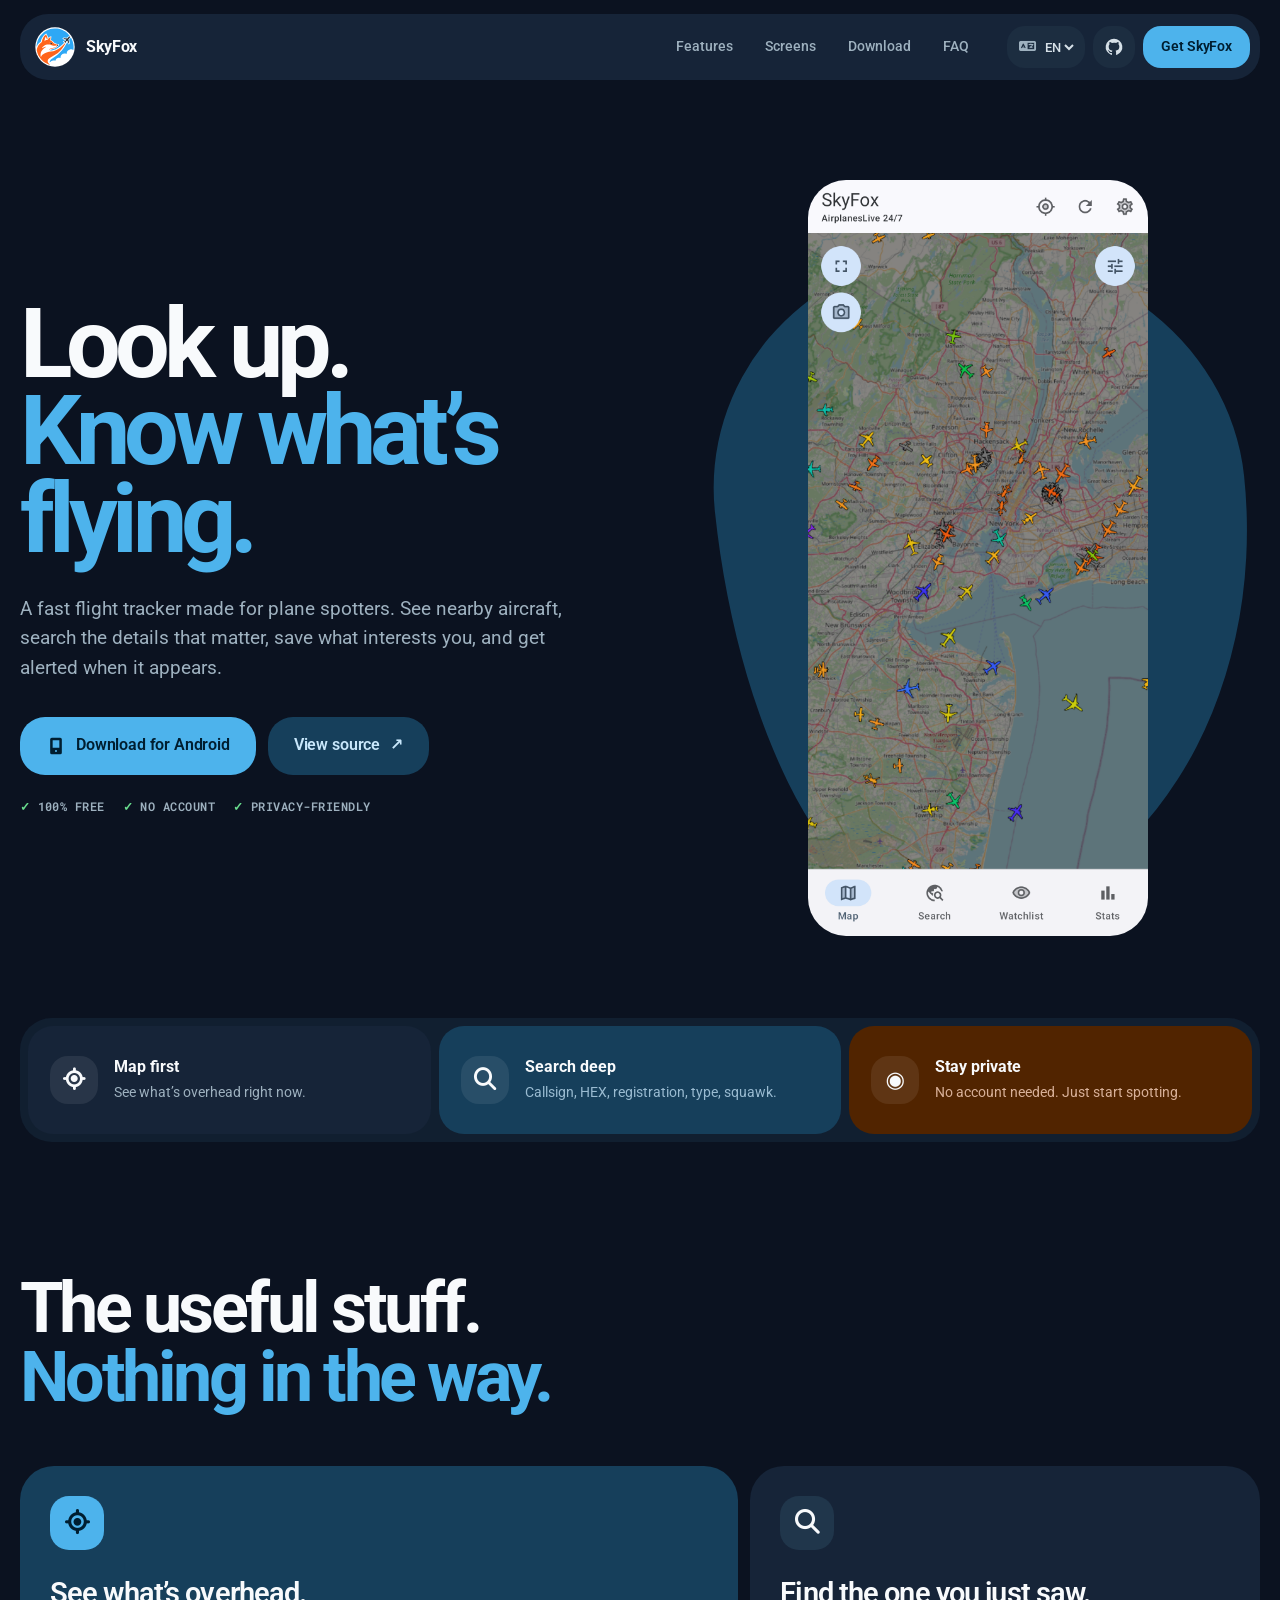
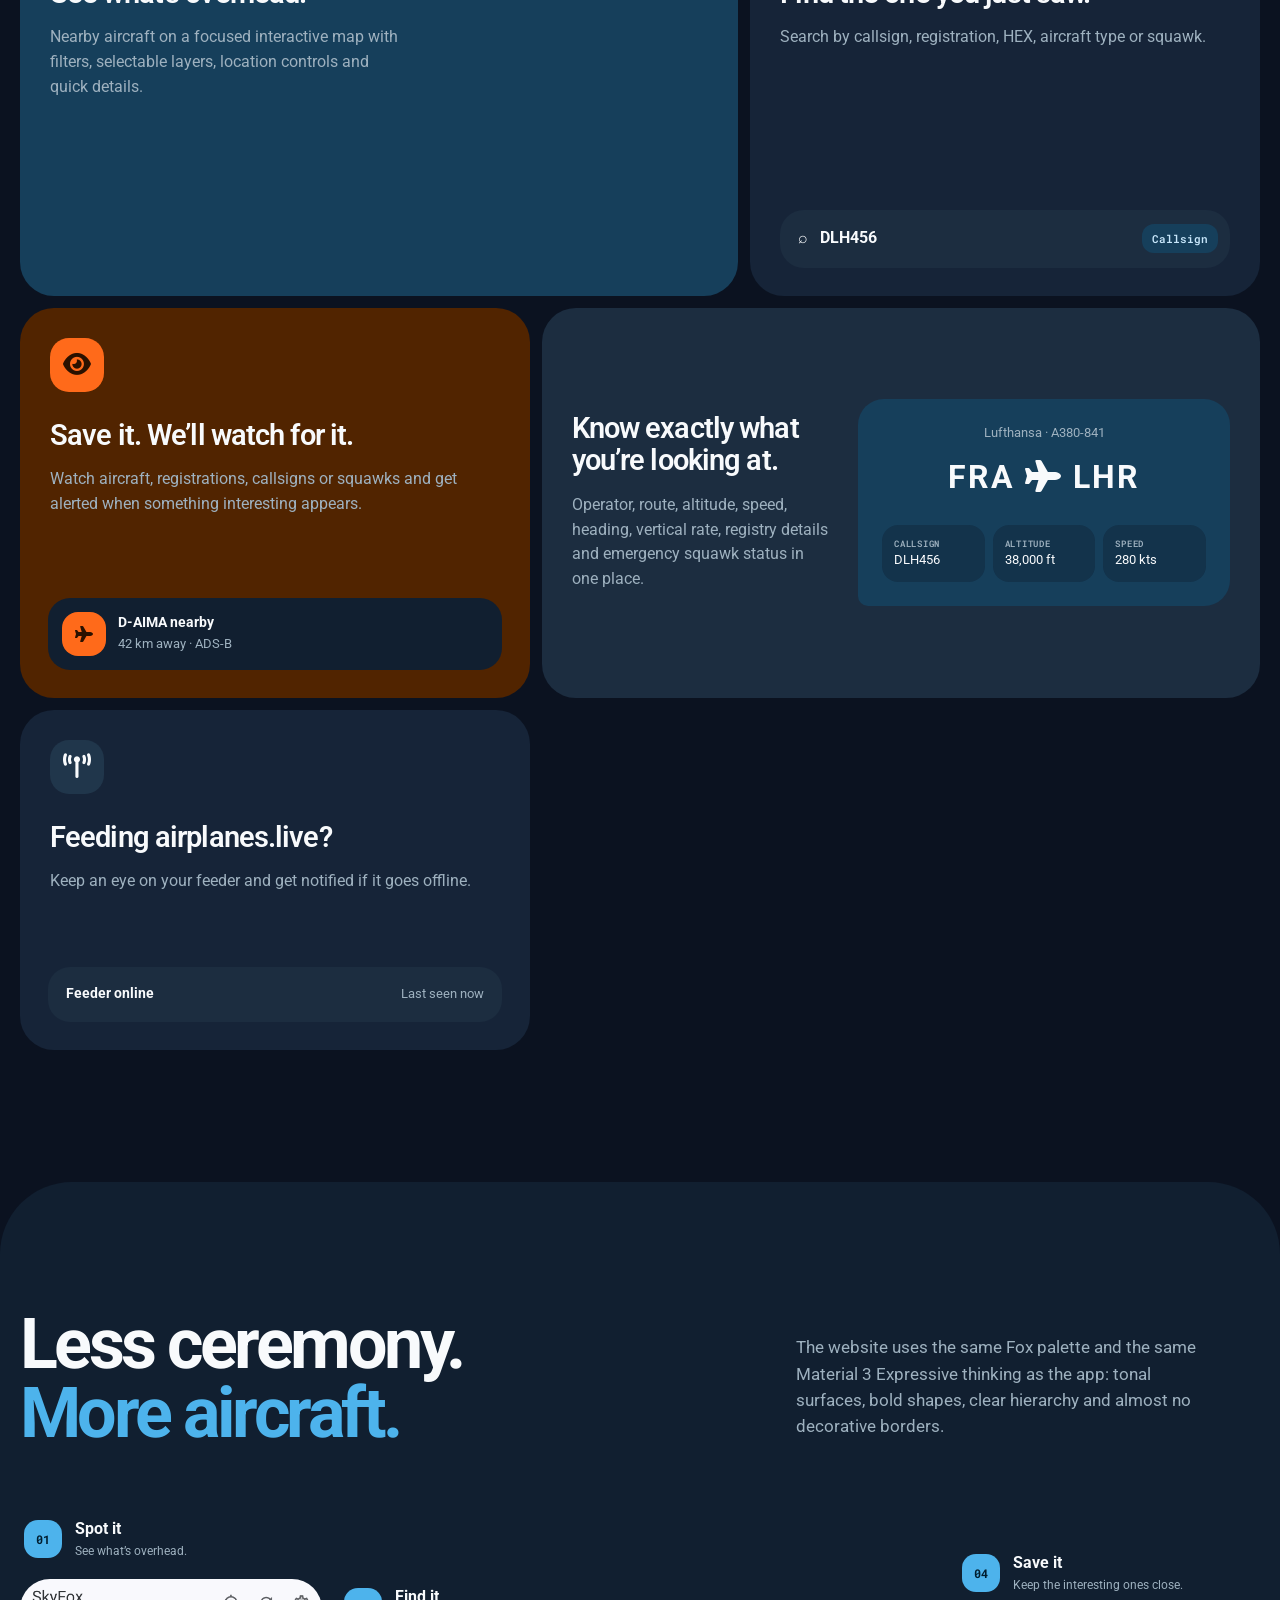
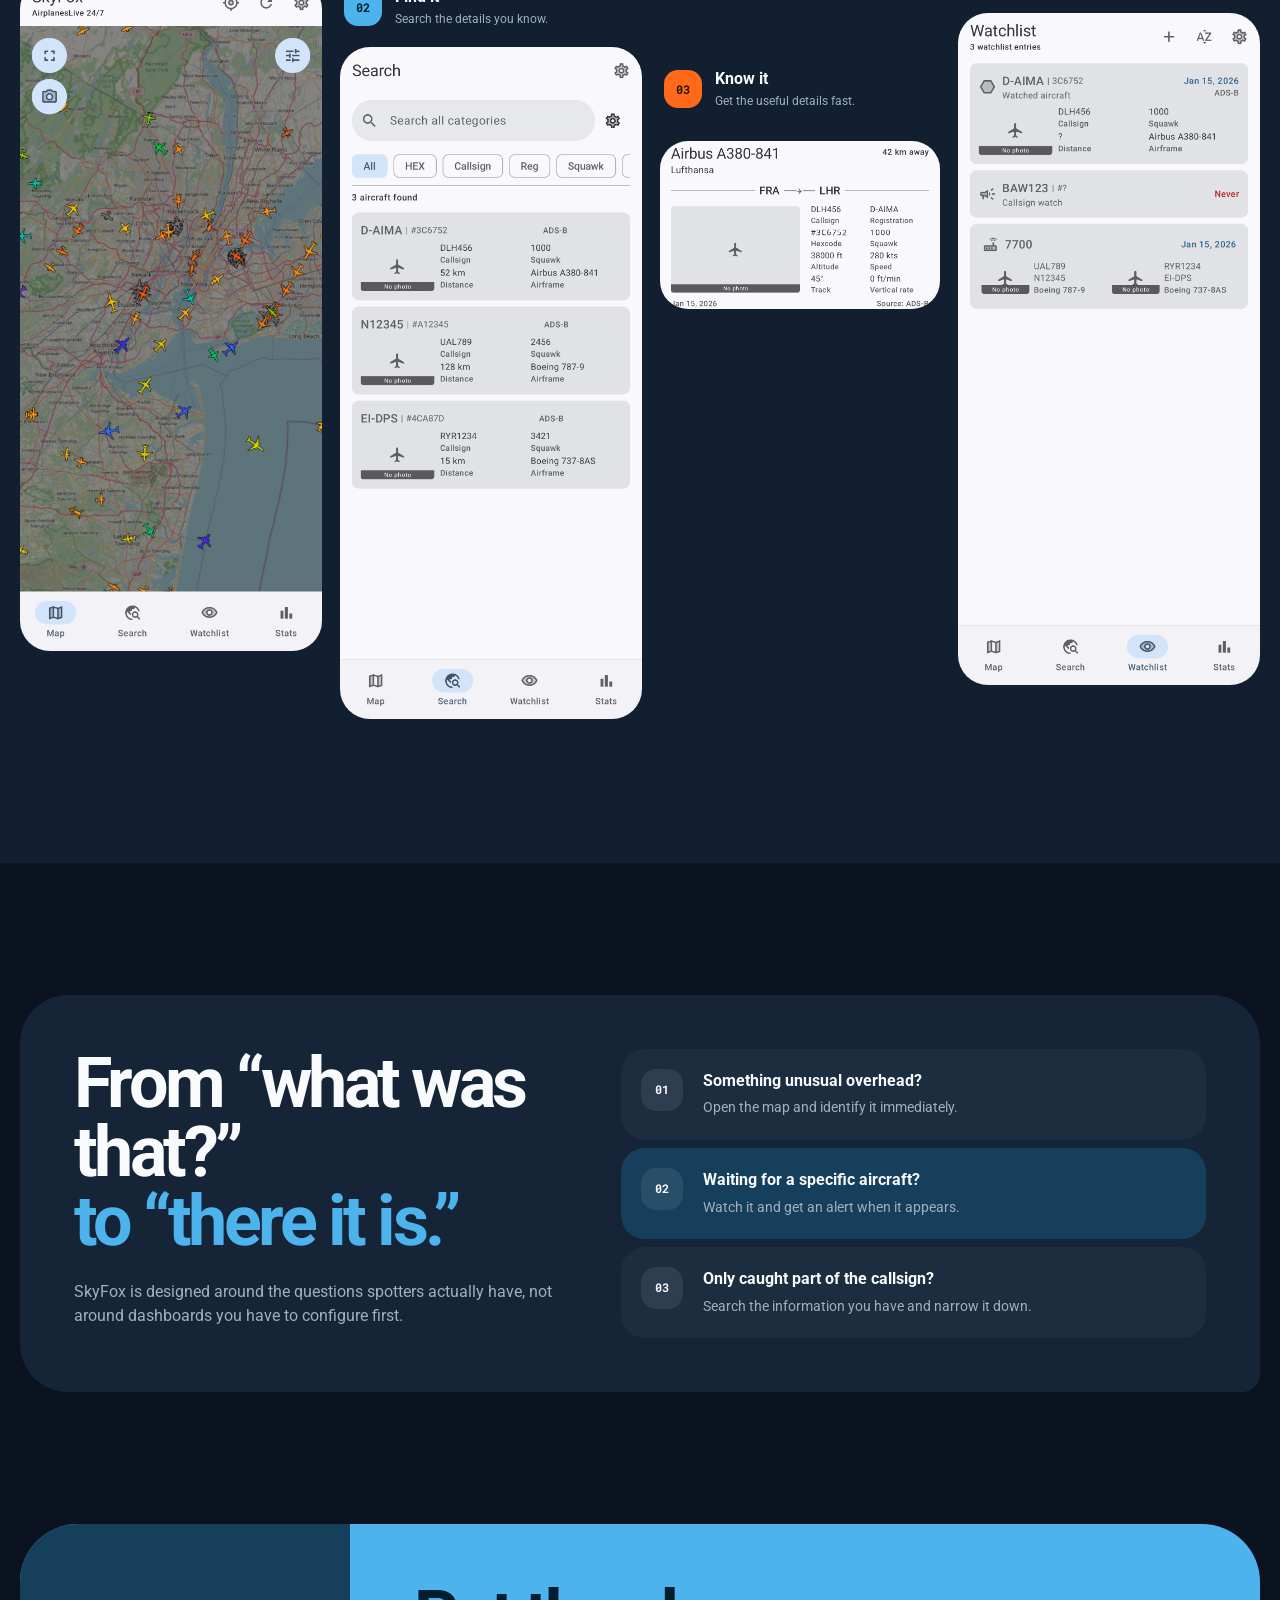
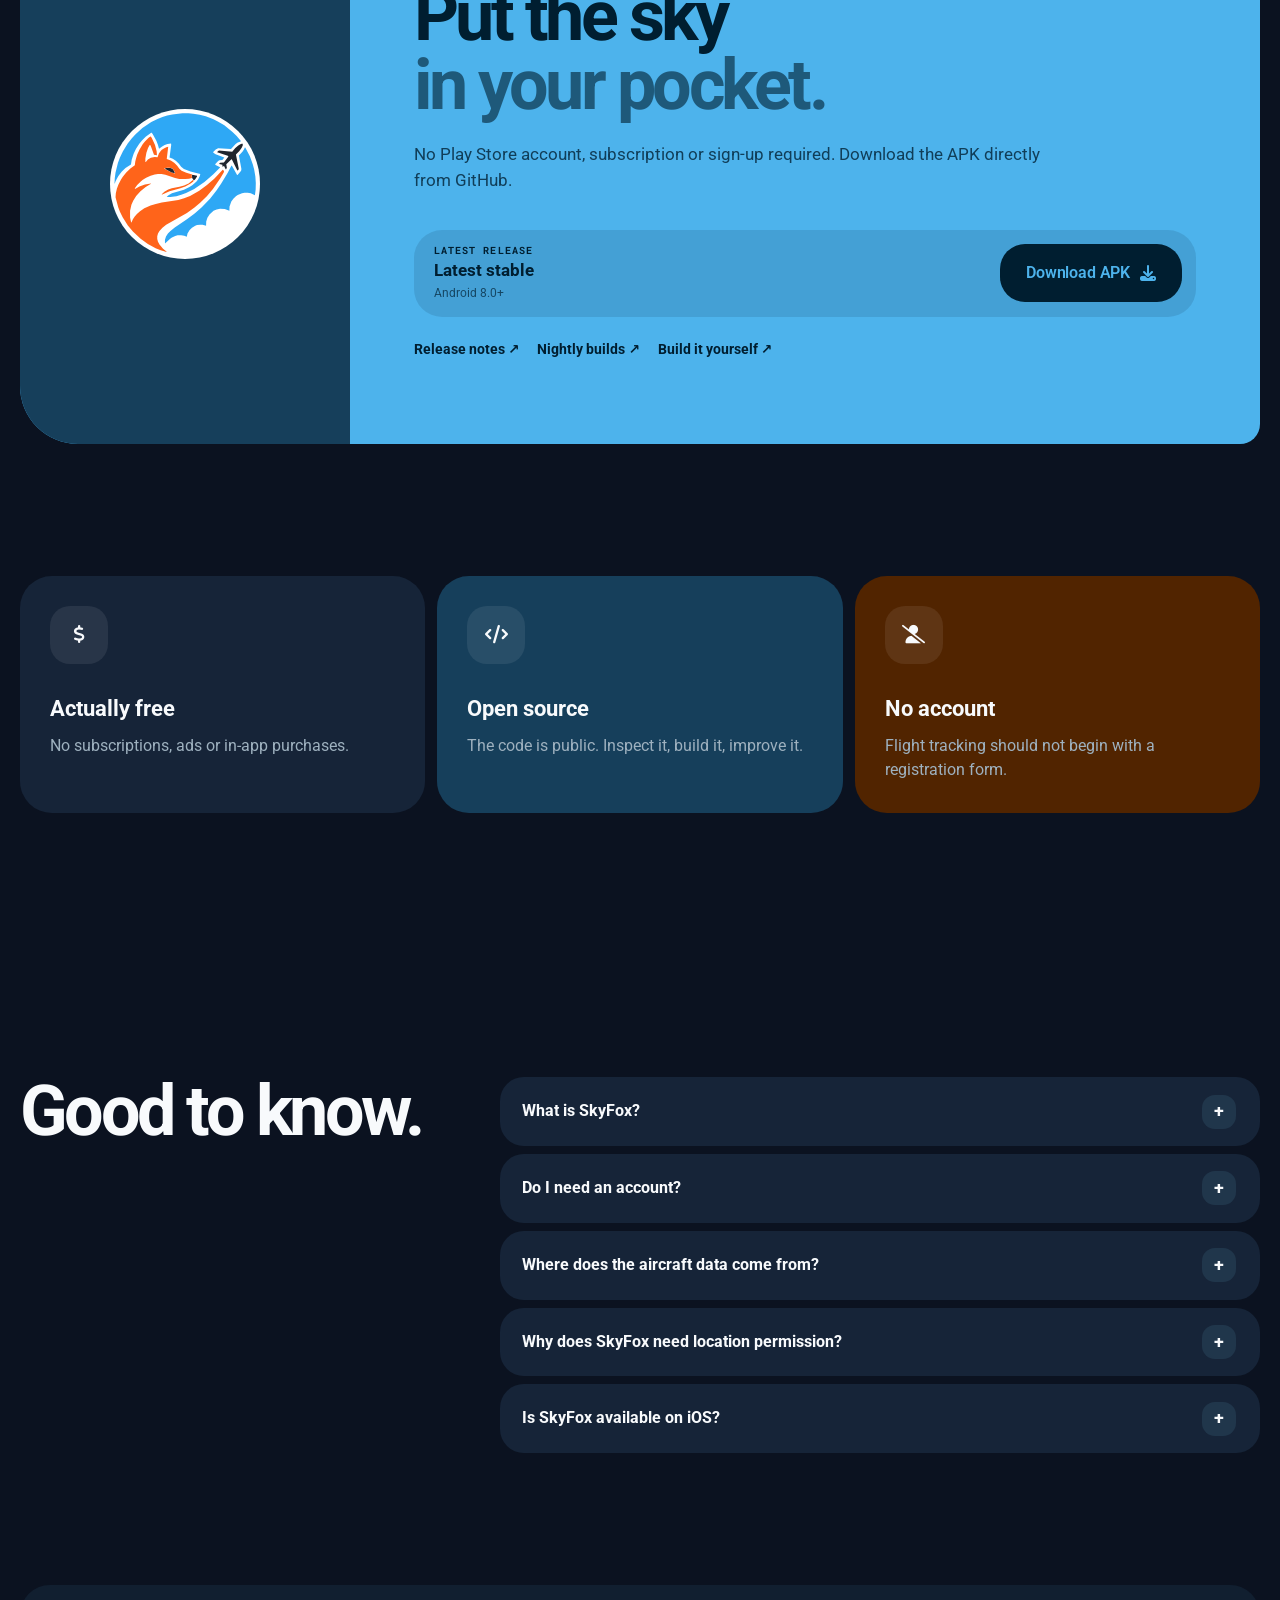
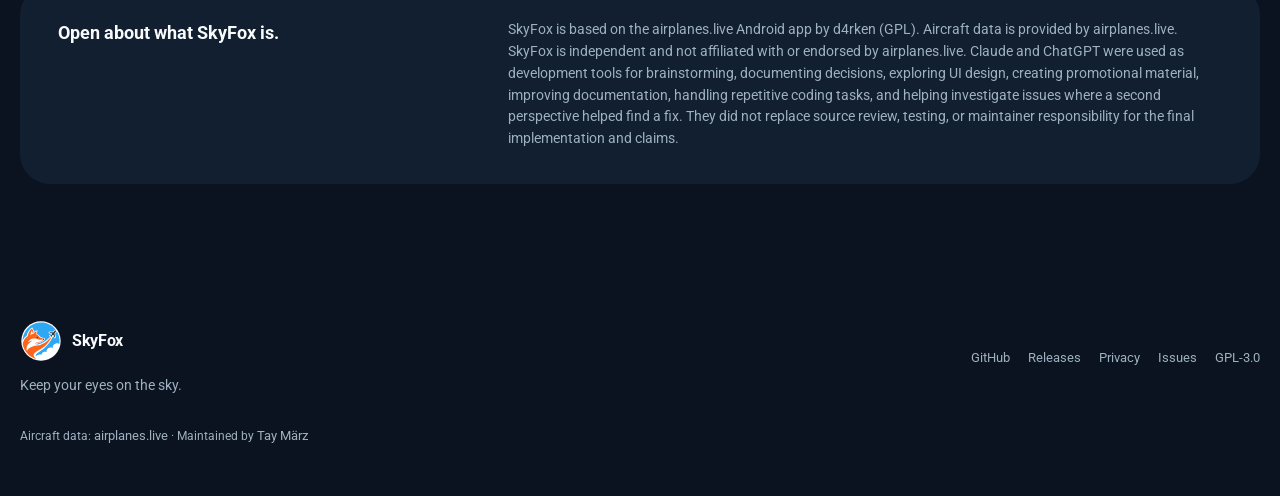
<file: index.html>
<!doctype html>
<html lang="en">
<head>
  <meta charset="utf-8">
  <meta name="viewport" content="width=device-width, initial-scale=1">
  <title>SkyFox — Open-source flight tracking for Android</title>
  <meta name="description" content="Track nearby aircraft live, search by callsign, registration, HEX or squawk, build watchlists and get alerts. SkyFox is free, open source and requires no account.">
  <meta name="theme-color" content="#0b1220">
  <meta name="color-scheme" content="dark">
  <link rel="canonical" href="https://skyfox.taymaerz.de/">
  <link rel="alternate" hreflang="en" href="https://skyfox.taymaerz.de/">
  <link rel="alternate" hreflang="de" href="https://skyfox.taymaerz.de/de/">
  <link rel="alternate" hreflang="fr" href="https://skyfox.taymaerz.de/fr/">
  <link rel="alternate" hreflang="es" href="https://skyfox.taymaerz.de/es/">
  <link rel="alternate" hreflang="it" href="https://skyfox.taymaerz.de/it/">
  <link rel="alternate" hreflang="x-default" href="https://skyfox.taymaerz.de/">
  <meta property="og:type" content="website">
  <meta property="og:title" content="SkyFox — Open-source flight tracking for Android">
  <meta property="og:description" content="Live aircraft. Deep search. Watchlists and alerts. No account required.">
  <meta property="og:image" content="https://skyfox.taymaerz.de/assets/og-image.png">
  <meta property="og:url" content="https://skyfox.taymaerz.de/">
  <meta name="twitter:card" content="summary_large_image">
  <meta name="twitter:title" content="SkyFox — Open-source flight tracking for Android">
  <meta name="twitter:description" content="Live aircraft. Deep search. Watchlists and alerts. No account required.">
  <meta name="twitter:image" content="https://skyfox.taymaerz.de/assets/og-image.png">
  <link rel="icon" type="image/svg+xml" href="/assets/SkyFox_Monochrome.svg">
  <link rel="preconnect" href="https://fonts.googleapis.com">
  <link rel="stylesheet" href="https://cdnjs.cloudflare.com/ajax/libs/font-awesome/6.7.2/css/all.min.css">
  <link rel="preconnect" href="https://fonts.gstatic.com" crossorigin>
  <link href="https://fonts.googleapis.com/css2?family=Roboto:wght@300;400;500;600;700&family=Roboto+Mono:wght@500;600&display=swap" rel="stylesheet">
  <link rel="stylesheet" href="/style.css?v=roboto-1">
  <script type="application/ld+json">
  {
    "@context":"https://schema.org",
    "@type":"SoftwareApplication",
    "name":"SkyFox",
    "applicationCategory":"UtilitiesApplication",
    "operatingSystem":"Android",
    "description":"Free, open-source ADS-B flight tracker for Android with live aircraft, search, watchlists and alerts.",
    "url":"https://skyfox.taymaerz.de/",
    "downloadUrl":"https://github.com/taynotfound/skyfox/releases/latest/download/skyfox-release.apk",
    "license":"https://www.gnu.org/licenses/gpl-3.0.en.html",
    "offers":{"@type":"Offer","price":"0","priceCurrency":"EUR"}
  }
  </script>
</head>
<body>
  <a class="skip-link" href="#main">Skip to content</a>

  <header class="topbar">
    <div class="nav-shell">
      <a class="brand" href="#top" aria-label="SkyFox home">
        <img src="/assets/SkyFox_Light.svg" alt="" width="44" height="44">
        <span>SkyFox</span>
      </a>

      <nav class="desktop-nav" aria-label="Main navigation">
        <a href="#features" data-i18n="navFeatures">Features</a>
        <a href="#screens" data-i18n="navScreens">Screens</a>
        <a href="#download" data-i18n="navDownload">Download</a>
        <a href="#faq" data-i18n="navFaq">FAQ</a>
      </nav>

      <div class="nav-actions">
        <label class="language-control" aria-label="Language">
          <i aria-hidden="true" class="control-icon fa-solid fa-language"></i>
          <select id="locale" aria-label="Language">
            <option value="en">EN</option>
            <option value="de">DE</option>
            <option value="fr">FR</option>
            <option value="es">ES</option>
            <option value="it">IT</option>
          </select>
        </label>
        <a class="icon-button" href="https://github.com/taynotfound/skyfox" target="_blank" rel="noreferrer" aria-label="Open SkyFox on GitHub">
          <svg viewBox="0 0 24 24" aria-hidden="true"><path d="M12 2a10 10 0 0 0-3.16 19.49c.5.09.68-.22.68-.48v-1.87c-2.78.6-3.37-1.18-3.37-1.18-.46-1.16-1.11-1.47-1.11-1.47-.91-.62.07-.61.07-.61 1 .07 1.53 1.03 1.53 1.03.9 1.53 2.35 1.09 2.92.83.09-.65.35-1.09.64-1.34-2.22-.25-4.56-1.11-4.56-4.94 0-1.09.39-1.98 1.03-2.68-.1-.25-.45-1.27.1-2.64 0 0 .84-.27 2.75 1.02A9.56 9.56 0 0 1 12 6.82c.85 0 1.71.12 2.51.34 1.91-1.29 2.75-1.02 2.75-1.02.55 1.37.2 2.39.1 2.64.64.7 1.03 1.59 1.03 2.68 0 3.84-2.34 4.69-4.57 4.94.36.31.68.92.68 1.86v2.75c0 .27.18.58.69.48A10 10 0 0 0 12 2Z"/></svg>
        </a>
        <a class="button button-small button-primary" href="#download" data-i18n="navCta">Get SkyFox</a>
      </div>
    </div>
  </header>

  <main id="main">
    <section class="hero wrap" id="top">
      <div class="hero-copy reveal">
        <div class="status-chip"><span data-i18n="heroEyebrow">Free · open source · Android</span></div>
        <h1 data-i18n="heroTitle">Look up.<br><span>Know what’s flying.</span></h1>
        <p class="hero-lede" data-i18n="heroLede">A fast flight tracker made for plane spotters. See nearby aircraft, search the details that matter, save what interests you, and get alerted when it appears.</p>
        <div class="hero-actions">
          <a class="button button-primary button-large" href="#download">
            <svg viewBox="0 0 24 24" aria-hidden="true"><path d="M7 2h10a2 2 0 0 1 2 2v16a2 2 0 0 1-2 2H7a2 2 0 0 1-2-2V4a2 2 0 0 1 2-2Zm5 17.25a1.25 1.25 0 1 0 0-2.5 1.25 1.25 0 0 0 0 2.5ZM8 5v9h8V5H8Z"/></svg>
            <span data-i18n="download">Download for Android</span>
          </a>
          <a class="button button-tonal button-large" href="https://github.com/taynotfound/skyfox" target="_blank" rel="noreferrer">
            <span data-i18n="source">View source</span>
            <span aria-hidden="true">↗</span>
          </a>
        </div>
        <div class="trust-row" aria-label="Key facts">
          <span data-i18n="trustFree">100% free</span>
          <span data-i18n="trustNoAccount">No account</span>
          <span data-i18n="trustPrivate">Privacy-friendly</span>
        </div>
      </div>

      <div class="hero-visual reveal" aria-label="SkyFox live map preview">
        <div class="hero-blob" aria-hidden="true"></div>
        <div class="phone phone-hero">
          <img src="/assets/screenshots/en/map.png" alt="SkyFox live aircraft map" fetchpriority="high">
        </div>

      </div>
    </section>

    <section class="quick-band wrap reveal" aria-label="SkyFox at a glance">
      <div class="quick-item">
        <span class="quick-icon"><i class="fa-solid fa-location-crosshairs" aria-hidden="true"></i></span>
        <div><strong data-i18n="quick1Title">Map first</strong><span data-i18n="quick1Text">See what’s overhead right now.</span></div>
      </div>
      <div class="quick-item">
        <span class="quick-icon"><i class="fa-solid fa-magnifying-glass" aria-hidden="true"></i></span>
        <div><strong data-i18n="quick2Title">Search deep</strong><span data-i18n="quick2Text">Callsign, HEX, registration, type, squawk.</span></div>
      </div>
      <div class="quick-item">
        <span class="quick-icon">◉</span>
        <div><strong data-i18n="quick3Title">Stay private</strong><span data-i18n="quick3Text">No account needed. Just start spotting.</span></div>
      </div>
    </section>

    <section class="section wrap" id="features">
      <div class="section-heading reveal">
        <p class="eyebrow" data-i18n="featuresEyebrow">Made for the moment you look up</p>
        <h2 data-i18n="featuresH2">The useful stuff.<br><span>Nothing in the way.</span></h2>
      </div>

      <div class="bento-grid">
        <article class="feature-card feature-map reveal">
          <div class="feature-icon feature-icon-primary"><i class="fa-solid fa-location-crosshairs" aria-hidden="true"></i></div>
          <div class="feature-copy">
            <p class="kicker" data-i18n="feat1Label">LIVE MAP</p>
            <h3 data-i18n="feat1H3">See what’s overhead.</h3>
            <p data-i18n="feat1P">Nearby aircraft on a focused interactive map with filters, selectable layers, location controls and quick details.</p>
          </div>
          <div class="map-decoration" aria-hidden="true">
            <span style="--x:15%;--y:22%;--r:-22deg">✈</span><span style="--x:47%;--y:18%;--r:16deg">✈</span><span style="--x:75%;--y:42%;--r:72deg">✈</span><span style="--x:29%;--y:68%;--r:-44deg">✈</span><span style="--x:69%;--y:79%;--r:118deg">✈</span>
          </div>
        </article>

        <article class="feature-card feature-search reveal">
          <div class="feature-icon"><i class="fa-solid fa-magnifying-glass" aria-hidden="true"></i></div>
          <p class="kicker" data-i18n="feat2Label">SEARCH</p>
          <h3 data-i18n="feat2H3">Find the one you just saw.</h3>
          <p data-i18n="feat2P">Search by callsign, registration, HEX, aircraft type or squawk.</p>
          <div class="fake-search" aria-hidden="true"><span>⌕</span><span>DLH456</span><span class="fake-filter">Callsign</span></div>
        </article>

        <article class="feature-card feature-watch reveal">
          <div class="feature-icon feature-icon-orange"><i class="fa-solid fa-eye" aria-hidden="true"></i></div>
          <p class="kicker" data-i18n="feat3Label">WATCHLISTS + ALERTS</p>
          <h3 data-i18n="feat3H3">Save it. We’ll watch for it.</h3>
          <p data-i18n="feat3P">Watch aircraft, registrations, callsigns or squawks and get alerted when something interesting appears.</p>
          <div class="alert-pill" aria-hidden="true"><span><i class="fa-solid fa-plane" aria-hidden="true"></i></span><div><strong>D-AIMA nearby</strong><small>42 km away · ADS-B</small></div></div>
        </article>

        <article class="feature-card feature-details reveal">
          <div class="feature-copy">
            <p class="kicker" data-i18n="feat4Label">AIRCRAFT DETAILS</p>
            <h3 data-i18n="feat4H3">Know exactly what you’re looking at.</h3>
            <p data-i18n="feat4P">Operator, route, altitude, speed, heading, vertical rate, registry details and emergency squawk status in one place.</p>
          </div>
          <div class="route-card" aria-hidden="true">
            <div><small>Lufthansa · A380-841</small><strong>FRA <i class="fa-solid fa-plane" aria-hidden="true"></i> LHR</strong></div>
            <div class="route-stats"><span><small>CALLSIGN</small>DLH456</span><span><small>ALTITUDE</small>38,000 ft</span><span><small>SPEED</small>280 kts</span></div>
          </div>
        </article>

        <article class="feature-card feature-feeder reveal">
          <div class="feature-icon"><i class="fa-solid fa-tower-broadcast" aria-hidden="true"></i></div>
          <p class="kicker" data-i18n="feat5Label">FEEDER STATUS</p>
          <h3 data-i18n="feat5H3">Feeding airplanes.live?</h3>
          <p data-i18n="feat5P">Keep an eye on your feeder and get notified if it goes offline.</p>
          <div class="status-line" aria-hidden="true"><strong>Feeder online</strong><small>Last seen now</small></div>
        </article>
      </div>
    </section>

    <section class="screens-section" id="screens">
      <div class="wrap">
        <div class="screens-head reveal">
          <div>
            <p class="eyebrow" data-i18n="screensEyebrow">Real app screens</p>
            <h2 data-i18n="galleryTitle">Less ceremony.<br><span>More aircraft.</span></h2>
          </div>
          <p data-i18n="galleryIntro">The website uses the same Fox palette and the same Material 3 Expressive thinking as the app: tonal surfaces, bold shapes, clear hierarchy and almost no decorative borders.</p>
        </div>

        <div class="screen-flow">
          <article class="screen-step screen-step-tall reveal">
            <div class="screen-meta"><span>01</span><div><strong data-i18n="screen1Title">Spot it</strong><small data-i18n="screen1Text">See what’s overhead.</small></div></div>
            <div class="phone"><img src="/assets/screenshots/en/map.png" alt="SkyFox map screen" loading="lazy"></div>
          </article>
          <article class="screen-step screen-step-tall reveal">
            <div class="screen-meta"><span>02</span><div><strong data-i18n="screen2Title">Find it</strong><small data-i18n="screen2Text">Search the details you know.</small></div></div>
            <div class="phone"><img src="/assets/screenshots/en/search.png" alt="SkyFox search screen" loading="lazy"></div>
          </article>
          <article class="screen-step reveal">
            <div class="screen-meta"><span>03</span><div><strong data-i18n="screen3Title">Know it</strong><small data-i18n="screen3Text">Get the useful details fast.</small></div></div>
            <div class="screen-card-wide"><img src="/assets/screenshots/en/plane-details.png" alt="SkyFox aircraft details screen" loading="lazy"></div>
          </article>
          <article class="screen-step screen-step-tall reveal">
            <div class="screen-meta"><span>04</span><div><strong data-i18n="screen4Title">Save it</strong><small data-i18n="screen4Text">Keep the interesting ones close.</small></div></div>
            <div class="phone"><img src="/assets/screenshots/en/watch.png" alt="SkyFox watchlist screen" loading="lazy"></div>
          </article>
        </div>
      </div>
    </section>

    <section class="section wrap spotter-section">
      <div class="spotter-shell reveal">
        <div class="spotter-copy">
          <p class="eyebrow" data-i18n="spotterEyebrow">Built for spotting</p>
          <h2 data-i18n="spotterH2">From “what was that?”<br><span>to “there it is.”</span></h2>
          <p data-i18n="spotterP">SkyFox is designed around the questions spotters actually have, not around dashboards you have to configure first.</p>
        </div>
        <div class="scenario-list">
          <div class="scenario"><span>01</span><div><strong data-i18n="scenario1Q">Something unusual overhead?</strong><p data-i18n="scenario1A">Open the map and identify it immediately.</p></div></div>
          <div class="scenario"><span>02</span><div><strong data-i18n="scenario2Q">Waiting for a specific aircraft?</strong><p data-i18n="scenario2A">Watch it and get an alert when it appears.</p></div></div>
          <div class="scenario"><span>03</span><div><strong data-i18n="scenario3Q">Only caught part of the callsign?</strong><p data-i18n="scenario3A">Search the information you have and narrow it down.</p></div></div>
        </div>
      </div>
    </section>

    <section class="download-section wrap" id="download">
      <div class="download-shell reveal">
        <div class="download-logo-wrap"><img src="/assets/SkyFox_Light.svg" alt="SkyFox" width="160" height="160"></div>
        <div class="download-copy">
          <p class="eyebrow" data-i18n="downloadEyebrow">Free & open source</p>
          <h2 data-i18n="downloadH2">Put the sky<br><span>in your pocket.</span></h2>
          <p class="download-intro" data-i18n="downloadIntro">No Play Store account, subscription or sign-up required. Download the APK directly from GitHub.</p>
          <div class="release-row">
            <div class="release-info"><small data-i18n="latestRelease">LATEST RELEASE</small><strong id="release-tag">Latest stable</strong><span data-i18n="androidRequirement">Android 8.0+</span></div>
            <a class="button button-primary button-large" id="release-dl" href="https://github.com/taynotfound/skyfox/releases/latest/download/skyfox-release.apk"><span data-i18n="downloadBtn">Download APK</span><i class="fa-solid fa-download" aria-hidden="true"></i></a>
          </div>
          <div class="download-links">
            <a id="release-notes" href="https://github.com/taynotfound/skyfox/releases/latest" target="_blank" rel="noreferrer" data-i18n="changelog">Release notes ↗</a>
            <a href="https://github.com/taynotfound/skyfox/releases/tag/nightly" target="_blank" rel="noreferrer" data-i18n="nightly">Nightly builds ↗</a>
            <a href="https://github.com/taynotfound/skyfox" target="_blank" rel="noreferrer" data-i18n="buildYourself">Build it yourself ↗</a>
          </div>
        </div>
      </div>
    </section>

    <section class="section wrap values-section">
      <div class="value-card reveal"><span class="value-symbol"><i class="fa-solid fa-dollar-sign" aria-hidden="true"></i></span><strong data-i18n="value1Title">Actually free</strong><p data-i18n="value1Text">No subscriptions, ads or in-app purchases.</p></div>
      <div class="value-card reveal"><span class="value-symbol"><i class="fa-solid fa-code" aria-hidden="true"></i></span><strong data-i18n="value2Title">Open source</strong><p data-i18n="value2Text">The code is public. Inspect it, build it, improve it.</p></div>
      <div class="value-card reveal"><span class="value-symbol"><i class="fa-solid fa-user-slash" aria-hidden="true"></i></span><strong data-i18n="value3Title">No account</strong><p data-i18n="value3Text">Flight tracking should not begin with a registration form.</p></div>
    </section>

    <section class="section wrap faq-section" id="faq">
      <div class="section-heading compact reveal"><p class="eyebrow">FAQ</p><h2 data-i18n="faqH2">Good to know.</h2></div>
      <div class="faq-list">
        <details class="faq-item reveal"><summary data-i18n="faq1Q">What is SkyFox?</summary><p data-i18n="faq1A">SkyFox is a free, open-source Android app for live aircraft tracking using ADS-B data from airplanes.live.</p></details>
        <details class="faq-item reveal"><summary data-i18n="faq2Q">Do I need an account?</summary><p data-i18n="faq2A">No. You can install SkyFox and start using it without creating an account.</p></details>
        <details class="faq-item reveal"><summary data-i18n="faq3Q">Where does the aircraft data come from?</summary><p data-i18n="faq3A">Aircraft data is provided by airplanes.live, a community-driven ADS-B network. SkyFox is independent and is not affiliated with or endorsed by airplanes.live.</p></details>
        <details class="faq-item reveal"><summary data-i18n="faq4Q">Why does SkyFox need location permission?</summary><p data-i18n="faq4A">Location is used to show aircraft near you and center the map. You can decline permission and move the map manually instead.</p></details>
        <details class="faq-item reveal"><summary data-i18n="faq5Q">Is SkyFox available on iOS?</summary><p data-i18n="faq5A">No. SkyFox is currently Android-only.</p></details>
      </div>
    </section>

    <section class="project-note wrap reveal">
      <div><p class="eyebrow" data-i18n="projectEyebrow">Independent project</p><strong data-i18n="projectTitle">Open about what SkyFox is.</strong></div>
      <p data-i18n="projectText">SkyFox is based on the airplanes.live Android app by d4rken (GPL). Aircraft data is provided by airplanes.live. SkyFox is independent and not affiliated with or endorsed by airplanes.live. Claude and ChatGPT were used as development tools for brainstorming, documenting decisions, exploring UI design, creating promotional material, improving documentation, handling repetitive coding tasks, and helping investigate issues where a second perspective helped find a fix. They did not replace source review, testing, or maintainer responsibility for the final implementation and claims.</p>
    </section>
  </main>

  <footer class="footer wrap">
    <div class="footer-brand"><a class="brand" href="#top"><img src="/assets/SkyFox_Light.svg" alt="" width="42" height="42"><span>SkyFox</span></a><p data-i18n="footerTagline">Keep your eyes on the sky.</p></div>
    <nav aria-label="Footer navigation"><a href="https://github.com/taynotfound/skyfox" target="_blank" rel="noreferrer">GitHub</a><a href="https://github.com/taynotfound/skyfox/releases" target="_blank" rel="noreferrer" data-i18n="footerReleases">Releases</a><a href="/privacy/" data-i18n="footerPrivacy">Privacy</a><a href="https://github.com/taynotfound/skyfox/issues" target="_blank" rel="noreferrer" data-i18n="footerIssues">Issues</a><a href="https://github.com/taynotfound/skyfox/blob/main/LICENSE" target="_blank" rel="noreferrer">GPL-3.0</a></nav>
    <p class="footer-fine">Aircraft data: <a href="https://airplanes.live" target="_blank" rel="noreferrer">airplanes.live</a> · Maintained by <a href="https://taymaerz.de" target="_blank" rel="noreferrer">Tay März</a></p>
  </footer>

  <script src="/script.js" defer></script>
</body>
</html>
</file>
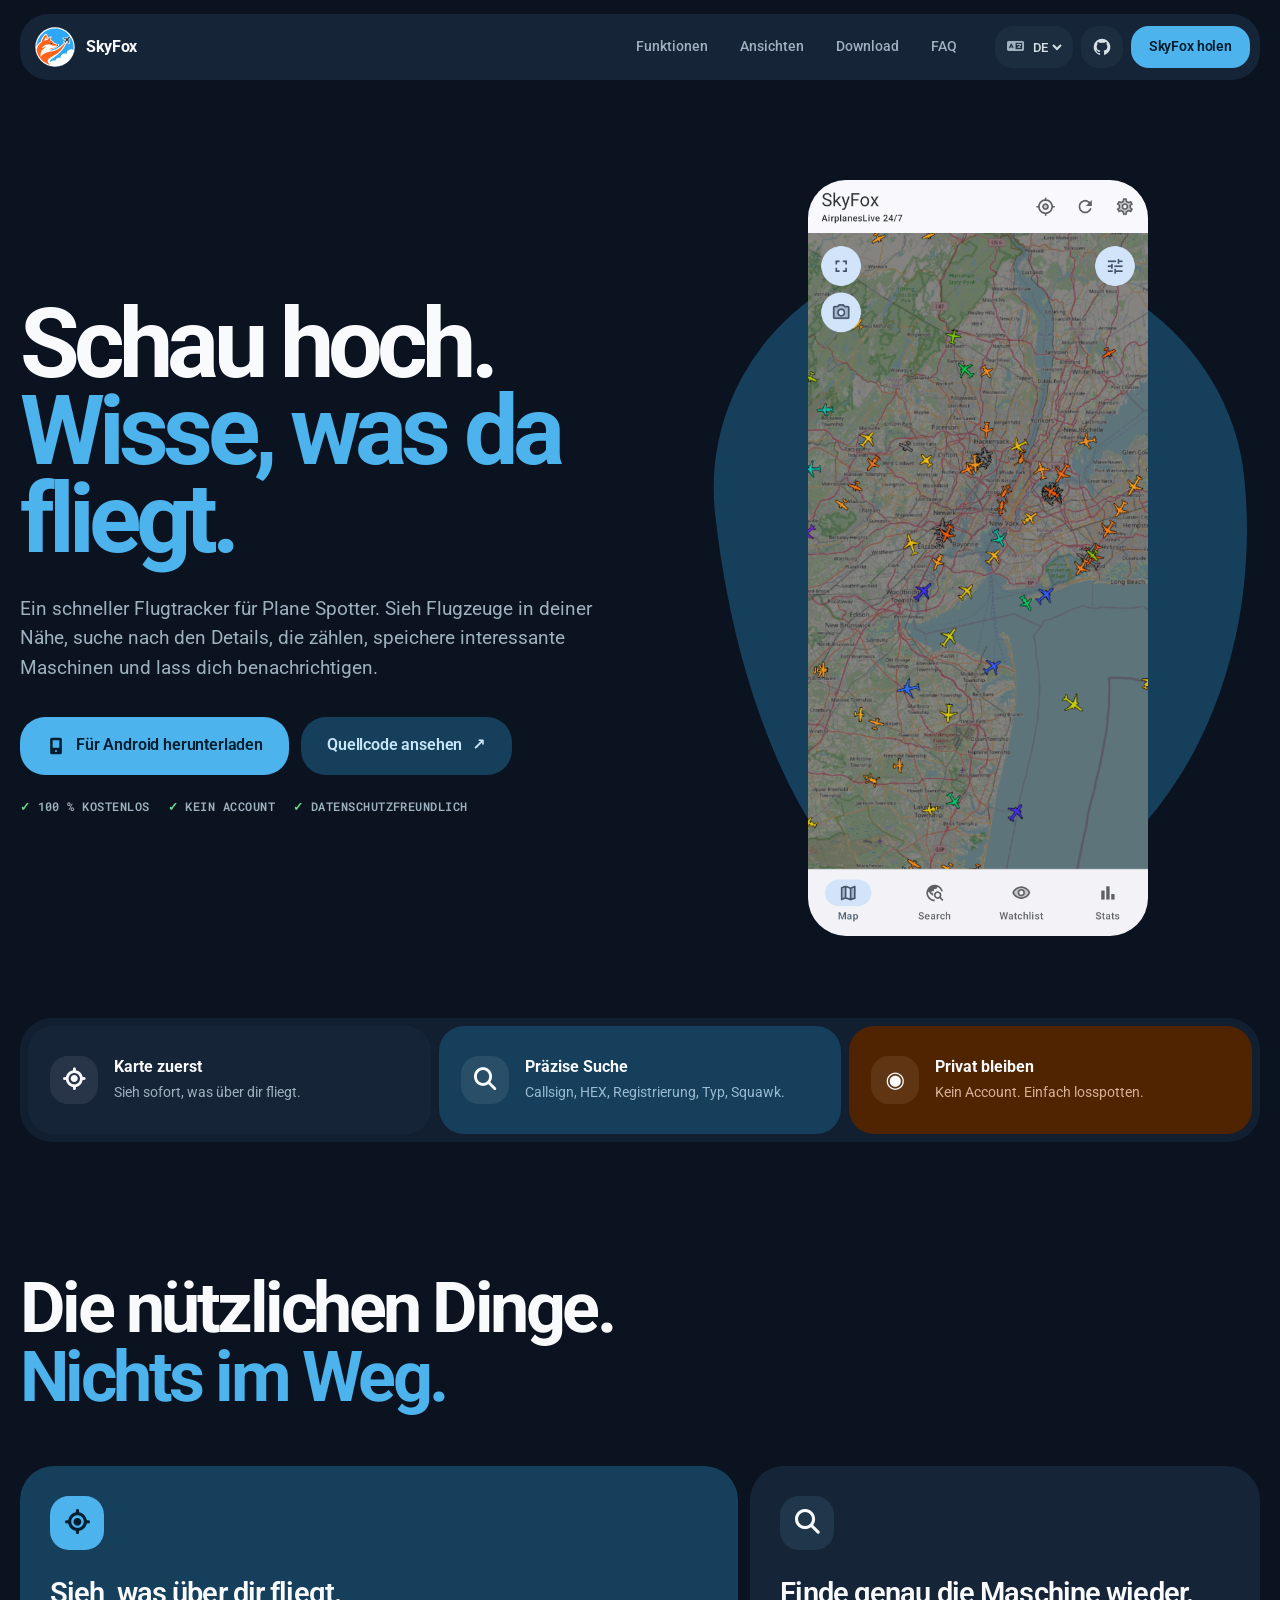
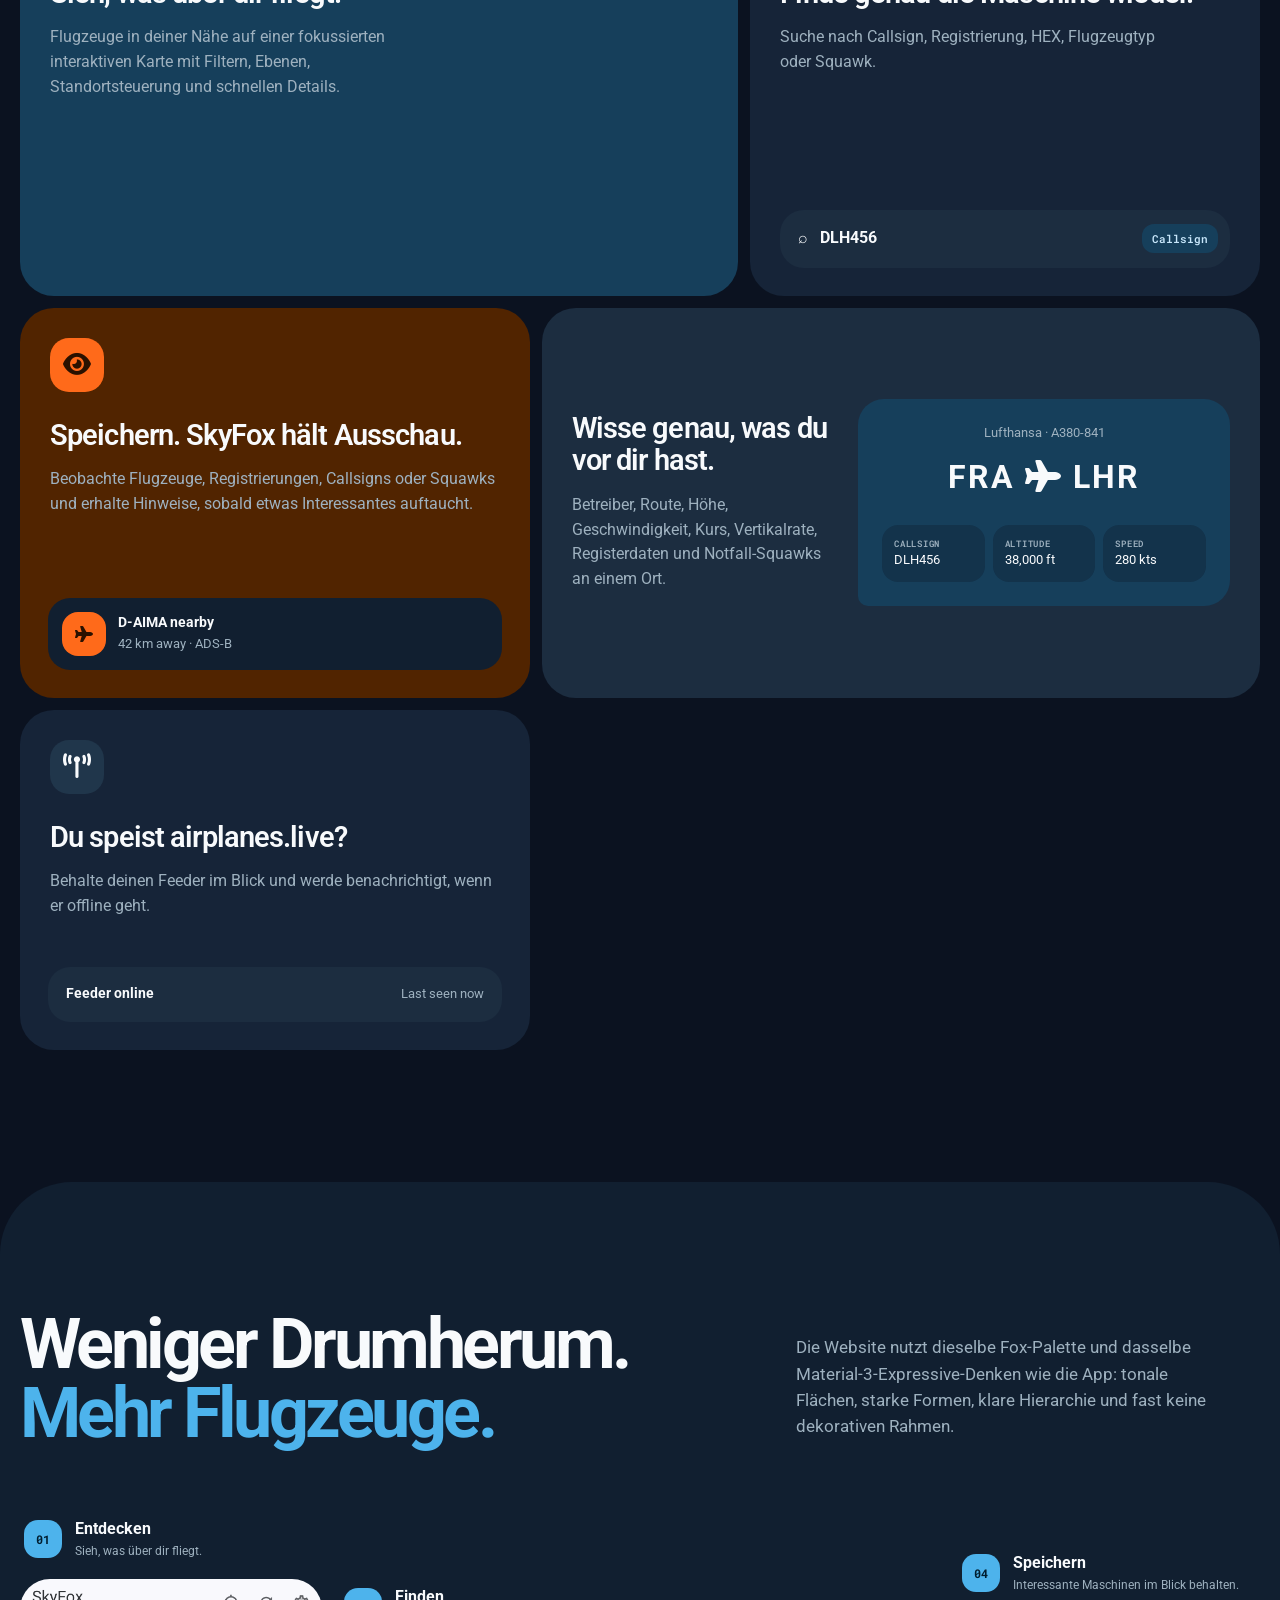
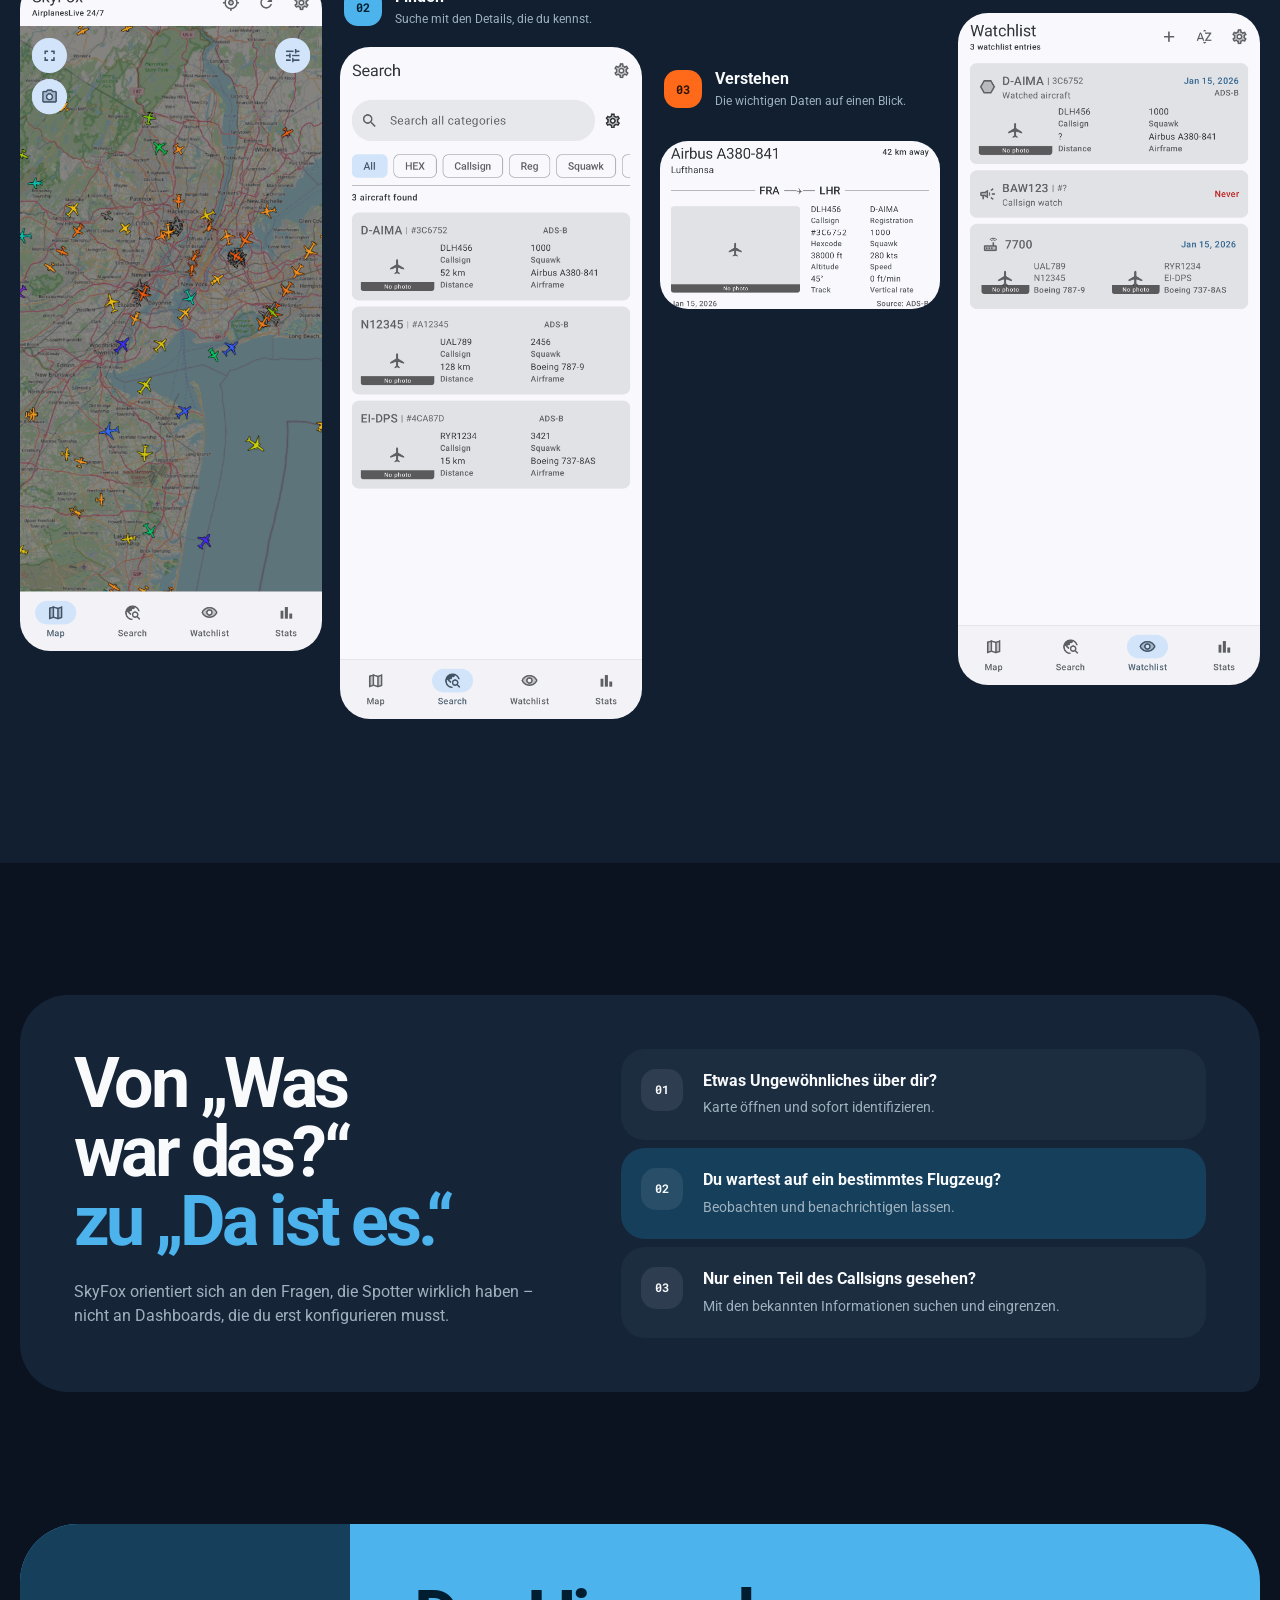
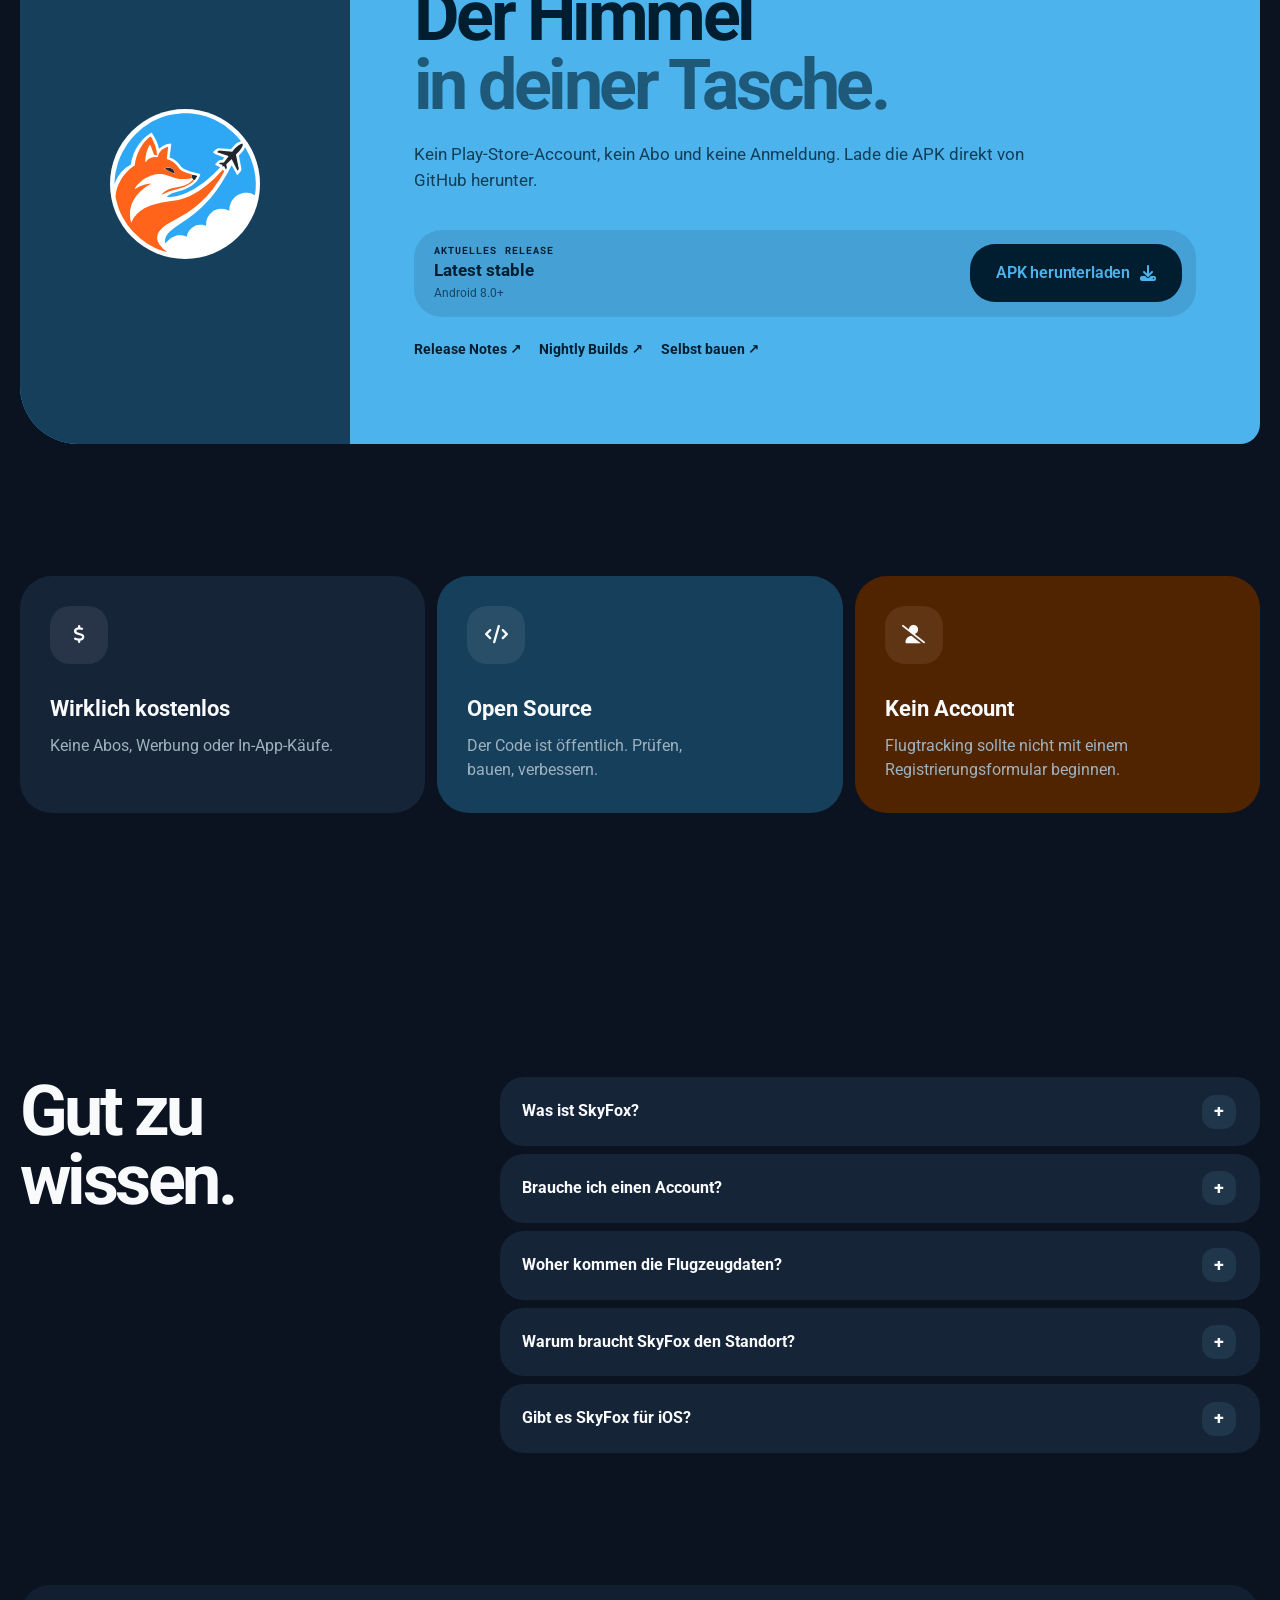
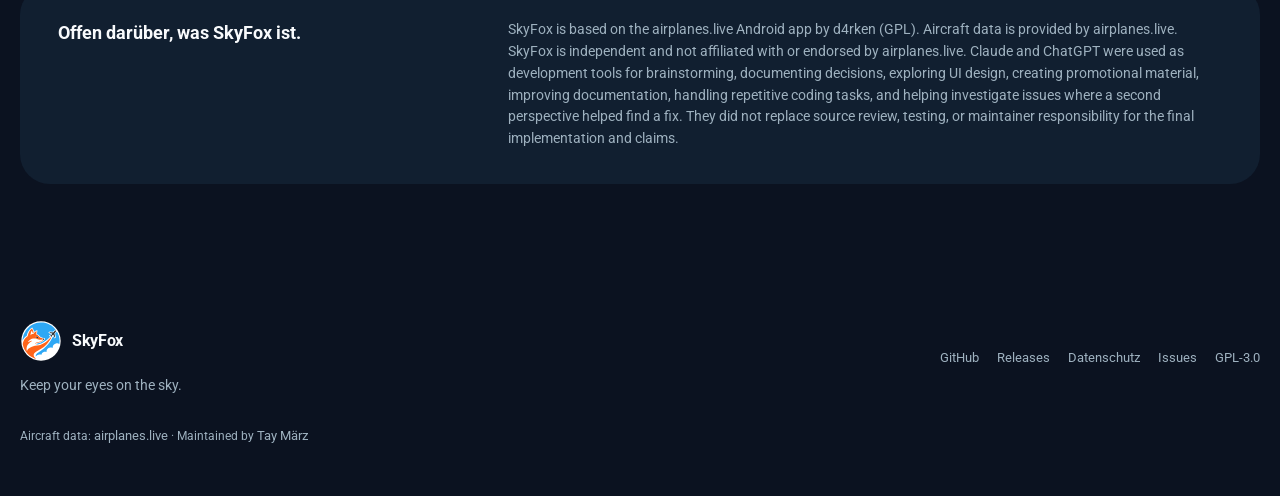
<file: de/index.html>
<!doctype html>
<html lang="de">
<head>
  <meta charset="utf-8">
  <meta name="viewport" content="width=device-width, initial-scale=1">
  <title>SkyFox — Open-source flight tracking for Android</title>
  <meta name="description" content="Track nearby aircraft live, search by callsign, registration, HEX or squawk, build watchlists and get alerts. SkyFox is free, open source and requires no account.">
  <meta name="theme-color" content="#0b1220">
  <meta name="color-scheme" content="dark">
  <link rel="canonical" href="https://skyfox.taymaerz.de/de/">
  <link rel="alternate" hreflang="en" href="https://skyfox.taymaerz.de/">
  <link rel="alternate" hreflang="de" href="https://skyfox.taymaerz.de/de/">
  <link rel="alternate" hreflang="fr" href="https://skyfox.taymaerz.de/fr/">
  <link rel="alternate" hreflang="es" href="https://skyfox.taymaerz.de/es/">
  <link rel="alternate" hreflang="it" href="https://skyfox.taymaerz.de/it/">
  <link rel="alternate" hreflang="x-default" href="https://skyfox.taymaerz.de/">
  <meta property="og:type" content="website">
  <meta property="og:title" content="SkyFox — Open-source flight tracking for Android">
  <meta property="og:description" content="Live aircraft. Deep search. Watchlists and alerts. No account required.">
  <meta property="og:image" content="https://skyfox.taymaerz.de/assets/og-image.png">
  <meta property="og:url" content="https://skyfox.taymaerz.de/de/">
  <meta name="twitter:card" content="summary_large_image">
  <meta name="twitter:title" content="SkyFox — Open-source flight tracking for Android">
  <meta name="twitter:description" content="Live aircraft. Deep search. Watchlists and alerts. No account required.">
  <meta name="twitter:image" content="https://skyfox.taymaerz.de/assets/og-image.png">
  <link rel="icon" type="image/svg+xml" href="/assets/SkyFox_Monochrome.svg">
  <link rel="preconnect" href="https://fonts.googleapis.com">
  <link rel="stylesheet" href="https://cdnjs.cloudflare.com/ajax/libs/font-awesome/6.7.2/css/all.min.css">
  <link rel="preconnect" href="https://fonts.gstatic.com" crossorigin>
  <link href="https://fonts.googleapis.com/css2?family=Roboto:wght@300;400;500;600;700&family=Roboto+Mono:wght@500;600&display=swap" rel="stylesheet">
  <link rel="stylesheet" href="/style.css?v=roboto-1">
  <script type="application/ld+json">
  {
    "@context":"https://schema.org",
    "@type":"SoftwareApplication",
    "name":"SkyFox",
    "applicationCategory":"UtilitiesApplication",
    "operatingSystem":"Android",
    "description":"Free, open-source ADS-B flight tracker for Android with live aircraft, search, watchlists and alerts.",
    "url":"https://skyfox.taymaerz.de/",
    "downloadUrl":"https://github.com/taynotfound/skyfox/releases/latest/download/skyfox-release.apk",
    "license":"https://www.gnu.org/licenses/gpl-3.0.en.html",
    "offers":{"@type":"Offer","price":"0","priceCurrency":"EUR"}
  }
  </script>
</head>
<body>
  <a class="skip-link" href="#main">Skip to content</a>

  <header class="topbar">
    <div class="nav-shell">
      <a class="brand" href="#top" aria-label="SkyFox home">
        <img src="/assets/SkyFox_Light.svg" alt="" width="44" height="44">
        <span>SkyFox</span>
      </a>

      <nav class="desktop-nav" aria-label="Main navigation">
        <a href="#features" data-i18n="navFeatures">Features</a>
        <a href="#screens" data-i18n="navScreens">Screens</a>
        <a href="#download" data-i18n="navDownload">Download</a>
        <a href="#faq" data-i18n="navFaq">FAQ</a>
      </nav>

      <div class="nav-actions">
        <label class="language-control" aria-label="Language">
          <i aria-hidden="true" class="control-icon fa-solid fa-language"></i>
          <select id="locale" aria-label="Language">
            <option value="en">EN</option>
            <option value="de">DE</option>
            <option value="fr">FR</option>
            <option value="es">ES</option>
            <option value="it">IT</option>
          </select>
        </label>
        <a class="icon-button" href="https://github.com/taynotfound/skyfox" target="_blank" rel="noreferrer" aria-label="Open SkyFox on GitHub">
          <svg viewBox="0 0 24 24" aria-hidden="true"><path d="M12 2a10 10 0 0 0-3.16 19.49c.5.09.68-.22.68-.48v-1.87c-2.78.6-3.37-1.18-3.37-1.18-.46-1.16-1.11-1.47-1.11-1.47-.91-.62.07-.61.07-.61 1 .07 1.53 1.03 1.53 1.03.9 1.53 2.35 1.09 2.92.83.09-.65.35-1.09.64-1.34-2.22-.25-4.56-1.11-4.56-4.94 0-1.09.39-1.98 1.03-2.68-.1-.25-.45-1.27.1-2.64 0 0 .84-.27 2.75 1.02A9.56 9.56 0 0 1 12 6.82c.85 0 1.71.12 2.51.34 1.91-1.29 2.75-1.02 2.75-1.02.55 1.37.2 2.39.1 2.64.64.7 1.03 1.59 1.03 2.68 0 3.84-2.34 4.69-4.57 4.94.36.31.68.92.68 1.86v2.75c0 .27.18.58.69.48A10 10 0 0 0 12 2Z"/></svg>
        </a>
        <a class="button button-small button-primary" href="#download" data-i18n="navCta">Get SkyFox</a>
      </div>
    </div>
  </header>

  <main id="main">
    <section class="hero wrap" id="top">
      <div class="hero-copy reveal">
        <div class="status-chip"><span data-i18n="heroEyebrow">Free · open source · Android</span></div>
        <h1 data-i18n="heroTitle">Look up.<br><span>Know what’s flying.</span></h1>
        <p class="hero-lede" data-i18n="heroLede">A fast flight tracker made for plane spotters. See nearby aircraft, search the details that matter, save what interests you, and get alerted when it appears.</p>
        <div class="hero-actions">
          <a class="button button-primary button-large" href="#download">
            <svg viewBox="0 0 24 24" aria-hidden="true"><path d="M7 2h10a2 2 0 0 1 2 2v16a2 2 0 0 1-2 2H7a2 2 0 0 1-2-2V4a2 2 0 0 1 2-2Zm5 17.25a1.25 1.25 0 1 0 0-2.5 1.25 1.25 0 0 0 0 2.5ZM8 5v9h8V5H8Z"/></svg>
            <span data-i18n="download">Download for Android</span>
          </a>
          <a class="button button-tonal button-large" href="https://github.com/taynotfound/skyfox" target="_blank" rel="noreferrer">
            <span data-i18n="source">View source</span>
            <span aria-hidden="true">↗</span>
          </a>
        </div>
        <div class="trust-row" aria-label="Key facts">
          <span data-i18n="trustFree">100% free</span>
          <span data-i18n="trustNoAccount">No account</span>
          <span data-i18n="trustPrivate">Privacy-friendly</span>
        </div>
      </div>

      <div class="hero-visual reveal" aria-label="SkyFox live map preview">
        <div class="hero-blob" aria-hidden="true"></div>
        <div class="phone phone-hero">
          <img src="/assets/screenshots/en/map.png" alt="SkyFox live aircraft map" fetchpriority="high">
        </div>


      </div>
    </section>

    <section class="quick-band wrap reveal" aria-label="SkyFox at a glance">
      <div class="quick-item">
        <span class="quick-icon"><i class="fa-solid fa-location-crosshairs" aria-hidden="true"></i></span>
        <div><strong data-i18n="quick1Title">Map first</strong><span data-i18n="quick1Text">See what’s overhead right now.</span></div>
      </div>
      <div class="quick-item">
        <span class="quick-icon"><i class="fa-solid fa-magnifying-glass" aria-hidden="true"></i></span>
        <div><strong data-i18n="quick2Title">Search deep</strong><span data-i18n="quick2Text">Callsign, HEX, registration, type, squawk.</span></div>
      </div>
      <div class="quick-item">
        <span class="quick-icon">◉</span>
        <div><strong data-i18n="quick3Title">Stay private</strong><span data-i18n="quick3Text">No account needed. Just start spotting.</span></div>
      </div>
    </section>

    <section class="section wrap" id="features">
      <div class="section-heading reveal">
        <p class="eyebrow" data-i18n="featuresEyebrow">Made for the moment you look up</p>
        <h2 data-i18n="featuresH2">The useful stuff.<br><span>Nothing in the way.</span></h2>
      </div>

      <div class="bento-grid">
        <article class="feature-card feature-map reveal">
          <div class="feature-icon feature-icon-primary"><i class="fa-solid fa-location-crosshairs" aria-hidden="true"></i></div>
          <div class="feature-copy">
            <p class="kicker" data-i18n="feat1Label">LIVE MAP</p>
            <h3 data-i18n="feat1H3">See what’s overhead.</h3>
            <p data-i18n="feat1P">Nearby aircraft on a focused interactive map with filters, selectable layers, location controls and quick details.</p>
          </div>
          <div class="map-decoration" aria-hidden="true">
            <span style="--x:15%;--y:22%;--r:-22deg">✈</span><span style="--x:47%;--y:18%;--r:16deg">✈</span><span style="--x:75%;--y:42%;--r:72deg">✈</span><span style="--x:29%;--y:68%;--r:-44deg">✈</span><span style="--x:69%;--y:79%;--r:118deg">✈</span>
          </div>
        </article>

        <article class="feature-card feature-search reveal">
          <div class="feature-icon"><i class="fa-solid fa-magnifying-glass" aria-hidden="true"></i></div>
          <p class="kicker" data-i18n="feat2Label">SEARCH</p>
          <h3 data-i18n="feat2H3">Find the one you just saw.</h3>
          <p data-i18n="feat2P">Search by callsign, registration, HEX, aircraft type or squawk.</p>
          <div class="fake-search" aria-hidden="true"><span>⌕</span><span>DLH456</span><span class="fake-filter">Callsign</span></div>
        </article>

        <article class="feature-card feature-watch reveal">
          <div class="feature-icon feature-icon-orange"><i class="fa-solid fa-eye" aria-hidden="true"></i></div>
          <p class="kicker" data-i18n="feat3Label">WATCHLISTS + ALERTS</p>
          <h3 data-i18n="feat3H3">Save it. We’ll watch for it.</h3>
          <p data-i18n="feat3P">Watch aircraft, registrations, callsigns or squawks and get alerted when something interesting appears.</p>
          <div class="alert-pill" aria-hidden="true"><span><i class="fa-solid fa-plane" aria-hidden="true"></i></span><div><strong>D-AIMA nearby</strong><small>42 km away · ADS-B</small></div></div>
        </article>

        <article class="feature-card feature-details reveal">
          <div class="feature-copy">
            <p class="kicker" data-i18n="feat4Label">AIRCRAFT DETAILS</p>
            <h3 data-i18n="feat4H3">Know exactly what you’re looking at.</h3>
            <p data-i18n="feat4P">Operator, route, altitude, speed, heading, vertical rate, registry details and emergency squawk status in one place.</p>
          </div>
          <div class="route-card" aria-hidden="true">
            <div><small>Lufthansa · A380-841</small><strong>FRA <i class="fa-solid fa-plane" aria-hidden="true"></i> LHR</strong></div>
            <div class="route-stats"><span><small>CALLSIGN</small>DLH456</span><span><small>ALTITUDE</small>38,000 ft</span><span><small>SPEED</small>280 kts</span></div>
          </div>
        </article>

        <article class="feature-card feature-feeder reveal">
          <div class="feature-icon"><i class="fa-solid fa-tower-broadcast" aria-hidden="true"></i></div>
          <p class="kicker" data-i18n="feat5Label">FEEDER STATUS</p>
          <h3 data-i18n="feat5H3">Feeding airplanes.live?</h3>
          <p data-i18n="feat5P">Keep an eye on your feeder and get notified if it goes offline.</p>
          <div class="status-line" aria-hidden="true"><strong>Feeder online</strong><small>Last seen now</small></div>
        </article>
      </div>
    </section>

    <section class="screens-section" id="screens">
      <div class="wrap">
        <div class="screens-head reveal">
          <div>
            <p class="eyebrow" data-i18n="screensEyebrow">Real app screens</p>
            <h2 data-i18n="galleryTitle">Less ceremony.<br><span>More aircraft.</span></h2>
          </div>
          <p data-i18n="galleryIntro">The website uses the same Fox palette and the same Material 3 Expressive thinking as the app: tonal surfaces, bold shapes, clear hierarchy and almost no decorative borders.</p>
        </div>

        <div class="screen-flow">
          <article class="screen-step screen-step-tall reveal">
            <div class="screen-meta"><span>01</span><div><strong data-i18n="screen1Title">Spot it</strong><small data-i18n="screen1Text">See what’s overhead.</small></div></div>
            <div class="phone"><img src="/assets/screenshots/en/map.png" alt="SkyFox map screen" loading="lazy"></div>
          </article>
          <article class="screen-step screen-step-tall reveal">
            <div class="screen-meta"><span>02</span><div><strong data-i18n="screen2Title">Find it</strong><small data-i18n="screen2Text">Search the details you know.</small></div></div>
            <div class="phone"><img src="/assets/screenshots/en/search.png" alt="SkyFox search screen" loading="lazy"></div>
          </article>
          <article class="screen-step reveal">
            <div class="screen-meta"><span>03</span><div><strong data-i18n="screen3Title">Know it</strong><small data-i18n="screen3Text">Get the useful details fast.</small></div></div>
            <div class="screen-card-wide"><img src="/assets/screenshots/en/plane-details.png" alt="SkyFox aircraft details screen" loading="lazy"></div>
          </article>
          <article class="screen-step screen-step-tall reveal">
            <div class="screen-meta"><span>04</span><div><strong data-i18n="screen4Title">Save it</strong><small data-i18n="screen4Text">Keep the interesting ones close.</small></div></div>
            <div class="phone"><img src="/assets/screenshots/en/watch.png" alt="SkyFox watchlist screen" loading="lazy"></div>
          </article>
        </div>
      </div>
    </section>

    <section class="section wrap spotter-section">
      <div class="spotter-shell reveal">
        <div class="spotter-copy">
          <p class="eyebrow" data-i18n="spotterEyebrow">Built for spotting</p>
          <h2 data-i18n="spotterH2">From “what was that?”<br><span>to “there it is.”</span></h2>
          <p data-i18n="spotterP">SkyFox is designed around the questions spotters actually have, not around dashboards you have to configure first.</p>
        </div>
        <div class="scenario-list">
          <div class="scenario"><span>01</span><div><strong data-i18n="scenario1Q">Something unusual overhead?</strong><p data-i18n="scenario1A">Open the map and identify it immediately.</p></div></div>
          <div class="scenario"><span>02</span><div><strong data-i18n="scenario2Q">Waiting for a specific aircraft?</strong><p data-i18n="scenario2A">Watch it and get an alert when it appears.</p></div></div>
          <div class="scenario"><span>03</span><div><strong data-i18n="scenario3Q">Only caught part of the callsign?</strong><p data-i18n="scenario3A">Search the information you have and narrow it down.</p></div></div>
        </div>
      </div>
    </section>

    <section class="download-section wrap" id="download">
      <div class="download-shell reveal">
        <div class="download-logo-wrap"><img src="/assets/SkyFox_Light.svg" alt="SkyFox" width="160" height="160"></div>
        <div class="download-copy">
          <p class="eyebrow" data-i18n="downloadEyebrow">Free & open source</p>
          <h2 data-i18n="downloadH2">Put the sky<br><span>in your pocket.</span></h2>
          <p class="download-intro" data-i18n="downloadIntro">No Play Store account, subscription or sign-up required. Download the APK directly from GitHub.</p>
          <div class="release-row">
            <div class="release-info"><small data-i18n="latestRelease">LATEST RELEASE</small><strong id="release-tag">Latest stable</strong><span data-i18n="androidRequirement">Android 8.0+</span></div>
            <a class="button button-primary button-large" id="release-dl" href="https://github.com/taynotfound/skyfox/releases/latest/download/skyfox-release.apk"><span data-i18n="downloadBtn">Download APK</span><i class="fa-solid fa-download" aria-hidden="true"></i></a>
          </div>
          <div class="download-links">
            <a id="release-notes" href="https://github.com/taynotfound/skyfox/releases/latest" target="_blank" rel="noreferrer" data-i18n="changelog">Release notes ↗</a>
            <a href="https://github.com/taynotfound/skyfox/releases/tag/nightly" target="_blank" rel="noreferrer" data-i18n="nightly">Nightly builds ↗</a>
            <a href="https://github.com/taynotfound/skyfox" target="_blank" rel="noreferrer" data-i18n="buildYourself">Build it yourself ↗</a>
          </div>
        </div>
      </div>
    </section>

    <section class="section wrap values-section">
      <div class="value-card reveal"><span class="value-symbol"><i class="fa-solid fa-dollar-sign" aria-hidden="true"></i></span><strong data-i18n="value1Title">Actually free</strong><p data-i18n="value1Text">No subscriptions, ads or in-app purchases.</p></div>
      <div class="value-card reveal"><span class="value-symbol"><i class="fa-solid fa-code" aria-hidden="true"></i></span><strong data-i18n="value2Title">Open source</strong><p data-i18n="value2Text">The code is public. Inspect it, build it, improve it.</p></div>
      <div class="value-card reveal"><span class="value-symbol"><i class="fa-solid fa-user-slash" aria-hidden="true"></i></span><strong data-i18n="value3Title">No account</strong><p data-i18n="value3Text">Flight tracking should not begin with a registration form.</p></div>
    </section>

    <section class="section wrap faq-section" id="faq">
      <div class="section-heading compact reveal"><p class="eyebrow">FAQ</p><h2 data-i18n="faqH2">Good to know.</h2></div>
      <div class="faq-list">
        <details class="faq-item reveal"><summary data-i18n="faq1Q">What is SkyFox?</summary><p data-i18n="faq1A">SkyFox is a free, open-source Android app for live aircraft tracking using ADS-B data from airplanes.live.</p></details>
        <details class="faq-item reveal"><summary data-i18n="faq2Q">Do I need an account?</summary><p data-i18n="faq2A">No. You can install SkyFox and start using it without creating an account.</p></details>
        <details class="faq-item reveal"><summary data-i18n="faq3Q">Where does the aircraft data come from?</summary><p data-i18n="faq3A">Aircraft data is provided by airplanes.live, a community-driven ADS-B network. SkyFox is independent and is not affiliated with or endorsed by airplanes.live.</p></details>
        <details class="faq-item reveal"><summary data-i18n="faq4Q">Why does SkyFox need location permission?</summary><p data-i18n="faq4A">Location is used to show aircraft near you and center the map. You can decline permission and move the map manually instead.</p></details>
        <details class="faq-item reveal"><summary data-i18n="faq5Q">Is SkyFox available on iOS?</summary><p data-i18n="faq5A">No. SkyFox is currently Android-only.</p></details>
      </div>
    </section>

    <section class="project-note wrap reveal">
      <div><p class="eyebrow" data-i18n="projectEyebrow">Independent project</p><strong data-i18n="projectTitle">Open about what SkyFox is.</strong></div>
      <p data-i18n="projectText">SkyFox is based on the airplanes.live Android app by d4rken (GPL). Aircraft data is provided by airplanes.live. SkyFox is independent and not affiliated with or endorsed by airplanes.live. Claude and ChatGPT were used as development tools for brainstorming, documenting decisions, exploring UI design, creating promotional material, improving documentation, handling repetitive coding tasks, and helping investigate issues where a second perspective helped find a fix. They did not replace source review, testing, or maintainer responsibility for the final implementation and claims.</p>
    </section>
  </main>

  <footer class="footer wrap">
    <div class="footer-brand"><a class="brand" href="#top"><img src="/assets/SkyFox_Light.svg" alt="" width="42" height="42"><span>SkyFox</span></a><p data-i18n="footerTagline">Keep your eyes on the sky.</p></div>
    <nav aria-label="Footer navigation"><a href="https://github.com/taynotfound/skyfox" target="_blank" rel="noreferrer">GitHub</a><a href="https://github.com/taynotfound/skyfox/releases" target="_blank" rel="noreferrer" data-i18n="footerReleases">Releases</a><a href="/privacy/" data-i18n="footerPrivacy">Privacy</a><a href="https://github.com/taynotfound/skyfox/issues" target="_blank" rel="noreferrer" data-i18n="footerIssues">Issues</a><a href="https://github.com/taynotfound/skyfox/blob/main/LICENSE" target="_blank" rel="noreferrer">GPL-3.0</a></nav>
    <p class="footer-fine">Aircraft data: <a href="https://airplanes.live" target="_blank" rel="noreferrer">airplanes.live</a> · Maintained by <a href="https://taymaerz.de" target="_blank" rel="noreferrer">Tay März</a></p>
  </footer>

  <script src="/script.js" defer></script>
</body>
</html>
</file>
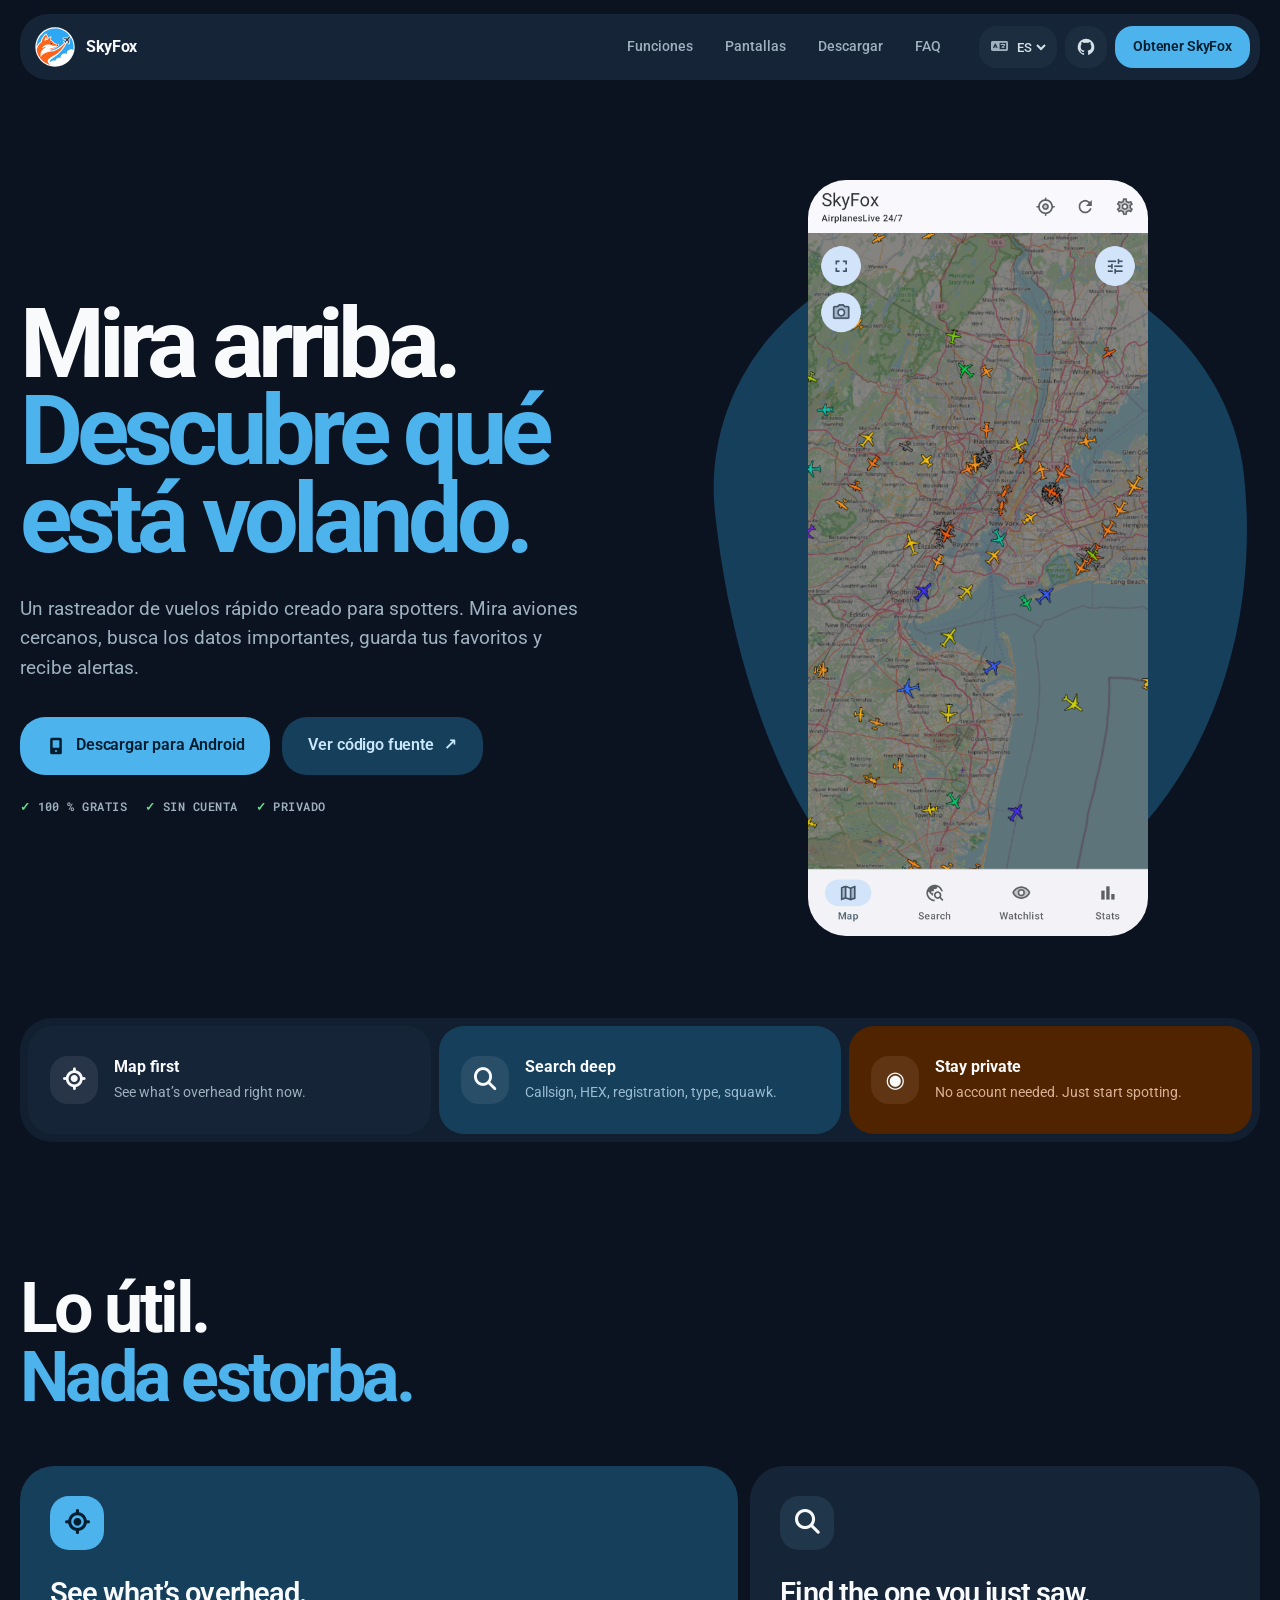
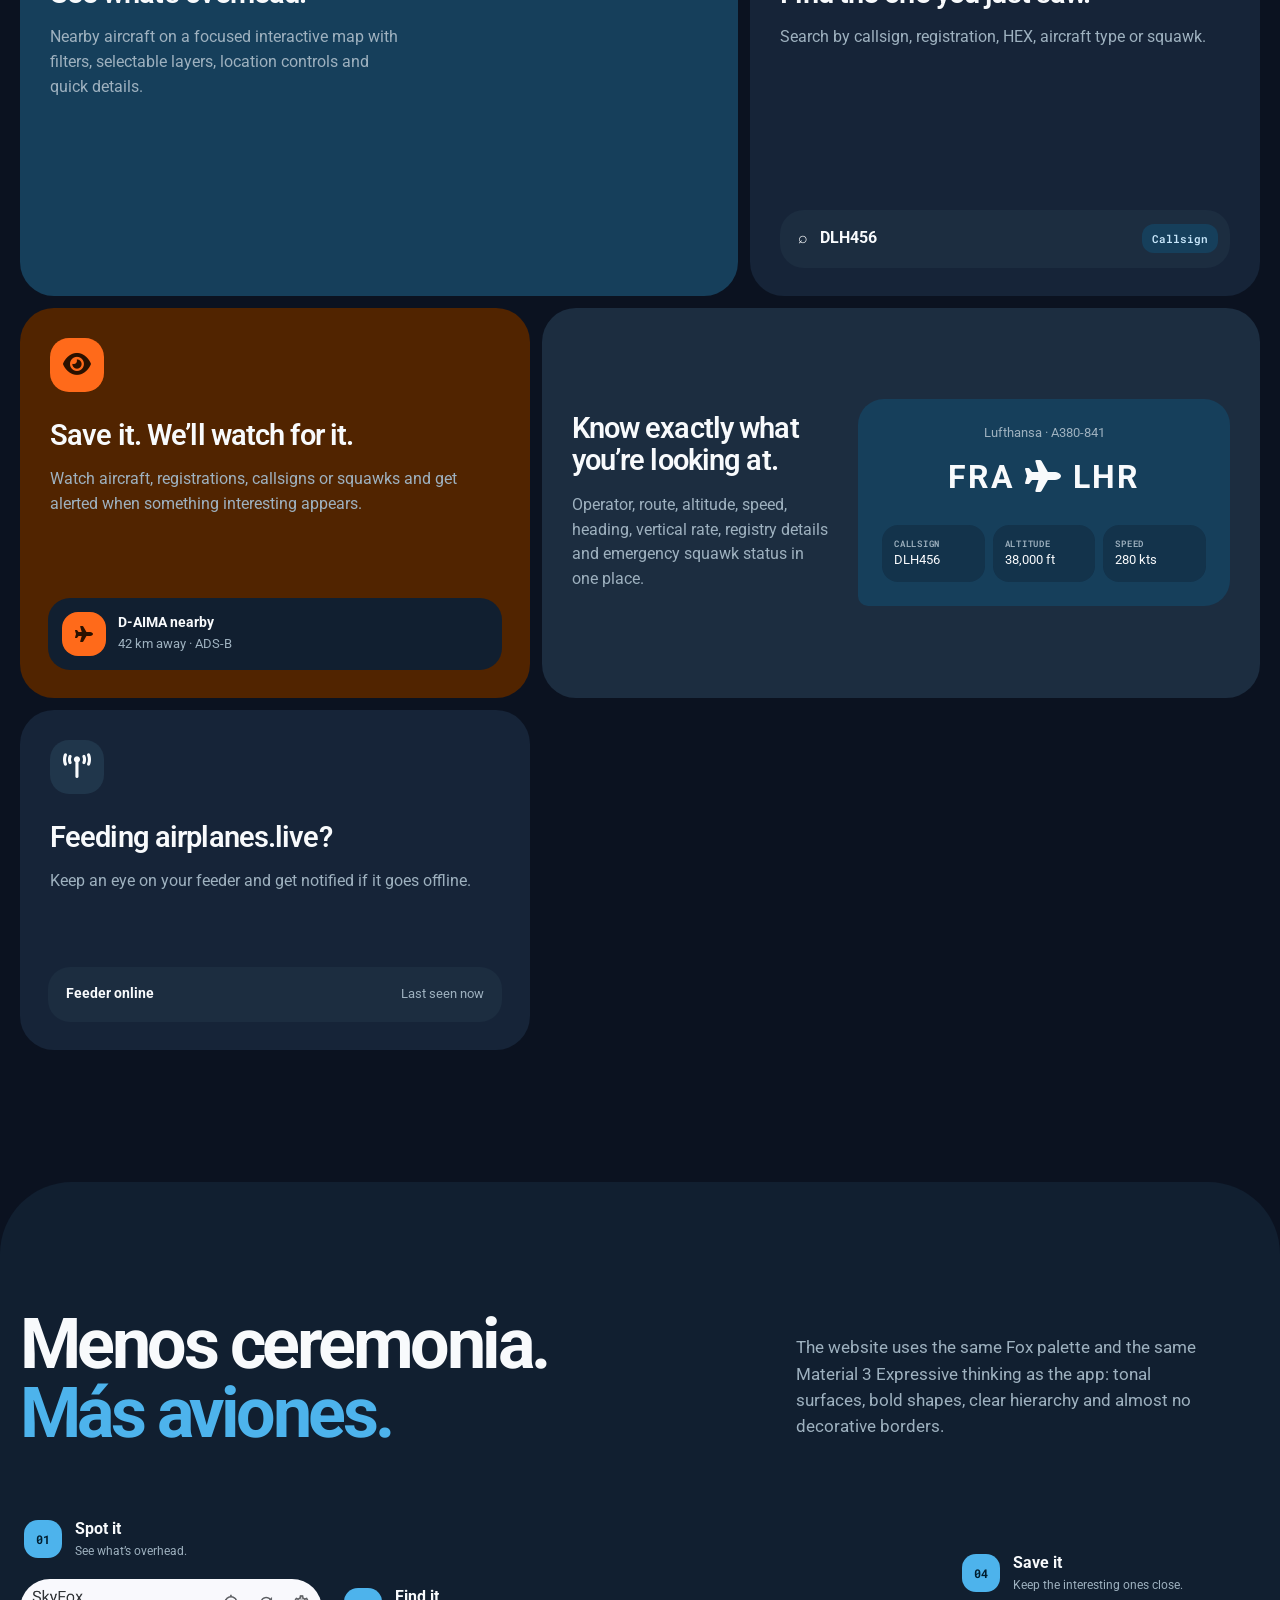
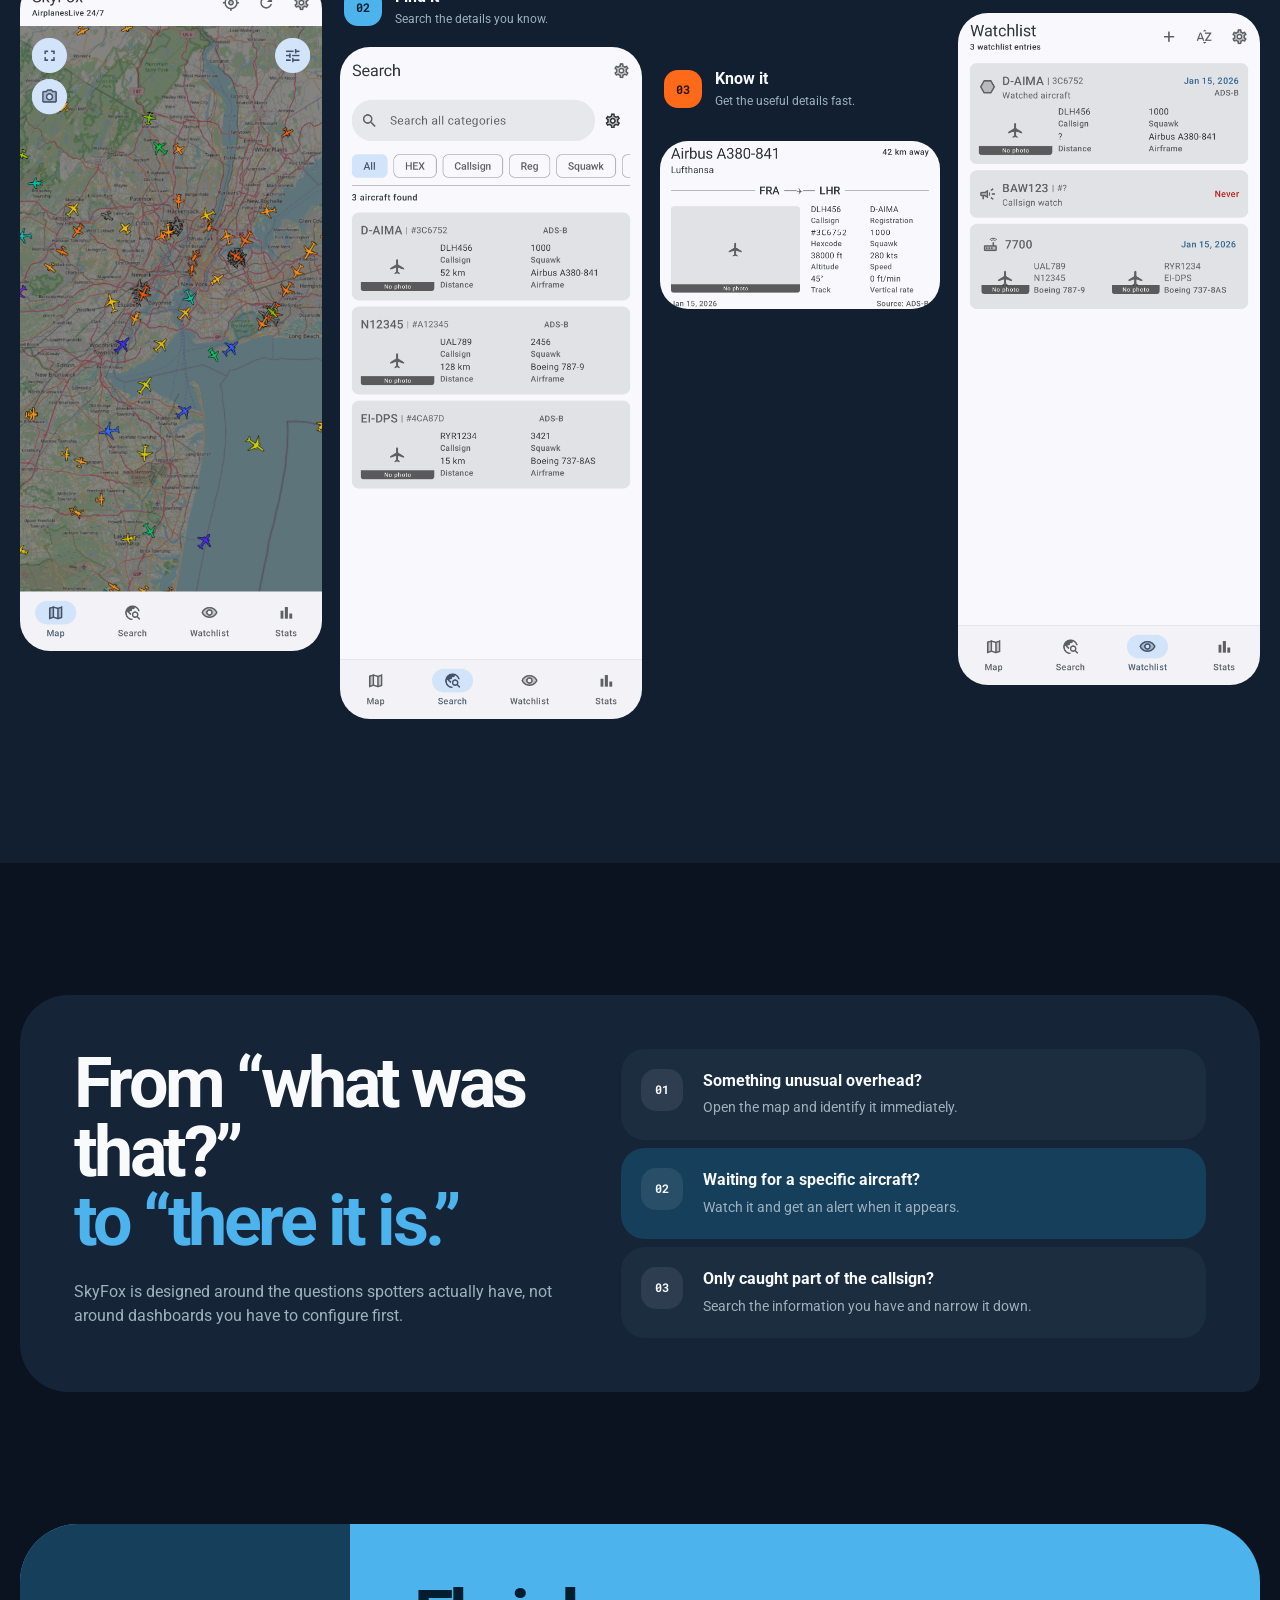
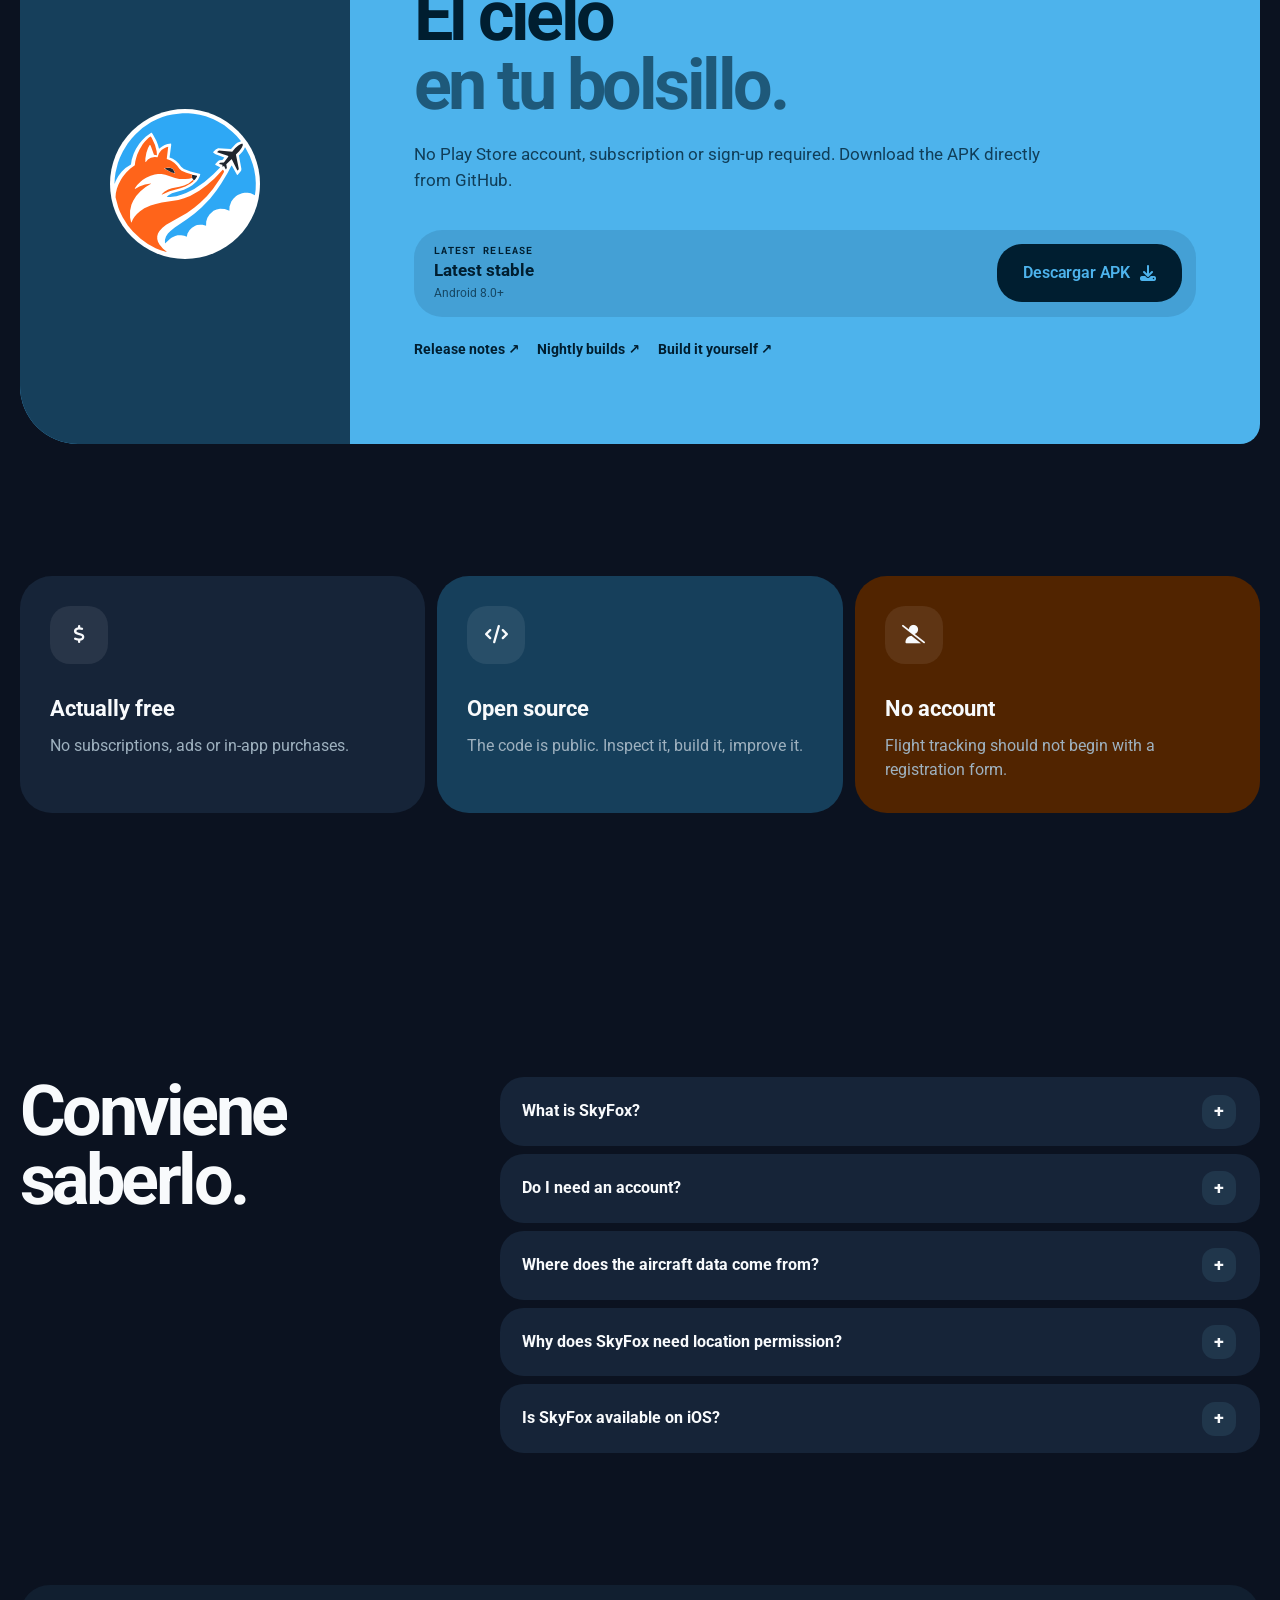
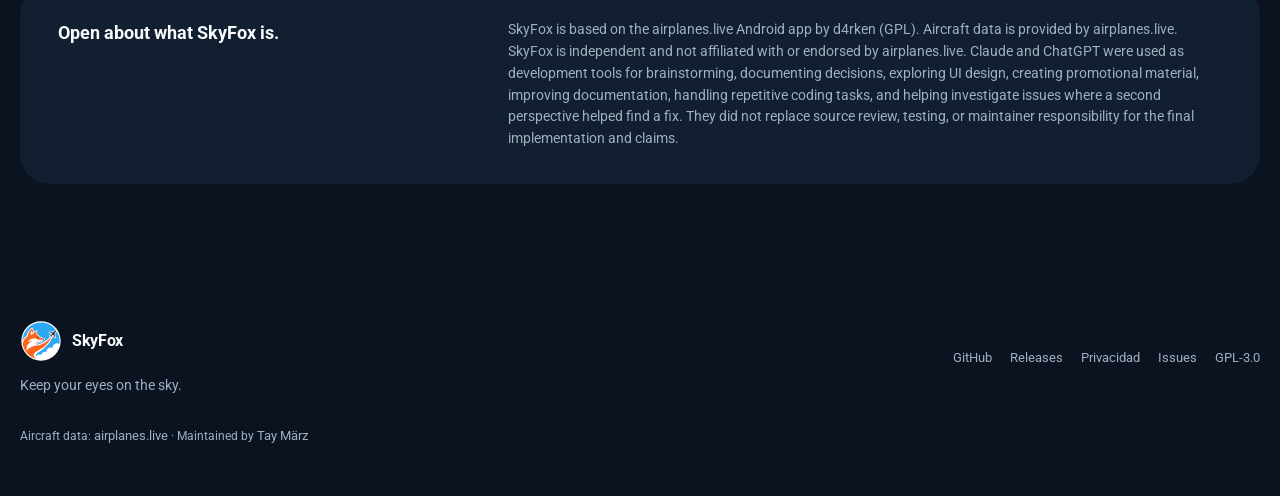
<file: es/index.html>
<!doctype html>
<html lang="es">
<head>
  <meta charset="utf-8">
  <meta name="viewport" content="width=device-width, initial-scale=1">
  <title>SkyFox — Open-source flight tracking for Android</title>
  <meta name="description" content="Track nearby aircraft live, search by callsign, registration, HEX or squawk, build watchlists and get alerts. SkyFox is free, open source and requires no account.">
  <meta name="theme-color" content="#0b1220">
  <meta name="color-scheme" content="dark">
  <link rel="canonical" href="https://skyfox.taymaerz.de/es/">
  <link rel="alternate" hreflang="en" href="https://skyfox.taymaerz.de/">
  <link rel="alternate" hreflang="de" href="https://skyfox.taymaerz.de/de/">
  <link rel="alternate" hreflang="fr" href="https://skyfox.taymaerz.de/fr/">
  <link rel="alternate" hreflang="es" href="https://skyfox.taymaerz.de/es/">
  <link rel="alternate" hreflang="it" href="https://skyfox.taymaerz.de/it/">
  <link rel="alternate" hreflang="x-default" href="https://skyfox.taymaerz.de/">
  <meta property="og:type" content="website">
  <meta property="og:title" content="SkyFox — Open-source flight tracking for Android">
  <meta property="og:description" content="Live aircraft. Deep search. Watchlists and alerts. No account required.">
  <meta property="og:image" content="https://skyfox.taymaerz.de/assets/og-image.png">
  <meta property="og:url" content="https://skyfox.taymaerz.de/es/">
  <meta name="twitter:card" content="summary_large_image">
  <meta name="twitter:title" content="SkyFox — Open-source flight tracking for Android">
  <meta name="twitter:description" content="Live aircraft. Deep search. Watchlists and alerts. No account required.">
  <meta name="twitter:image" content="https://skyfox.taymaerz.de/assets/og-image.png">
  <link rel="icon" type="image/svg+xml" href="/assets/SkyFox_Monochrome.svg">
  <link rel="preconnect" href="https://fonts.googleapis.com">
  <link rel="stylesheet" href="https://cdnjs.cloudflare.com/ajax/libs/font-awesome/6.7.2/css/all.min.css">
  <link rel="preconnect" href="https://fonts.gstatic.com" crossorigin>
  <link href="https://fonts.googleapis.com/css2?family=Roboto:wght@300;400;500;600;700&family=Roboto+Mono:wght@500;600&display=swap" rel="stylesheet">
  <link rel="stylesheet" href="/style.css?v=roboto-1">
  <script type="application/ld+json">
  {
    "@context":"https://schema.org",
    "@type":"SoftwareApplication",
    "name":"SkyFox",
    "applicationCategory":"UtilitiesApplication",
    "operatingSystem":"Android",
    "description":"Free, open-source ADS-B flight tracker for Android with live aircraft, search, watchlists and alerts.",
    "url":"https://skyfox.taymaerz.de/",
    "downloadUrl":"https://github.com/taynotfound/skyfox/releases/latest/download/skyfox-release.apk",
    "license":"https://www.gnu.org/licenses/gpl-3.0.en.html",
    "offers":{"@type":"Offer","price":"0","priceCurrency":"EUR"}
  }
  </script>
</head>
<body>
  <a class="skip-link" href="#main">Skip to content</a>

  <header class="topbar">
    <div class="nav-shell">
      <a class="brand" href="#top" aria-label="SkyFox home">
        <img src="/assets/SkyFox_Light.svg" alt="" width="44" height="44">
        <span>SkyFox</span>
      </a>

      <nav class="desktop-nav" aria-label="Main navigation">
        <a href="#features" data-i18n="navFeatures">Features</a>
        <a href="#screens" data-i18n="navScreens">Screens</a>
        <a href="#download" data-i18n="navDownload">Download</a>
        <a href="#faq" data-i18n="navFaq">FAQ</a>
      </nav>

      <div class="nav-actions">
        <label class="language-control" aria-label="Language">
          <i aria-hidden="true" class="control-icon fa-solid fa-language"></i>
          <select id="locale" aria-label="Language">
            <option value="en">EN</option>
            <option value="de">DE</option>
            <option value="fr">FR</option>
            <option value="es">ES</option>
            <option value="it">IT</option>
          </select>
        </label>
        <a class="icon-button" href="https://github.com/taynotfound/skyfox" target="_blank" rel="noreferrer" aria-label="Open SkyFox on GitHub">
          <svg viewBox="0 0 24 24" aria-hidden="true"><path d="M12 2a10 10 0 0 0-3.16 19.49c.5.09.68-.22.68-.48v-1.87c-2.78.6-3.37-1.18-3.37-1.18-.46-1.16-1.11-1.47-1.11-1.47-.91-.62.07-.61.07-.61 1 .07 1.53 1.03 1.53 1.03.9 1.53 2.35 1.09 2.92.83.09-.65.35-1.09.64-1.34-2.22-.25-4.56-1.11-4.56-4.94 0-1.09.39-1.98 1.03-2.68-.1-.25-.45-1.27.1-2.64 0 0 .84-.27 2.75 1.02A9.56 9.56 0 0 1 12 6.82c.85 0 1.71.12 2.51.34 1.91-1.29 2.75-1.02 2.75-1.02.55 1.37.2 2.39.1 2.64.64.7 1.03 1.59 1.03 2.68 0 3.84-2.34 4.69-4.57 4.94.36.31.68.92.68 1.86v2.75c0 .27.18.58.69.48A10 10 0 0 0 12 2Z"/></svg>
        </a>
        <a class="button button-small button-primary" href="#download" data-i18n="navCta">Get SkyFox</a>
      </div>
    </div>
  </header>

  <main id="main">
    <section class="hero wrap" id="top">
      <div class="hero-copy reveal">
        <div class="status-chip"><span data-i18n="heroEyebrow">Free · open source · Android</span></div>
        <h1 data-i18n="heroTitle">Look up.<br><span>Know what’s flying.</span></h1>
        <p class="hero-lede" data-i18n="heroLede">A fast flight tracker made for plane spotters. See nearby aircraft, search the details that matter, save what interests you, and get alerted when it appears.</p>
        <div class="hero-actions">
          <a class="button button-primary button-large" href="#download">
            <svg viewBox="0 0 24 24" aria-hidden="true"><path d="M7 2h10a2 2 0 0 1 2 2v16a2 2 0 0 1-2 2H7a2 2 0 0 1-2-2V4a2 2 0 0 1 2-2Zm5 17.25a1.25 1.25 0 1 0 0-2.5 1.25 1.25 0 0 0 0 2.5ZM8 5v9h8V5H8Z"/></svg>
            <span data-i18n="download">Download for Android</span>
          </a>
          <a class="button button-tonal button-large" href="https://github.com/taynotfound/skyfox" target="_blank" rel="noreferrer">
            <span data-i18n="source">View source</span>
            <span aria-hidden="true">↗</span>
          </a>
        </div>
        <div class="trust-row" aria-label="Key facts">
          <span data-i18n="trustFree">100% free</span>
          <span data-i18n="trustNoAccount">No account</span>
          <span data-i18n="trustPrivate">Privacy-friendly</span>
        </div>
      </div>

      <div class="hero-visual reveal" aria-label="SkyFox live map preview">
        <div class="hero-blob" aria-hidden="true"></div>
        <div class="phone phone-hero">
          <img src="/assets/screenshots/en/map.png" alt="SkyFox live aircraft map" fetchpriority="high">
        </div>


      </div>
    </section>

    <section class="quick-band wrap reveal" aria-label="SkyFox at a glance">
      <div class="quick-item">
        <span class="quick-icon"><i class="fa-solid fa-location-crosshairs" aria-hidden="true"></i></span>
        <div><strong data-i18n="quick1Title">Map first</strong><span data-i18n="quick1Text">See what’s overhead right now.</span></div>
      </div>
      <div class="quick-item">
        <span class="quick-icon"><i class="fa-solid fa-magnifying-glass" aria-hidden="true"></i></span>
        <div><strong data-i18n="quick2Title">Search deep</strong><span data-i18n="quick2Text">Callsign, HEX, registration, type, squawk.</span></div>
      </div>
      <div class="quick-item">
        <span class="quick-icon">◉</span>
        <div><strong data-i18n="quick3Title">Stay private</strong><span data-i18n="quick3Text">No account needed. Just start spotting.</span></div>
      </div>
    </section>

    <section class="section wrap" id="features">
      <div class="section-heading reveal">
        <p class="eyebrow" data-i18n="featuresEyebrow">Made for the moment you look up</p>
        <h2 data-i18n="featuresH2">The useful stuff.<br><span>Nothing in the way.</span></h2>
      </div>

      <div class="bento-grid">
        <article class="feature-card feature-map reveal">
          <div class="feature-icon feature-icon-primary"><i class="fa-solid fa-location-crosshairs" aria-hidden="true"></i></div>
          <div class="feature-copy">
            <p class="kicker" data-i18n="feat1Label">LIVE MAP</p>
            <h3 data-i18n="feat1H3">See what’s overhead.</h3>
            <p data-i18n="feat1P">Nearby aircraft on a focused interactive map with filters, selectable layers, location controls and quick details.</p>
          </div>
          <div class="map-decoration" aria-hidden="true">
            <span style="--x:15%;--y:22%;--r:-22deg">✈</span><span style="--x:47%;--y:18%;--r:16deg">✈</span><span style="--x:75%;--y:42%;--r:72deg">✈</span><span style="--x:29%;--y:68%;--r:-44deg">✈</span><span style="--x:69%;--y:79%;--r:118deg">✈</span>
          </div>
        </article>

        <article class="feature-card feature-search reveal">
          <div class="feature-icon"><i class="fa-solid fa-magnifying-glass" aria-hidden="true"></i></div>
          <p class="kicker" data-i18n="feat2Label">SEARCH</p>
          <h3 data-i18n="feat2H3">Find the one you just saw.</h3>
          <p data-i18n="feat2P">Search by callsign, registration, HEX, aircraft type or squawk.</p>
          <div class="fake-search" aria-hidden="true"><span>⌕</span><span>DLH456</span><span class="fake-filter">Callsign</span></div>
        </article>

        <article class="feature-card feature-watch reveal">
          <div class="feature-icon feature-icon-orange"><i class="fa-solid fa-eye" aria-hidden="true"></i></div>
          <p class="kicker" data-i18n="feat3Label">WATCHLISTS + ALERTS</p>
          <h3 data-i18n="feat3H3">Save it. We’ll watch for it.</h3>
          <p data-i18n="feat3P">Watch aircraft, registrations, callsigns or squawks and get alerted when something interesting appears.</p>
          <div class="alert-pill" aria-hidden="true"><span><i class="fa-solid fa-plane" aria-hidden="true"></i></span><div><strong>D-AIMA nearby</strong><small>42 km away · ADS-B</small></div></div>
        </article>

        <article class="feature-card feature-details reveal">
          <div class="feature-copy">
            <p class="kicker" data-i18n="feat4Label">AIRCRAFT DETAILS</p>
            <h3 data-i18n="feat4H3">Know exactly what you’re looking at.</h3>
            <p data-i18n="feat4P">Operator, route, altitude, speed, heading, vertical rate, registry details and emergency squawk status in one place.</p>
          </div>
          <div class="route-card" aria-hidden="true">
            <div><small>Lufthansa · A380-841</small><strong>FRA <i class="fa-solid fa-plane" aria-hidden="true"></i> LHR</strong></div>
            <div class="route-stats"><span><small>CALLSIGN</small>DLH456</span><span><small>ALTITUDE</small>38,000 ft</span><span><small>SPEED</small>280 kts</span></div>
          </div>
        </article>

        <article class="feature-card feature-feeder reveal">
          <div class="feature-icon"><i class="fa-solid fa-tower-broadcast" aria-hidden="true"></i></div>
          <p class="kicker" data-i18n="feat5Label">FEEDER STATUS</p>
          <h3 data-i18n="feat5H3">Feeding airplanes.live?</h3>
          <p data-i18n="feat5P">Keep an eye on your feeder and get notified if it goes offline.</p>
          <div class="status-line" aria-hidden="true"><strong>Feeder online</strong><small>Last seen now</small></div>
        </article>
      </div>
    </section>

    <section class="screens-section" id="screens">
      <div class="wrap">
        <div class="screens-head reveal">
          <div>
            <p class="eyebrow" data-i18n="screensEyebrow">Real app screens</p>
            <h2 data-i18n="galleryTitle">Less ceremony.<br><span>More aircraft.</span></h2>
          </div>
          <p data-i18n="galleryIntro">The website uses the same Fox palette and the same Material 3 Expressive thinking as the app: tonal surfaces, bold shapes, clear hierarchy and almost no decorative borders.</p>
        </div>

        <div class="screen-flow">
          <article class="screen-step screen-step-tall reveal">
            <div class="screen-meta"><span>01</span><div><strong data-i18n="screen1Title">Spot it</strong><small data-i18n="screen1Text">See what’s overhead.</small></div></div>
            <div class="phone"><img src="/assets/screenshots/en/map.png" alt="SkyFox map screen" loading="lazy"></div>
          </article>
          <article class="screen-step screen-step-tall reveal">
            <div class="screen-meta"><span>02</span><div><strong data-i18n="screen2Title">Find it</strong><small data-i18n="screen2Text">Search the details you know.</small></div></div>
            <div class="phone"><img src="/assets/screenshots/en/search.png" alt="SkyFox search screen" loading="lazy"></div>
          </article>
          <article class="screen-step reveal">
            <div class="screen-meta"><span>03</span><div><strong data-i18n="screen3Title">Know it</strong><small data-i18n="screen3Text">Get the useful details fast.</small></div></div>
            <div class="screen-card-wide"><img src="/assets/screenshots/en/plane-details.png" alt="SkyFox aircraft details screen" loading="lazy"></div>
          </article>
          <article class="screen-step screen-step-tall reveal">
            <div class="screen-meta"><span>04</span><div><strong data-i18n="screen4Title">Save it</strong><small data-i18n="screen4Text">Keep the interesting ones close.</small></div></div>
            <div class="phone"><img src="/assets/screenshots/en/watch.png" alt="SkyFox watchlist screen" loading="lazy"></div>
          </article>
        </div>
      </div>
    </section>

    <section class="section wrap spotter-section">
      <div class="spotter-shell reveal">
        <div class="spotter-copy">
          <p class="eyebrow" data-i18n="spotterEyebrow">Built for spotting</p>
          <h2 data-i18n="spotterH2">From “what was that?”<br><span>to “there it is.”</span></h2>
          <p data-i18n="spotterP">SkyFox is designed around the questions spotters actually have, not around dashboards you have to configure first.</p>
        </div>
        <div class="scenario-list">
          <div class="scenario"><span>01</span><div><strong data-i18n="scenario1Q">Something unusual overhead?</strong><p data-i18n="scenario1A">Open the map and identify it immediately.</p></div></div>
          <div class="scenario"><span>02</span><div><strong data-i18n="scenario2Q">Waiting for a specific aircraft?</strong><p data-i18n="scenario2A">Watch it and get an alert when it appears.</p></div></div>
          <div class="scenario"><span>03</span><div><strong data-i18n="scenario3Q">Only caught part of the callsign?</strong><p data-i18n="scenario3A">Search the information you have and narrow it down.</p></div></div>
        </div>
      </div>
    </section>

    <section class="download-section wrap" id="download">
      <div class="download-shell reveal">
        <div class="download-logo-wrap"><img src="/assets/SkyFox_Light.svg" alt="SkyFox" width="160" height="160"></div>
        <div class="download-copy">
          <p class="eyebrow" data-i18n="downloadEyebrow">Free & open source</p>
          <h2 data-i18n="downloadH2">Put the sky<br><span>in your pocket.</span></h2>
          <p class="download-intro" data-i18n="downloadIntro">No Play Store account, subscription or sign-up required. Download the APK directly from GitHub.</p>
          <div class="release-row">
            <div class="release-info"><small data-i18n="latestRelease">LATEST RELEASE</small><strong id="release-tag">Latest stable</strong><span data-i18n="androidRequirement">Android 8.0+</span></div>
            <a class="button button-primary button-large" id="release-dl" href="https://github.com/taynotfound/skyfox/releases/latest/download/skyfox-release.apk"><span data-i18n="downloadBtn">Download APK</span><i class="fa-solid fa-download" aria-hidden="true"></i></a>
          </div>
          <div class="download-links">
            <a id="release-notes" href="https://github.com/taynotfound/skyfox/releases/latest" target="_blank" rel="noreferrer" data-i18n="changelog">Release notes ↗</a>
            <a href="https://github.com/taynotfound/skyfox/releases/tag/nightly" target="_blank" rel="noreferrer" data-i18n="nightly">Nightly builds ↗</a>
            <a href="https://github.com/taynotfound/skyfox" target="_blank" rel="noreferrer" data-i18n="buildYourself">Build it yourself ↗</a>
          </div>
        </div>
      </div>
    </section>

    <section class="section wrap values-section">
      <div class="value-card reveal"><span class="value-symbol"><i class="fa-solid fa-dollar-sign" aria-hidden="true"></i></span><strong data-i18n="value1Title">Actually free</strong><p data-i18n="value1Text">No subscriptions, ads or in-app purchases.</p></div>
      <div class="value-card reveal"><span class="value-symbol"><i class="fa-solid fa-code" aria-hidden="true"></i></span><strong data-i18n="value2Title">Open source</strong><p data-i18n="value2Text">The code is public. Inspect it, build it, improve it.</p></div>
      <div class="value-card reveal"><span class="value-symbol"><i class="fa-solid fa-user-slash" aria-hidden="true"></i></span><strong data-i18n="value3Title">No account</strong><p data-i18n="value3Text">Flight tracking should not begin with a registration form.</p></div>
    </section>

    <section class="section wrap faq-section" id="faq">
      <div class="section-heading compact reveal"><p class="eyebrow">FAQ</p><h2 data-i18n="faqH2">Good to know.</h2></div>
      <div class="faq-list">
        <details class="faq-item reveal"><summary data-i18n="faq1Q">What is SkyFox?</summary><p data-i18n="faq1A">SkyFox is a free, open-source Android app for live aircraft tracking using ADS-B data from airplanes.live.</p></details>
        <details class="faq-item reveal"><summary data-i18n="faq2Q">Do I need an account?</summary><p data-i18n="faq2A">No. You can install SkyFox and start using it without creating an account.</p></details>
        <details class="faq-item reveal"><summary data-i18n="faq3Q">Where does the aircraft data come from?</summary><p data-i18n="faq3A">Aircraft data is provided by airplanes.live, a community-driven ADS-B network. SkyFox is independent and is not affiliated with or endorsed by airplanes.live.</p></details>
        <details class="faq-item reveal"><summary data-i18n="faq4Q">Why does SkyFox need location permission?</summary><p data-i18n="faq4A">Location is used to show aircraft near you and center the map. You can decline permission and move the map manually instead.</p></details>
        <details class="faq-item reveal"><summary data-i18n="faq5Q">Is SkyFox available on iOS?</summary><p data-i18n="faq5A">No. SkyFox is currently Android-only.</p></details>
      </div>
    </section>

    <section class="project-note wrap reveal">
      <div><p class="eyebrow" data-i18n="projectEyebrow">Independent project</p><strong data-i18n="projectTitle">Open about what SkyFox is.</strong></div>
      <p data-i18n="projectText">SkyFox is based on the airplanes.live Android app by d4rken (GPL). Aircraft data is provided by airplanes.live. SkyFox is independent and not affiliated with or endorsed by airplanes.live. Claude and ChatGPT were used as development tools for brainstorming, documenting decisions, exploring UI design, creating promotional material, improving documentation, handling repetitive coding tasks, and helping investigate issues where a second perspective helped find a fix. They did not replace source review, testing, or maintainer responsibility for the final implementation and claims.</p>
    </section>
  </main>

  <footer class="footer wrap">
    <div class="footer-brand"><a class="brand" href="#top"><img src="/assets/SkyFox_Light.svg" alt="" width="42" height="42"><span>SkyFox</span></a><p data-i18n="footerTagline">Keep your eyes on the sky.</p></div>
    <nav aria-label="Footer navigation"><a href="https://github.com/taynotfound/skyfox" target="_blank" rel="noreferrer">GitHub</a><a href="https://github.com/taynotfound/skyfox/releases" target="_blank" rel="noreferrer" data-i18n="footerReleases">Releases</a><a href="/privacy/" data-i18n="footerPrivacy">Privacy</a><a href="https://github.com/taynotfound/skyfox/issues" target="_blank" rel="noreferrer" data-i18n="footerIssues">Issues</a><a href="https://github.com/taynotfound/skyfox/blob/main/LICENSE" target="_blank" rel="noreferrer">GPL-3.0</a></nav>
    <p class="footer-fine">Aircraft data: <a href="https://airplanes.live" target="_blank" rel="noreferrer">airplanes.live</a> · Maintained by <a href="https://taymaerz.de" target="_blank" rel="noreferrer">Tay März</a></p>
  </footer>

  <script src="/script.js" defer></script>
</body>
</html>
</file>
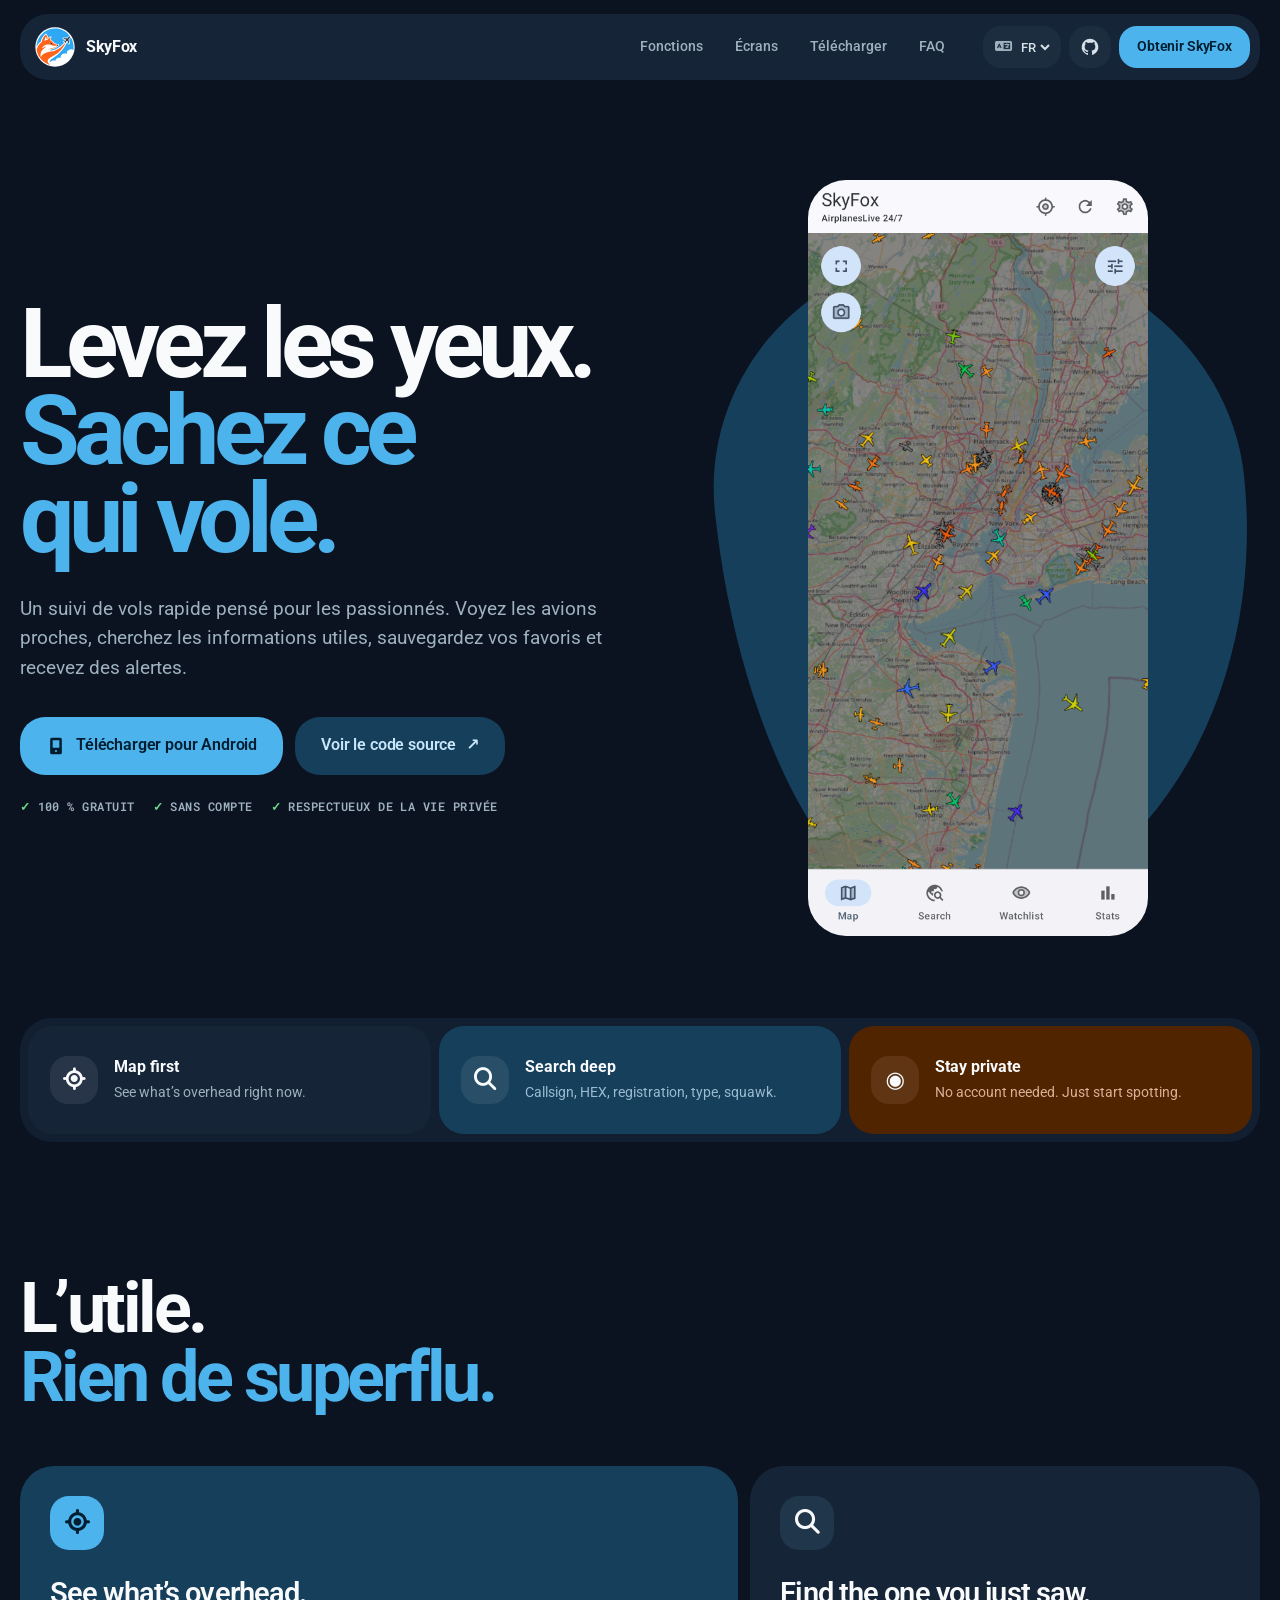
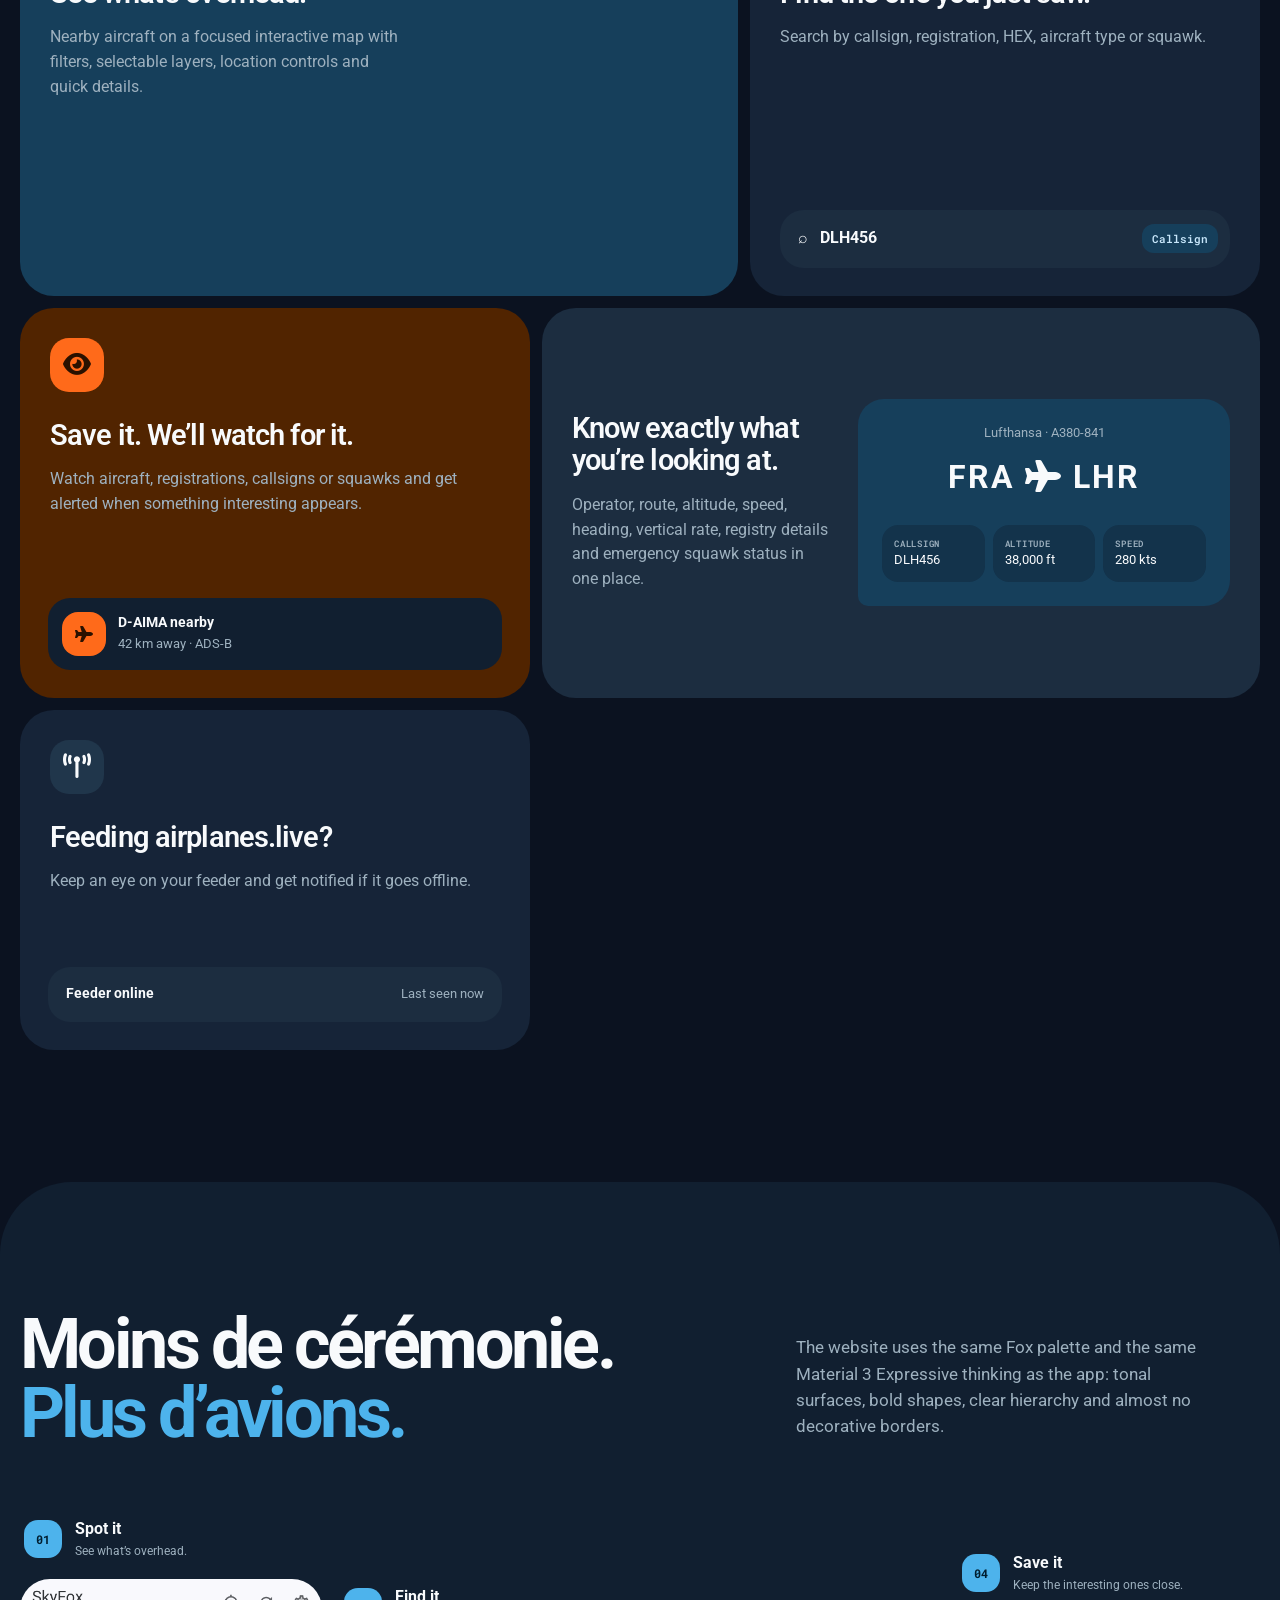
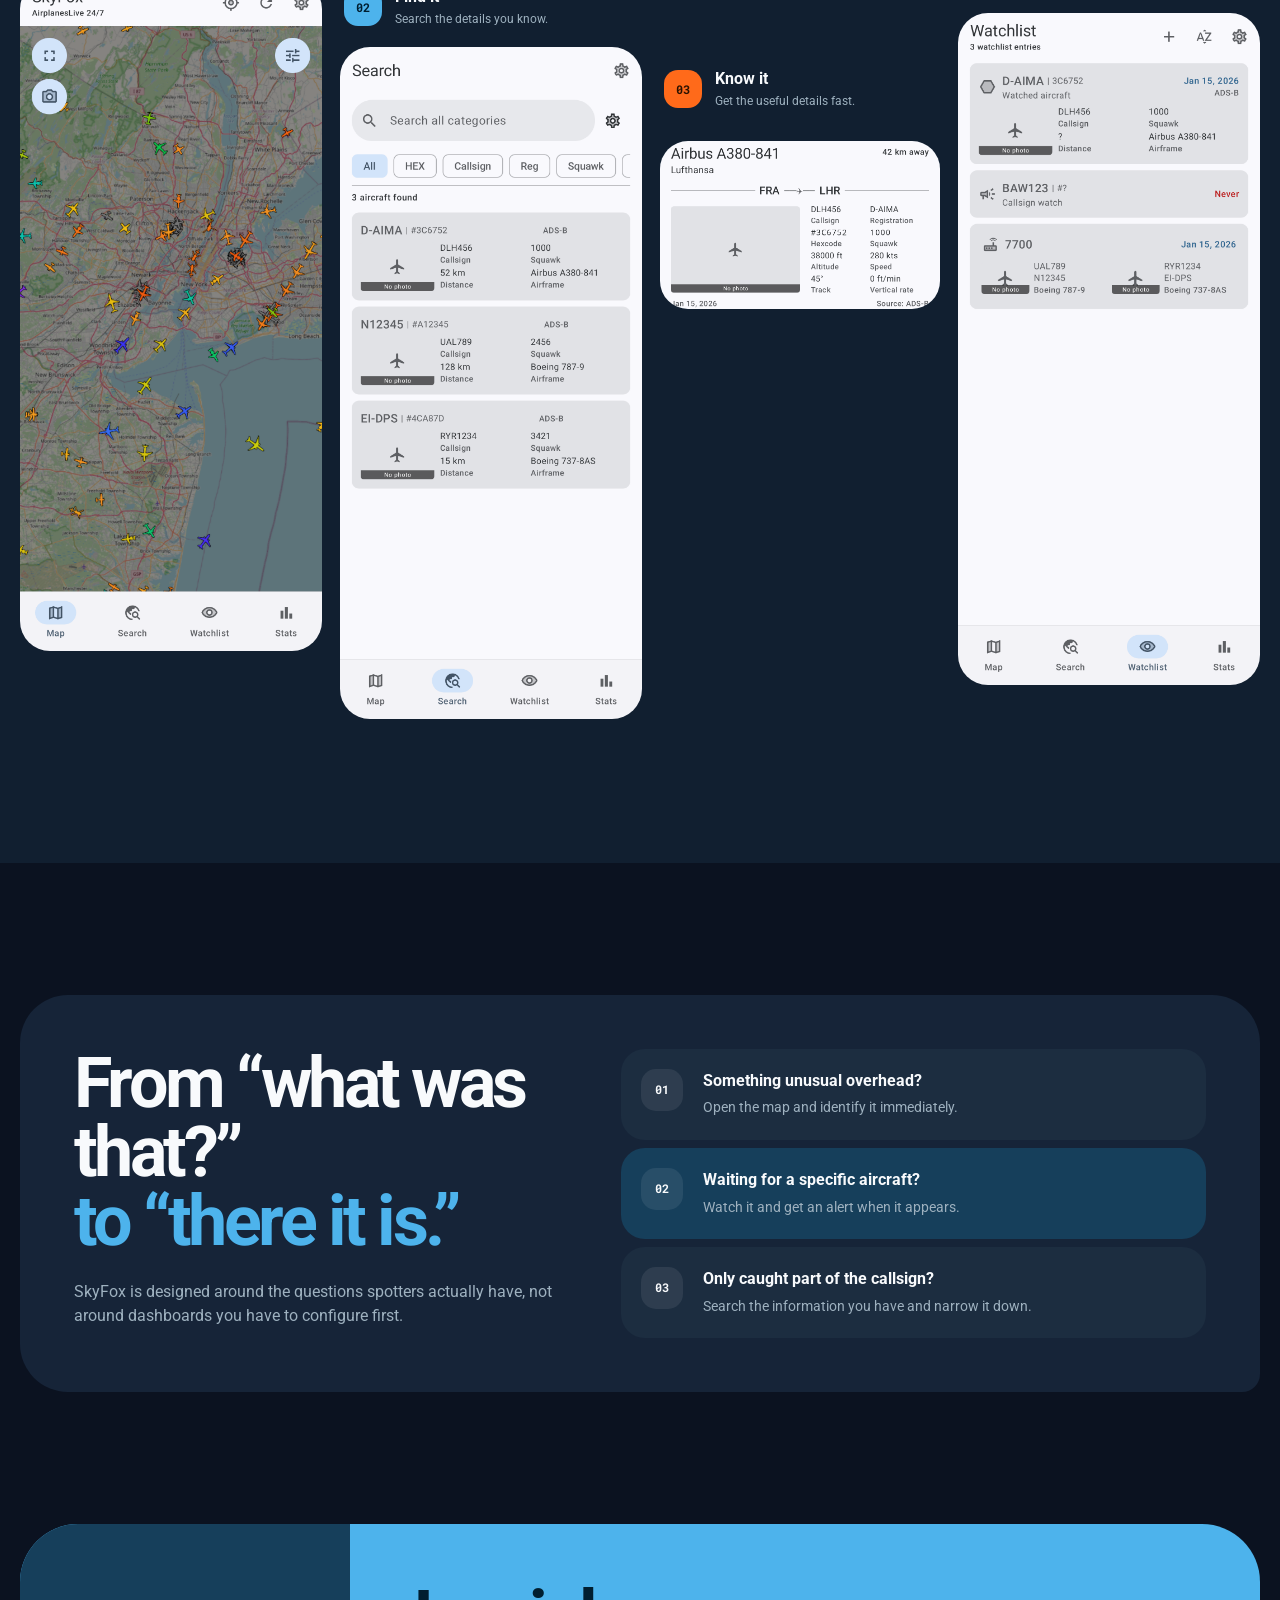
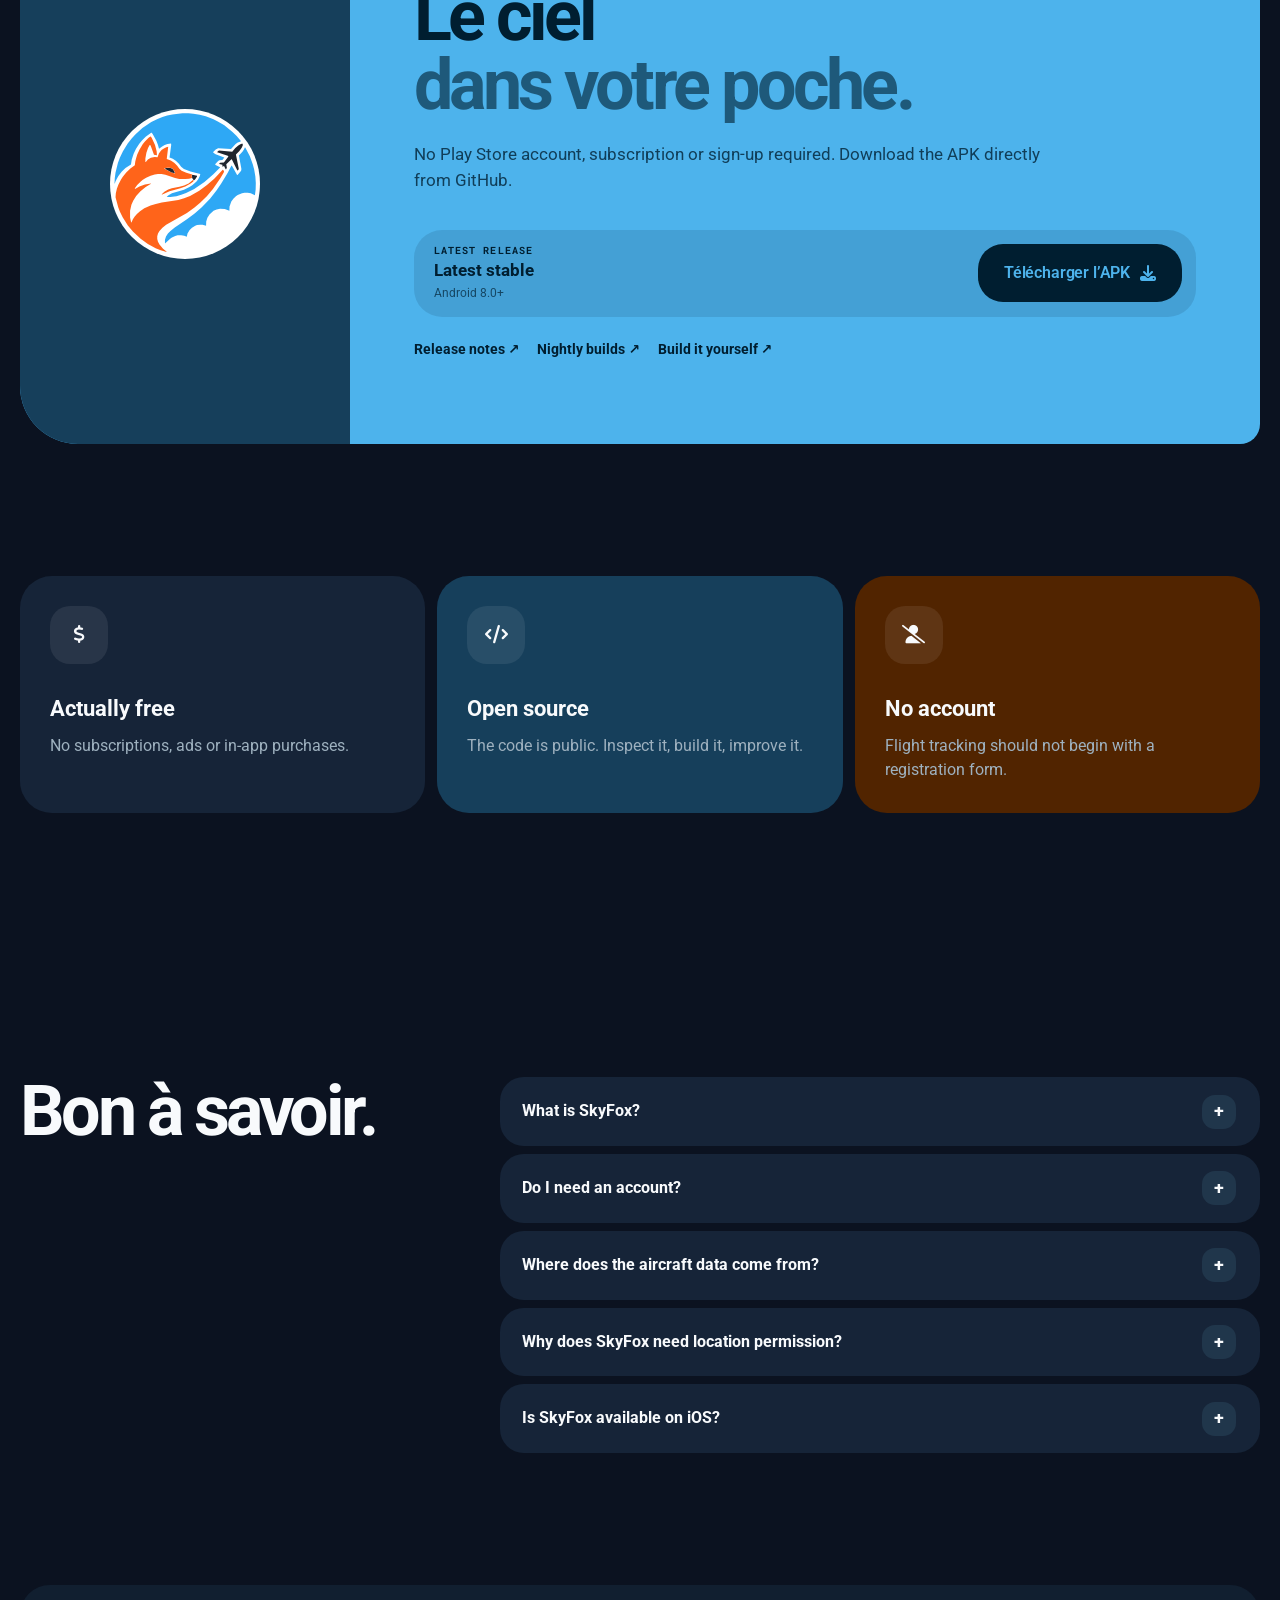
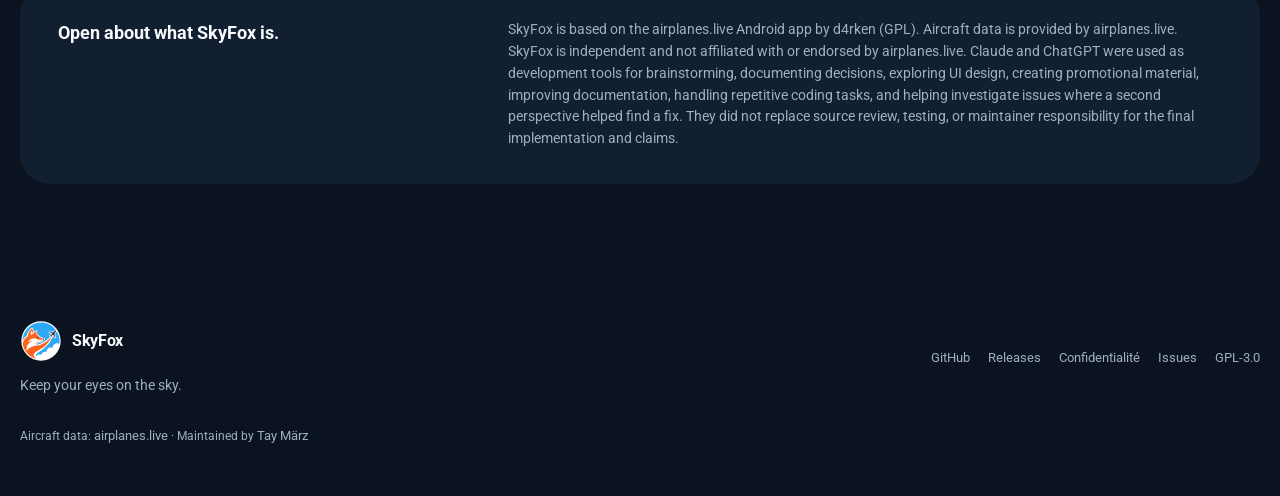
<file: fr/index.html>
<!doctype html>
<html lang="fr">
<head>
  <meta charset="utf-8">
  <meta name="viewport" content="width=device-width, initial-scale=1">
  <title>SkyFox — Open-source flight tracking for Android</title>
  <meta name="description" content="Track nearby aircraft live, search by callsign, registration, HEX or squawk, build watchlists and get alerts. SkyFox is free, open source and requires no account.">
  <meta name="theme-color" content="#0b1220">
  <meta name="color-scheme" content="dark">
  <link rel="canonical" href="https://skyfox.taymaerz.de/fr/">
  <link rel="alternate" hreflang="en" href="https://skyfox.taymaerz.de/">
  <link rel="alternate" hreflang="de" href="https://skyfox.taymaerz.de/de/">
  <link rel="alternate" hreflang="fr" href="https://skyfox.taymaerz.de/fr/">
  <link rel="alternate" hreflang="es" href="https://skyfox.taymaerz.de/es/">
  <link rel="alternate" hreflang="it" href="https://skyfox.taymaerz.de/it/">
  <link rel="alternate" hreflang="x-default" href="https://skyfox.taymaerz.de/">
  <meta property="og:type" content="website">
  <meta property="og:title" content="SkyFox — Open-source flight tracking for Android">
  <meta property="og:description" content="Live aircraft. Deep search. Watchlists and alerts. No account required.">
  <meta property="og:image" content="https://skyfox.taymaerz.de/assets/og-image.png">
  <meta property="og:url" content="https://skyfox.taymaerz.de/fr/">
  <meta name="twitter:card" content="summary_large_image">
  <meta name="twitter:title" content="SkyFox — Open-source flight tracking for Android">
  <meta name="twitter:description" content="Live aircraft. Deep search. Watchlists and alerts. No account required.">
  <meta name="twitter:image" content="https://skyfox.taymaerz.de/assets/og-image.png">
  <link rel="icon" type="image/svg+xml" href="/assets/SkyFox_Monochrome.svg">
  <link rel="preconnect" href="https://fonts.googleapis.com">
  <link rel="stylesheet" href="https://cdnjs.cloudflare.com/ajax/libs/font-awesome/6.7.2/css/all.min.css">
  <link rel="preconnect" href="https://fonts.gstatic.com" crossorigin>
  <link href="https://fonts.googleapis.com/css2?family=Roboto:wght@300;400;500;600;700&family=Roboto+Mono:wght@500;600&display=swap" rel="stylesheet">
  <link rel="stylesheet" href="/style.css?v=roboto-1">
  <script type="application/ld+json">
  {
    "@context":"https://schema.org",
    "@type":"SoftwareApplication",
    "name":"SkyFox",
    "applicationCategory":"UtilitiesApplication",
    "operatingSystem":"Android",
    "description":"Free, open-source ADS-B flight tracker for Android with live aircraft, search, watchlists and alerts.",
    "url":"https://skyfox.taymaerz.de/",
    "downloadUrl":"https://github.com/taynotfound/skyfox/releases/latest/download/skyfox-release.apk",
    "license":"https://www.gnu.org/licenses/gpl-3.0.en.html",
    "offers":{"@type":"Offer","price":"0","priceCurrency":"EUR"}
  }
  </script>
</head>
<body>
  <a class="skip-link" href="#main">Skip to content</a>

  <header class="topbar">
    <div class="nav-shell">
      <a class="brand" href="#top" aria-label="SkyFox home">
        <img src="/assets/SkyFox_Light.svg" alt="" width="44" height="44">
        <span>SkyFox</span>
      </a>

      <nav class="desktop-nav" aria-label="Main navigation">
        <a href="#features" data-i18n="navFeatures">Features</a>
        <a href="#screens" data-i18n="navScreens">Screens</a>
        <a href="#download" data-i18n="navDownload">Download</a>
        <a href="#faq" data-i18n="navFaq">FAQ</a>
      </nav>

      <div class="nav-actions">
        <label class="language-control" aria-label="Language">
          <i aria-hidden="true" class="control-icon fa-solid fa-language"></i>
          <select id="locale" aria-label="Language">
            <option value="en">EN</option>
            <option value="de">DE</option>
            <option value="fr">FR</option>
            <option value="es">ES</option>
            <option value="it">IT</option>
          </select>
        </label>
        <a class="icon-button" href="https://github.com/taynotfound/skyfox" target="_blank" rel="noreferrer" aria-label="Open SkyFox on GitHub">
          <svg viewBox="0 0 24 24" aria-hidden="true"><path d="M12 2a10 10 0 0 0-3.16 19.49c.5.09.68-.22.68-.48v-1.87c-2.78.6-3.37-1.18-3.37-1.18-.46-1.16-1.11-1.47-1.11-1.47-.91-.62.07-.61.07-.61 1 .07 1.53 1.03 1.53 1.03.9 1.53 2.35 1.09 2.92.83.09-.65.35-1.09.64-1.34-2.22-.25-4.56-1.11-4.56-4.94 0-1.09.39-1.98 1.03-2.68-.1-.25-.45-1.27.1-2.64 0 0 .84-.27 2.75 1.02A9.56 9.56 0 0 1 12 6.82c.85 0 1.71.12 2.51.34 1.91-1.29 2.75-1.02 2.75-1.02.55 1.37.2 2.39.1 2.64.64.7 1.03 1.59 1.03 2.68 0 3.84-2.34 4.69-4.57 4.94.36.31.68.92.68 1.86v2.75c0 .27.18.58.69.48A10 10 0 0 0 12 2Z"/></svg>
        </a>
        <a class="button button-small button-primary" href="#download" data-i18n="navCta">Get SkyFox</a>
      </div>
    </div>
  </header>

  <main id="main">
    <section class="hero wrap" id="top">
      <div class="hero-copy reveal">
        <div class="status-chip"><span data-i18n="heroEyebrow">Free · open source · Android</span></div>
        <h1 data-i18n="heroTitle">Look up.<br><span>Know what’s flying.</span></h1>
        <p class="hero-lede" data-i18n="heroLede">A fast flight tracker made for plane spotters. See nearby aircraft, search the details that matter, save what interests you, and get alerted when it appears.</p>
        <div class="hero-actions">
          <a class="button button-primary button-large" href="#download">
            <svg viewBox="0 0 24 24" aria-hidden="true"><path d="M7 2h10a2 2 0 0 1 2 2v16a2 2 0 0 1-2 2H7a2 2 0 0 1-2-2V4a2 2 0 0 1 2-2Zm5 17.25a1.25 1.25 0 1 0 0-2.5 1.25 1.25 0 0 0 0 2.5ZM8 5v9h8V5H8Z"/></svg>
            <span data-i18n="download">Download for Android</span>
          </a>
          <a class="button button-tonal button-large" href="https://github.com/taynotfound/skyfox" target="_blank" rel="noreferrer">
            <span data-i18n="source">View source</span>
            <span aria-hidden="true">↗</span>
          </a>
        </div>
        <div class="trust-row" aria-label="Key facts">
          <span data-i18n="trustFree">100% free</span>
          <span data-i18n="trustNoAccount">No account</span>
          <span data-i18n="trustPrivate">Privacy-friendly</span>
        </div>
      </div>

      <div class="hero-visual reveal" aria-label="SkyFox live map preview">
        <div class="hero-blob" aria-hidden="true"></div>
        <div class="phone phone-hero">
          <img src="/assets/screenshots/en/map.png" alt="SkyFox live aircraft map" fetchpriority="high">
        </div>


      </div>
    </section>

    <section class="quick-band wrap reveal" aria-label="SkyFox at a glance">
      <div class="quick-item">
        <span class="quick-icon"><i class="fa-solid fa-location-crosshairs" aria-hidden="true"></i></span>
        <div><strong data-i18n="quick1Title">Map first</strong><span data-i18n="quick1Text">See what’s overhead right now.</span></div>
      </div>
      <div class="quick-item">
        <span class="quick-icon"><i class="fa-solid fa-magnifying-glass" aria-hidden="true"></i></span>
        <div><strong data-i18n="quick2Title">Search deep</strong><span data-i18n="quick2Text">Callsign, HEX, registration, type, squawk.</span></div>
      </div>
      <div class="quick-item">
        <span class="quick-icon">◉</span>
        <div><strong data-i18n="quick3Title">Stay private</strong><span data-i18n="quick3Text">No account needed. Just start spotting.</span></div>
      </div>
    </section>

    <section class="section wrap" id="features">
      <div class="section-heading reveal">
        <p class="eyebrow" data-i18n="featuresEyebrow">Made for the moment you look up</p>
        <h2 data-i18n="featuresH2">The useful stuff.<br><span>Nothing in the way.</span></h2>
      </div>

      <div class="bento-grid">
        <article class="feature-card feature-map reveal">
          <div class="feature-icon feature-icon-primary"><i class="fa-solid fa-location-crosshairs" aria-hidden="true"></i></div>
          <div class="feature-copy">
            <p class="kicker" data-i18n="feat1Label">LIVE MAP</p>
            <h3 data-i18n="feat1H3">See what’s overhead.</h3>
            <p data-i18n="feat1P">Nearby aircraft on a focused interactive map with filters, selectable layers, location controls and quick details.</p>
          </div>
          <div class="map-decoration" aria-hidden="true">
            <span style="--x:15%;--y:22%;--r:-22deg">✈</span><span style="--x:47%;--y:18%;--r:16deg">✈</span><span style="--x:75%;--y:42%;--r:72deg">✈</span><span style="--x:29%;--y:68%;--r:-44deg">✈</span><span style="--x:69%;--y:79%;--r:118deg">✈</span>
          </div>
        </article>

        <article class="feature-card feature-search reveal">
          <div class="feature-icon"><i class="fa-solid fa-magnifying-glass" aria-hidden="true"></i></div>
          <p class="kicker" data-i18n="feat2Label">SEARCH</p>
          <h3 data-i18n="feat2H3">Find the one you just saw.</h3>
          <p data-i18n="feat2P">Search by callsign, registration, HEX, aircraft type or squawk.</p>
          <div class="fake-search" aria-hidden="true"><span>⌕</span><span>DLH456</span><span class="fake-filter">Callsign</span></div>
        </article>

        <article class="feature-card feature-watch reveal">
          <div class="feature-icon feature-icon-orange"><i class="fa-solid fa-eye" aria-hidden="true"></i></div>
          <p class="kicker" data-i18n="feat3Label">WATCHLISTS + ALERTS</p>
          <h3 data-i18n="feat3H3">Save it. We’ll watch for it.</h3>
          <p data-i18n="feat3P">Watch aircraft, registrations, callsigns or squawks and get alerted when something interesting appears.</p>
          <div class="alert-pill" aria-hidden="true"><span><i class="fa-solid fa-plane" aria-hidden="true"></i></span><div><strong>D-AIMA nearby</strong><small>42 km away · ADS-B</small></div></div>
        </article>

        <article class="feature-card feature-details reveal">
          <div class="feature-copy">
            <p class="kicker" data-i18n="feat4Label">AIRCRAFT DETAILS</p>
            <h3 data-i18n="feat4H3">Know exactly what you’re looking at.</h3>
            <p data-i18n="feat4P">Operator, route, altitude, speed, heading, vertical rate, registry details and emergency squawk status in one place.</p>
          </div>
          <div class="route-card" aria-hidden="true">
            <div><small>Lufthansa · A380-841</small><strong>FRA <i class="fa-solid fa-plane" aria-hidden="true"></i> LHR</strong></div>
            <div class="route-stats"><span><small>CALLSIGN</small>DLH456</span><span><small>ALTITUDE</small>38,000 ft</span><span><small>SPEED</small>280 kts</span></div>
          </div>
        </article>

        <article class="feature-card feature-feeder reveal">
          <div class="feature-icon"><i class="fa-solid fa-tower-broadcast" aria-hidden="true"></i></div>
          <p class="kicker" data-i18n="feat5Label">FEEDER STATUS</p>
          <h3 data-i18n="feat5H3">Feeding airplanes.live?</h3>
          <p data-i18n="feat5P">Keep an eye on your feeder and get notified if it goes offline.</p>
          <div class="status-line" aria-hidden="true"><strong>Feeder online</strong><small>Last seen now</small></div>
        </article>
      </div>
    </section>

    <section class="screens-section" id="screens">
      <div class="wrap">
        <div class="screens-head reveal">
          <div>
            <p class="eyebrow" data-i18n="screensEyebrow">Real app screens</p>
            <h2 data-i18n="galleryTitle">Less ceremony.<br><span>More aircraft.</span></h2>
          </div>
          <p data-i18n="galleryIntro">The website uses the same Fox palette and the same Material 3 Expressive thinking as the app: tonal surfaces, bold shapes, clear hierarchy and almost no decorative borders.</p>
        </div>

        <div class="screen-flow">
          <article class="screen-step screen-step-tall reveal">
            <div class="screen-meta"><span>01</span><div><strong data-i18n="screen1Title">Spot it</strong><small data-i18n="screen1Text">See what’s overhead.</small></div></div>
            <div class="phone"><img src="/assets/screenshots/en/map.png" alt="SkyFox map screen" loading="lazy"></div>
          </article>
          <article class="screen-step screen-step-tall reveal">
            <div class="screen-meta"><span>02</span><div><strong data-i18n="screen2Title">Find it</strong><small data-i18n="screen2Text">Search the details you know.</small></div></div>
            <div class="phone"><img src="/assets/screenshots/en/search.png" alt="SkyFox search screen" loading="lazy"></div>
          </article>
          <article class="screen-step reveal">
            <div class="screen-meta"><span>03</span><div><strong data-i18n="screen3Title">Know it</strong><small data-i18n="screen3Text">Get the useful details fast.</small></div></div>
            <div class="screen-card-wide"><img src="/assets/screenshots/en/plane-details.png" alt="SkyFox aircraft details screen" loading="lazy"></div>
          </article>
          <article class="screen-step screen-step-tall reveal">
            <div class="screen-meta"><span>04</span><div><strong data-i18n="screen4Title">Save it</strong><small data-i18n="screen4Text">Keep the interesting ones close.</small></div></div>
            <div class="phone"><img src="/assets/screenshots/en/watch.png" alt="SkyFox watchlist screen" loading="lazy"></div>
          </article>
        </div>
      </div>
    </section>

    <section class="section wrap spotter-section">
      <div class="spotter-shell reveal">
        <div class="spotter-copy">
          <p class="eyebrow" data-i18n="spotterEyebrow">Built for spotting</p>
          <h2 data-i18n="spotterH2">From “what was that?”<br><span>to “there it is.”</span></h2>
          <p data-i18n="spotterP">SkyFox is designed around the questions spotters actually have, not around dashboards you have to configure first.</p>
        </div>
        <div class="scenario-list">
          <div class="scenario"><span>01</span><div><strong data-i18n="scenario1Q">Something unusual overhead?</strong><p data-i18n="scenario1A">Open the map and identify it immediately.</p></div></div>
          <div class="scenario"><span>02</span><div><strong data-i18n="scenario2Q">Waiting for a specific aircraft?</strong><p data-i18n="scenario2A">Watch it and get an alert when it appears.</p></div></div>
          <div class="scenario"><span>03</span><div><strong data-i18n="scenario3Q">Only caught part of the callsign?</strong><p data-i18n="scenario3A">Search the information you have and narrow it down.</p></div></div>
        </div>
      </div>
    </section>

    <section class="download-section wrap" id="download">
      <div class="download-shell reveal">
        <div class="download-logo-wrap"><img src="/assets/SkyFox_Light.svg" alt="SkyFox" width="160" height="160"></div>
        <div class="download-copy">
          <p class="eyebrow" data-i18n="downloadEyebrow">Free & open source</p>
          <h2 data-i18n="downloadH2">Put the sky<br><span>in your pocket.</span></h2>
          <p class="download-intro" data-i18n="downloadIntro">No Play Store account, subscription or sign-up required. Download the APK directly from GitHub.</p>
          <div class="release-row">
            <div class="release-info"><small data-i18n="latestRelease">LATEST RELEASE</small><strong id="release-tag">Latest stable</strong><span data-i18n="androidRequirement">Android 8.0+</span></div>
            <a class="button button-primary button-large" id="release-dl" href="https://github.com/taynotfound/skyfox/releases/latest/download/skyfox-release.apk"><span data-i18n="downloadBtn">Download APK</span><i class="fa-solid fa-download" aria-hidden="true"></i></a>
          </div>
          <div class="download-links">
            <a id="release-notes" href="https://github.com/taynotfound/skyfox/releases/latest" target="_blank" rel="noreferrer" data-i18n="changelog">Release notes ↗</a>
            <a href="https://github.com/taynotfound/skyfox/releases/tag/nightly" target="_blank" rel="noreferrer" data-i18n="nightly">Nightly builds ↗</a>
            <a href="https://github.com/taynotfound/skyfox" target="_blank" rel="noreferrer" data-i18n="buildYourself">Build it yourself ↗</a>
          </div>
        </div>
      </div>
    </section>

    <section class="section wrap values-section">
      <div class="value-card reveal"><span class="value-symbol"><i class="fa-solid fa-dollar-sign" aria-hidden="true"></i></span><strong data-i18n="value1Title">Actually free</strong><p data-i18n="value1Text">No subscriptions, ads or in-app purchases.</p></div>
      <div class="value-card reveal"><span class="value-symbol"><i class="fa-solid fa-code" aria-hidden="true"></i></span><strong data-i18n="value2Title">Open source</strong><p data-i18n="value2Text">The code is public. Inspect it, build it, improve it.</p></div>
      <div class="value-card reveal"><span class="value-symbol"><i class="fa-solid fa-user-slash" aria-hidden="true"></i></span><strong data-i18n="value3Title">No account</strong><p data-i18n="value3Text">Flight tracking should not begin with a registration form.</p></div>
    </section>

    <section class="section wrap faq-section" id="faq">
      <div class="section-heading compact reveal"><p class="eyebrow">FAQ</p><h2 data-i18n="faqH2">Good to know.</h2></div>
      <div class="faq-list">
        <details class="faq-item reveal"><summary data-i18n="faq1Q">What is SkyFox?</summary><p data-i18n="faq1A">SkyFox is a free, open-source Android app for live aircraft tracking using ADS-B data from airplanes.live.</p></details>
        <details class="faq-item reveal"><summary data-i18n="faq2Q">Do I need an account?</summary><p data-i18n="faq2A">No. You can install SkyFox and start using it without creating an account.</p></details>
        <details class="faq-item reveal"><summary data-i18n="faq3Q">Where does the aircraft data come from?</summary><p data-i18n="faq3A">Aircraft data is provided by airplanes.live, a community-driven ADS-B network. SkyFox is independent and is not affiliated with or endorsed by airplanes.live.</p></details>
        <details class="faq-item reveal"><summary data-i18n="faq4Q">Why does SkyFox need location permission?</summary><p data-i18n="faq4A">Location is used to show aircraft near you and center the map. You can decline permission and move the map manually instead.</p></details>
        <details class="faq-item reveal"><summary data-i18n="faq5Q">Is SkyFox available on iOS?</summary><p data-i18n="faq5A">No. SkyFox is currently Android-only.</p></details>
      </div>
    </section>

    <section class="project-note wrap reveal">
      <div><p class="eyebrow" data-i18n="projectEyebrow">Independent project</p><strong data-i18n="projectTitle">Open about what SkyFox is.</strong></div>
      <p data-i18n="projectText">SkyFox is based on the airplanes.live Android app by d4rken (GPL). Aircraft data is provided by airplanes.live. SkyFox is independent and not affiliated with or endorsed by airplanes.live. Claude and ChatGPT were used as development tools for brainstorming, documenting decisions, exploring UI design, creating promotional material, improving documentation, handling repetitive coding tasks, and helping investigate issues where a second perspective helped find a fix. They did not replace source review, testing, or maintainer responsibility for the final implementation and claims.</p>
    </section>
  </main>

  <footer class="footer wrap">
    <div class="footer-brand"><a class="brand" href="#top"><img src="/assets/SkyFox_Light.svg" alt="" width="42" height="42"><span>SkyFox</span></a><p data-i18n="footerTagline">Keep your eyes on the sky.</p></div>
    <nav aria-label="Footer navigation"><a href="https://github.com/taynotfound/skyfox" target="_blank" rel="noreferrer">GitHub</a><a href="https://github.com/taynotfound/skyfox/releases" target="_blank" rel="noreferrer" data-i18n="footerReleases">Releases</a><a href="/privacy/" data-i18n="footerPrivacy">Privacy</a><a href="https://github.com/taynotfound/skyfox/issues" target="_blank" rel="noreferrer" data-i18n="footerIssues">Issues</a><a href="https://github.com/taynotfound/skyfox/blob/main/LICENSE" target="_blank" rel="noreferrer">GPL-3.0</a></nav>
    <p class="footer-fine">Aircraft data: <a href="https://airplanes.live" target="_blank" rel="noreferrer">airplanes.live</a> · Maintained by <a href="https://taymaerz.de" target="_blank" rel="noreferrer">Tay März</a></p>
  </footer>

  <script src="/script.js" defer></script>
</body>
</html>
</file>
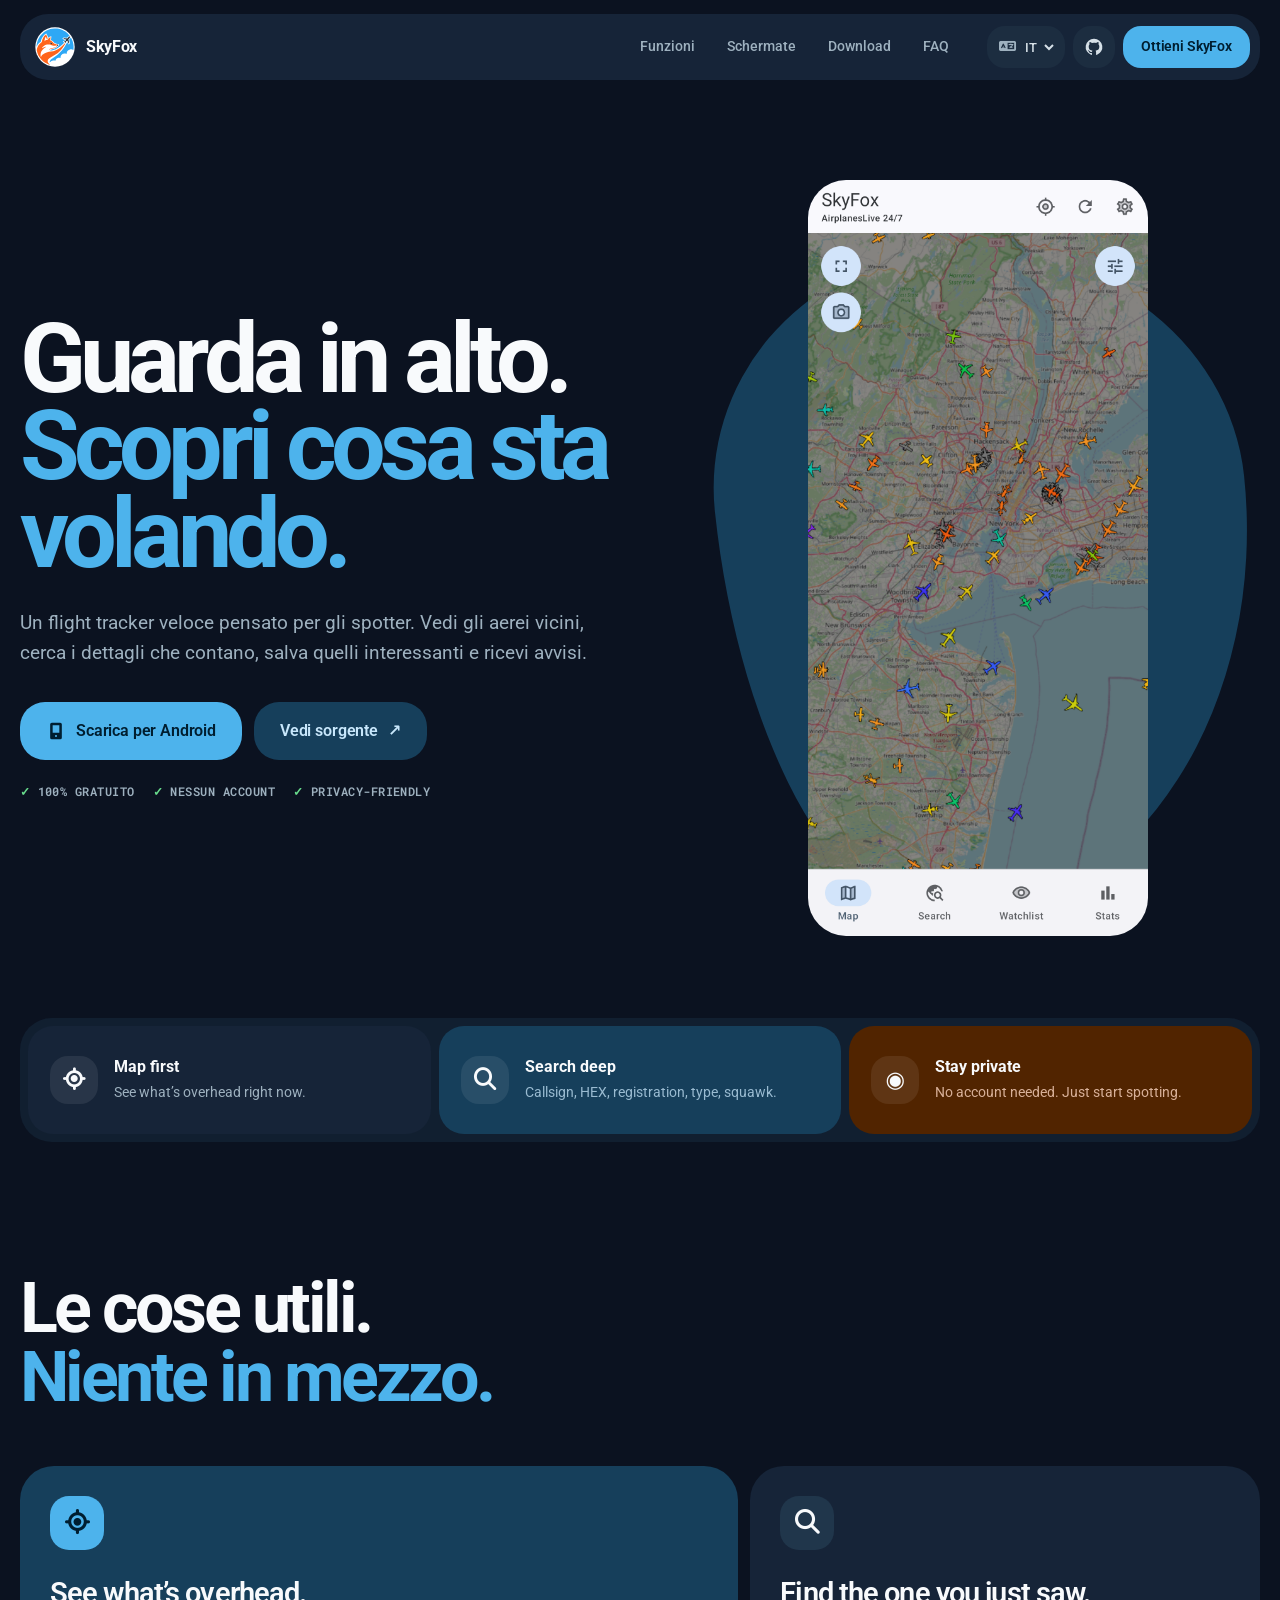
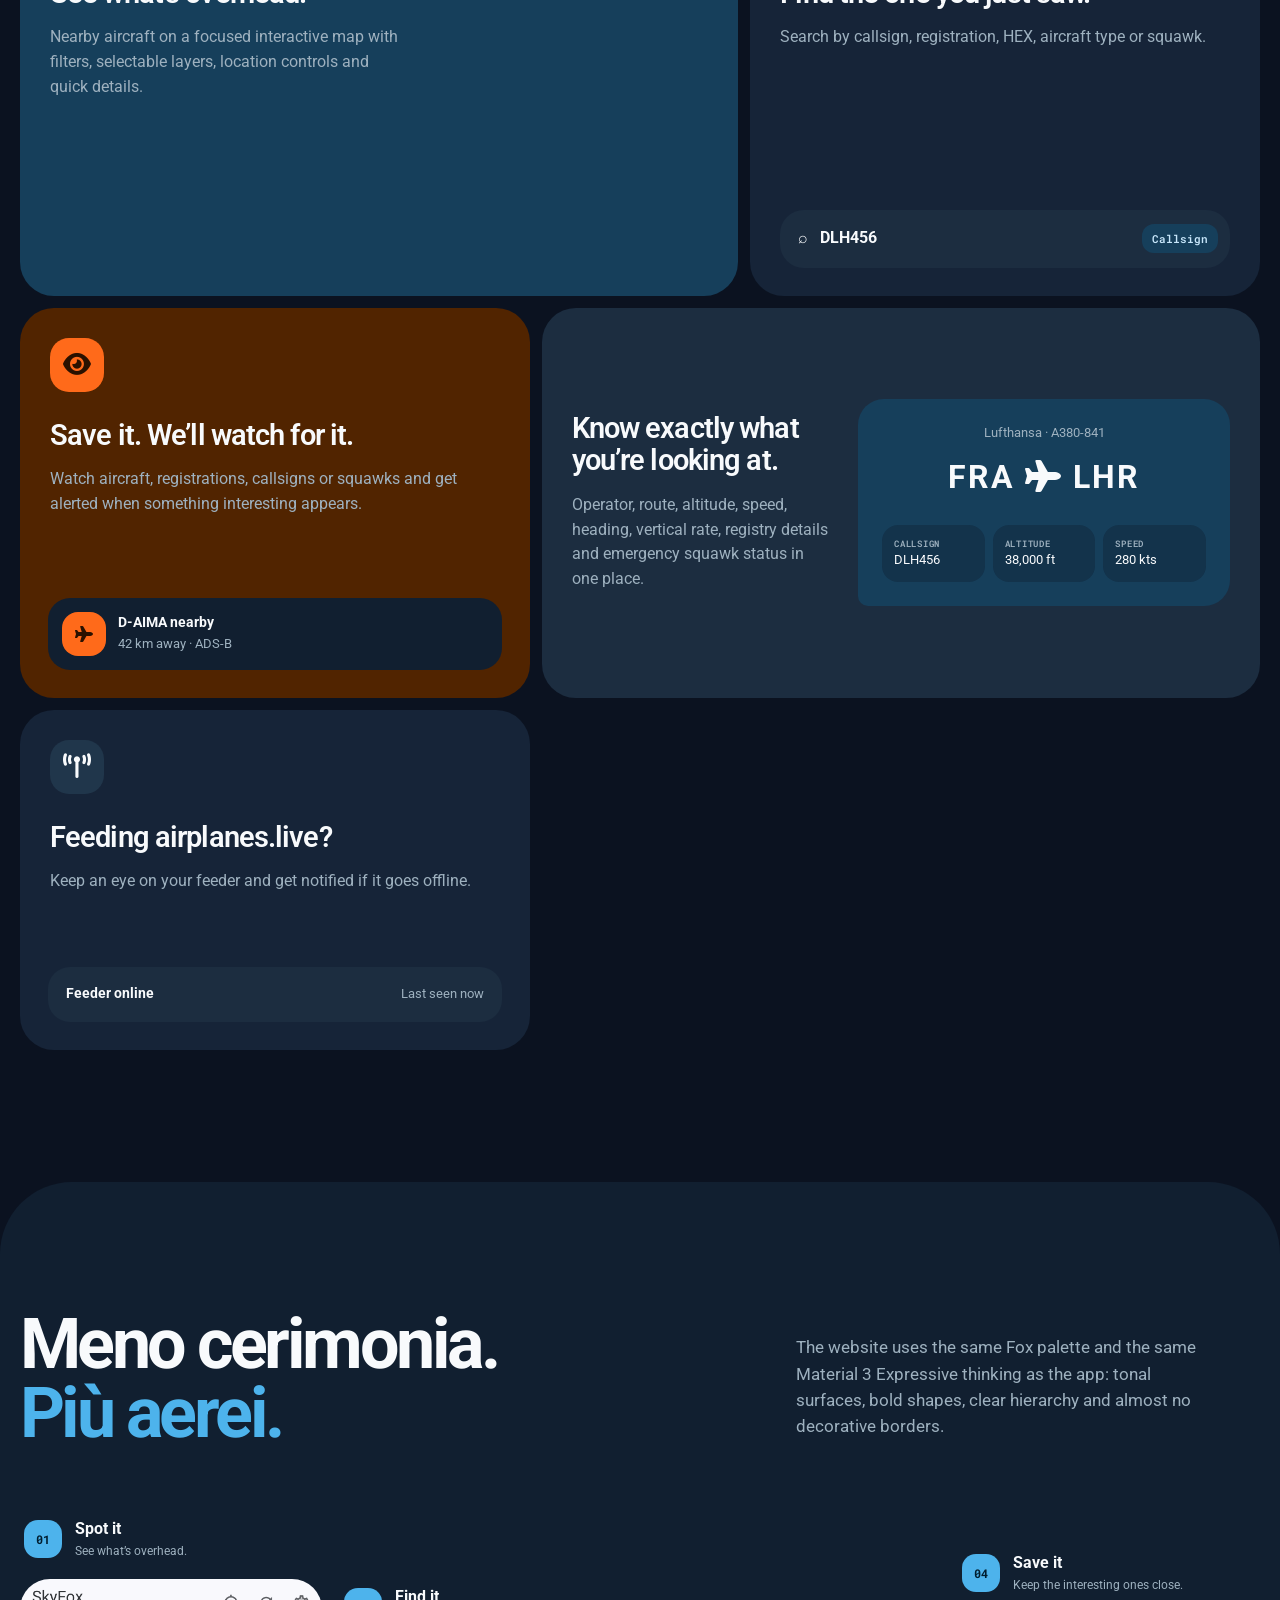
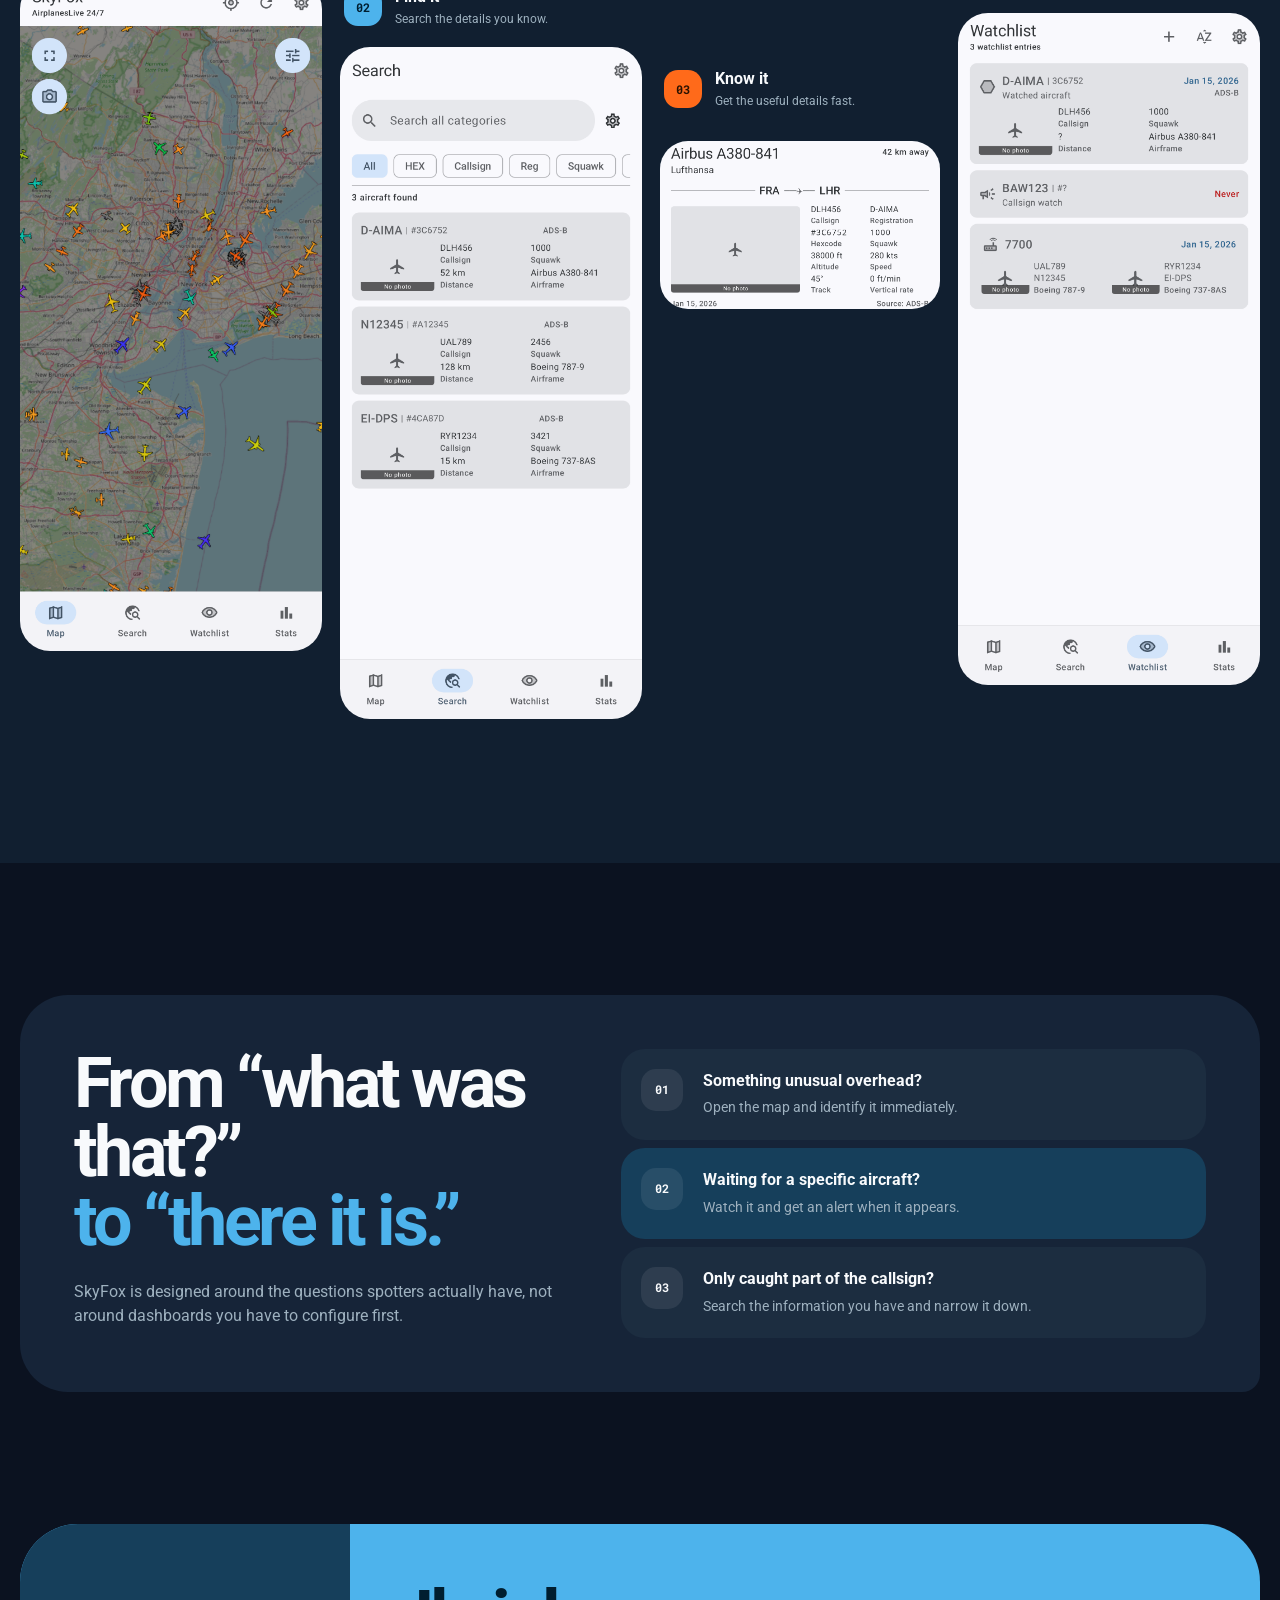
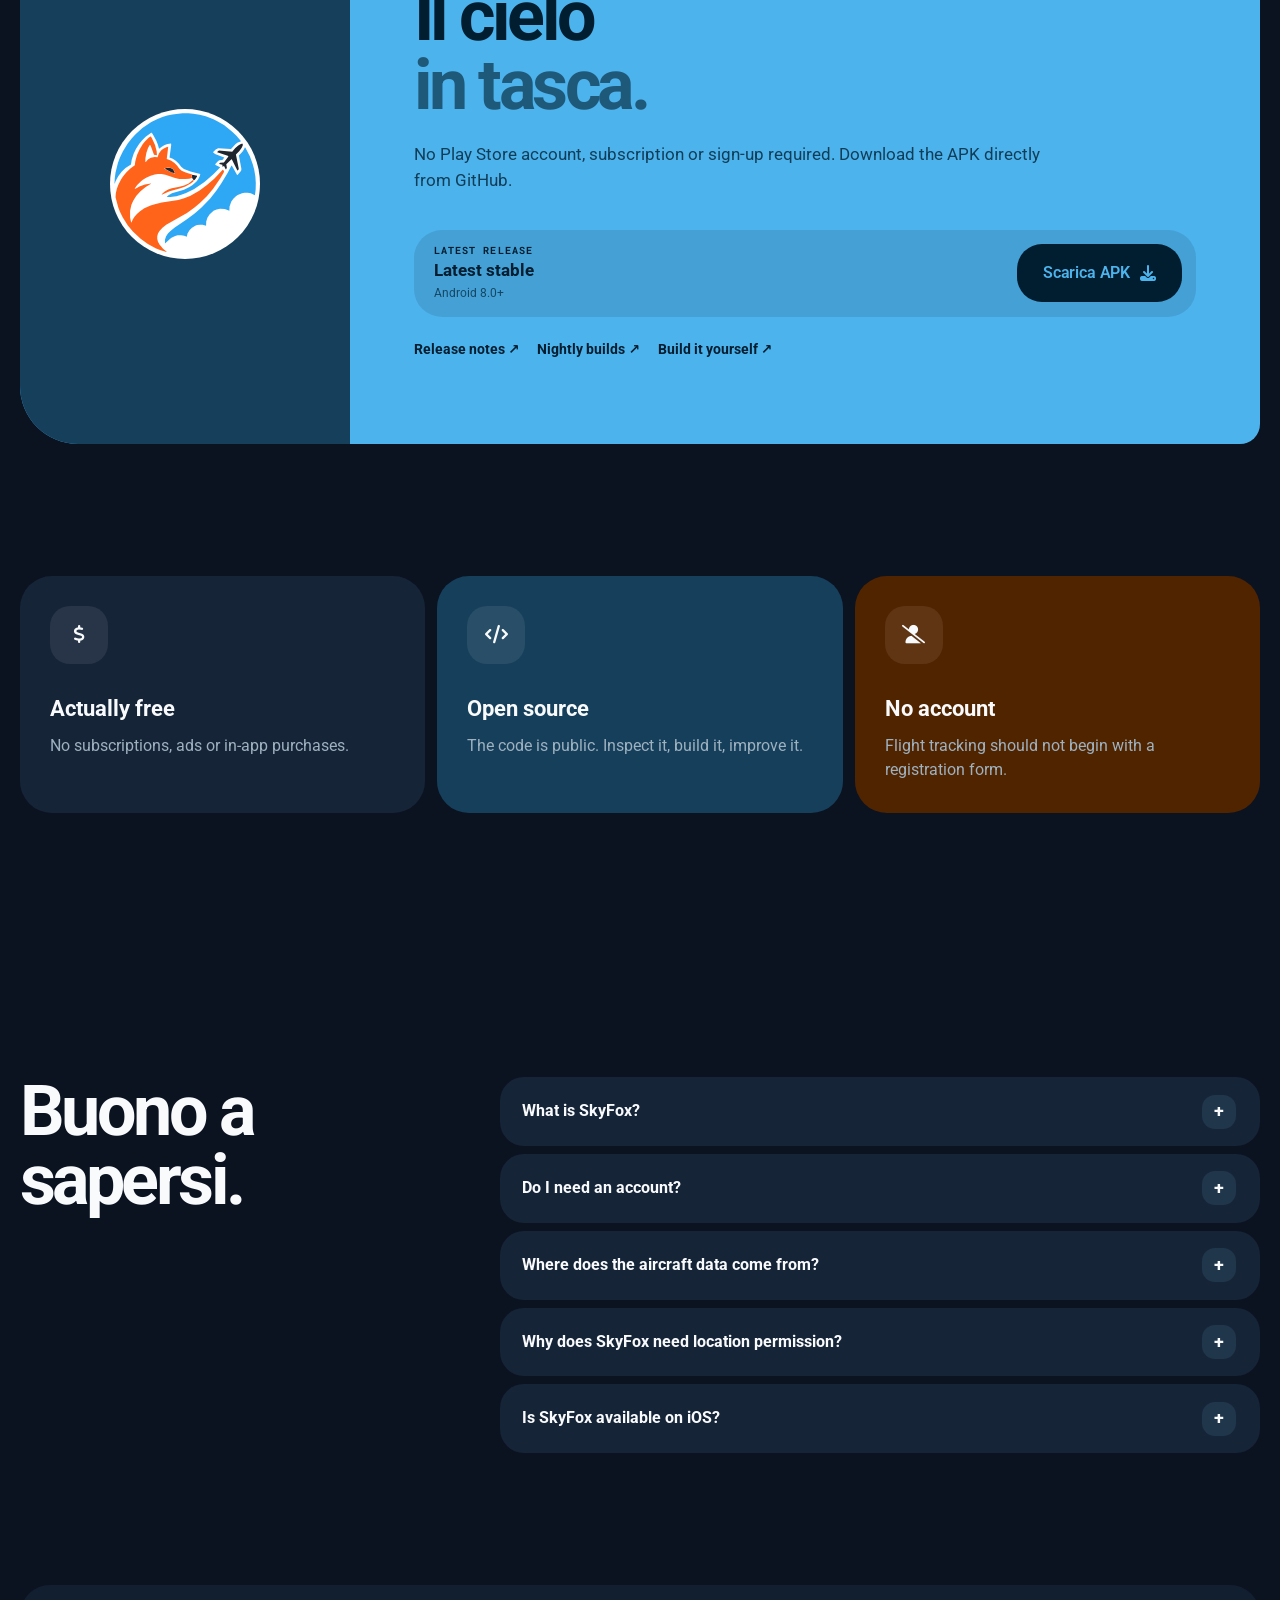
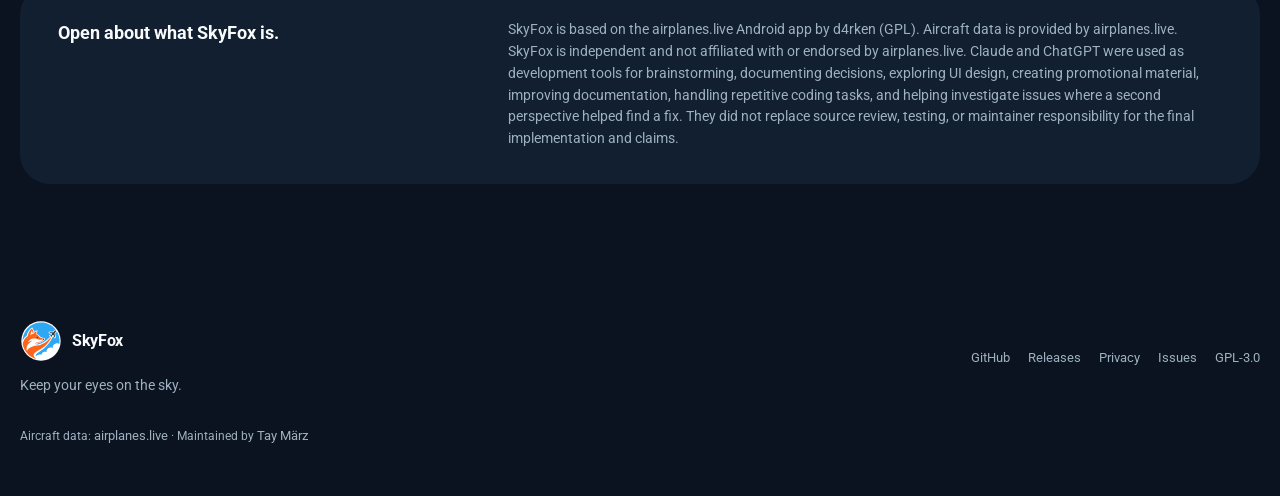
<file: it/index.html>
<!doctype html>
<html lang="it">
<head>
  <meta charset="utf-8">
  <meta name="viewport" content="width=device-width, initial-scale=1">
  <title>SkyFox — Open-source flight tracking for Android</title>
  <meta name="description" content="Track nearby aircraft live, search by callsign, registration, HEX or squawk, build watchlists and get alerts. SkyFox is free, open source and requires no account.">
  <meta name="theme-color" content="#0b1220">
  <meta name="color-scheme" content="dark">
  <link rel="canonical" href="https://skyfox.taymaerz.de/it/">
  <link rel="alternate" hreflang="en" href="https://skyfox.taymaerz.de/">
  <link rel="alternate" hreflang="de" href="https://skyfox.taymaerz.de/de/">
  <link rel="alternate" hreflang="fr" href="https://skyfox.taymaerz.de/fr/">
  <link rel="alternate" hreflang="es" href="https://skyfox.taymaerz.de/es/">
  <link rel="alternate" hreflang="it" href="https://skyfox.taymaerz.de/it/">
  <link rel="alternate" hreflang="x-default" href="https://skyfox.taymaerz.de/">
  <meta property="og:type" content="website">
  <meta property="og:title" content="SkyFox — Open-source flight tracking for Android">
  <meta property="og:description" content="Live aircraft. Deep search. Watchlists and alerts. No account required.">
  <meta property="og:image" content="https://skyfox.taymaerz.de/assets/og-image.png">
  <meta property="og:url" content="https://skyfox.taymaerz.de/it/">
  <meta name="twitter:card" content="summary_large_image">
  <meta name="twitter:title" content="SkyFox — Open-source flight tracking for Android">
  <meta name="twitter:description" content="Live aircraft. Deep search. Watchlists and alerts. No account required.">
  <meta name="twitter:image" content="https://skyfox.taymaerz.de/assets/og-image.png">
  <link rel="icon" type="image/svg+xml" href="/assets/SkyFox_Monochrome.svg">
  <link rel="preconnect" href="https://fonts.googleapis.com">
  <link rel="stylesheet" href="https://cdnjs.cloudflare.com/ajax/libs/font-awesome/6.7.2/css/all.min.css">
  <link rel="preconnect" href="https://fonts.gstatic.com" crossorigin>
  <link href="https://fonts.googleapis.com/css2?family=Roboto:wght@300;400;500;600;700&family=Roboto+Mono:wght@500;600&display=swap" rel="stylesheet">
  <link rel="stylesheet" href="/style.css?v=roboto-1">
  <script type="application/ld+json">
  {
    "@context":"https://schema.org",
    "@type":"SoftwareApplication",
    "name":"SkyFox",
    "applicationCategory":"UtilitiesApplication",
    "operatingSystem":"Android",
    "description":"Free, open-source ADS-B flight tracker for Android with live aircraft, search, watchlists and alerts.",
    "url":"https://skyfox.taymaerz.de/",
    "downloadUrl":"https://github.com/taynotfound/skyfox/releases/latest/download/skyfox-release.apk",
    "license":"https://www.gnu.org/licenses/gpl-3.0.en.html",
    "offers":{"@type":"Offer","price":"0","priceCurrency":"EUR"}
  }
  </script>
</head>
<body>
  <a class="skip-link" href="#main">Skip to content</a>

  <header class="topbar">
    <div class="nav-shell">
      <a class="brand" href="#top" aria-label="SkyFox home">
        <img src="/assets/SkyFox_Light.svg" alt="" width="44" height="44">
        <span>SkyFox</span>
      </a>

      <nav class="desktop-nav" aria-label="Main navigation">
        <a href="#features" data-i18n="navFeatures">Features</a>
        <a href="#screens" data-i18n="navScreens">Screens</a>
        <a href="#download" data-i18n="navDownload">Download</a>
        <a href="#faq" data-i18n="navFaq">FAQ</a>
      </nav>

      <div class="nav-actions">
        <label class="language-control" aria-label="Language">
          <i aria-hidden="true" class="control-icon fa-solid fa-language"></i>
          <select id="locale" aria-label="Language">
            <option value="en">EN</option>
            <option value="de">DE</option>
            <option value="fr">FR</option>
            <option value="es">ES</option>
            <option value="it">IT</option>
          </select>
        </label>
        <a class="icon-button" href="https://github.com/taynotfound/skyfox" target="_blank" rel="noreferrer" aria-label="Open SkyFox on GitHub">
          <svg viewBox="0 0 24 24" aria-hidden="true"><path d="M12 2a10 10 0 0 0-3.16 19.49c.5.09.68-.22.68-.48v-1.87c-2.78.6-3.37-1.18-3.37-1.18-.46-1.16-1.11-1.47-1.11-1.47-.91-.62.07-.61.07-.61 1 .07 1.53 1.03 1.53 1.03.9 1.53 2.35 1.09 2.92.83.09-.65.35-1.09.64-1.34-2.22-.25-4.56-1.11-4.56-4.94 0-1.09.39-1.98 1.03-2.68-.1-.25-.45-1.27.1-2.64 0 0 .84-.27 2.75 1.02A9.56 9.56 0 0 1 12 6.82c.85 0 1.71.12 2.51.34 1.91-1.29 2.75-1.02 2.75-1.02.55 1.37.2 2.39.1 2.64.64.7 1.03 1.59 1.03 2.68 0 3.84-2.34 4.69-4.57 4.94.36.31.68.92.68 1.86v2.75c0 .27.18.58.69.48A10 10 0 0 0 12 2Z"/></svg>
        </a>
        <a class="button button-small button-primary" href="#download" data-i18n="navCta">Get SkyFox</a>
      </div>
    </div>
  </header>

  <main id="main">
    <section class="hero wrap" id="top">
      <div class="hero-copy reveal">
        <div class="status-chip"><span data-i18n="heroEyebrow">Free · open source · Android</span></div>
        <h1 data-i18n="heroTitle">Look up.<br><span>Know what’s flying.</span></h1>
        <p class="hero-lede" data-i18n="heroLede">A fast flight tracker made for plane spotters. See nearby aircraft, search the details that matter, save what interests you, and get alerted when it appears.</p>
        <div class="hero-actions">
          <a class="button button-primary button-large" href="#download">
            <svg viewBox="0 0 24 24" aria-hidden="true"><path d="M7 2h10a2 2 0 0 1 2 2v16a2 2 0 0 1-2 2H7a2 2 0 0 1-2-2V4a2 2 0 0 1 2-2Zm5 17.25a1.25 1.25 0 1 0 0-2.5 1.25 1.25 0 0 0 0 2.5ZM8 5v9h8V5H8Z"/></svg>
            <span data-i18n="download">Download for Android</span>
          </a>
          <a class="button button-tonal button-large" href="https://github.com/taynotfound/skyfox" target="_blank" rel="noreferrer">
            <span data-i18n="source">View source</span>
            <span aria-hidden="true">↗</span>
          </a>
        </div>
        <div class="trust-row" aria-label="Key facts">
          <span data-i18n="trustFree">100% free</span>
          <span data-i18n="trustNoAccount">No account</span>
          <span data-i18n="trustPrivate">Privacy-friendly</span>
        </div>
      </div>

      <div class="hero-visual reveal" aria-label="SkyFox live map preview">
        <div class="hero-blob" aria-hidden="true"></div>
        <div class="phone phone-hero">
          <img src="/assets/screenshots/en/map.png" alt="SkyFox live aircraft map" fetchpriority="high">
        </div>


      </div>
    </section>

    <section class="quick-band wrap reveal" aria-label="SkyFox at a glance">
      <div class="quick-item">
        <span class="quick-icon"><i class="fa-solid fa-location-crosshairs" aria-hidden="true"></i></span>
        <div><strong data-i18n="quick1Title">Map first</strong><span data-i18n="quick1Text">See what’s overhead right now.</span></div>
      </div>
      <div class="quick-item">
        <span class="quick-icon"><i class="fa-solid fa-magnifying-glass" aria-hidden="true"></i></span>
        <div><strong data-i18n="quick2Title">Search deep</strong><span data-i18n="quick2Text">Callsign, HEX, registration, type, squawk.</span></div>
      </div>
      <div class="quick-item">
        <span class="quick-icon">◉</span>
        <div><strong data-i18n="quick3Title">Stay private</strong><span data-i18n="quick3Text">No account needed. Just start spotting.</span></div>
      </div>
    </section>

    <section class="section wrap" id="features">
      <div class="section-heading reveal">
        <p class="eyebrow" data-i18n="featuresEyebrow">Made for the moment you look up</p>
        <h2 data-i18n="featuresH2">The useful stuff.<br><span>Nothing in the way.</span></h2>
      </div>

      <div class="bento-grid">
        <article class="feature-card feature-map reveal">
          <div class="feature-icon feature-icon-primary"><i class="fa-solid fa-location-crosshairs" aria-hidden="true"></i></div>
          <div class="feature-copy">
            <p class="kicker" data-i18n="feat1Label">LIVE MAP</p>
            <h3 data-i18n="feat1H3">See what’s overhead.</h3>
            <p data-i18n="feat1P">Nearby aircraft on a focused interactive map with filters, selectable layers, location controls and quick details.</p>
          </div>
          <div class="map-decoration" aria-hidden="true">
            <span style="--x:15%;--y:22%;--r:-22deg">✈</span><span style="--x:47%;--y:18%;--r:16deg">✈</span><span style="--x:75%;--y:42%;--r:72deg">✈</span><span style="--x:29%;--y:68%;--r:-44deg">✈</span><span style="--x:69%;--y:79%;--r:118deg">✈</span>
          </div>
        </article>

        <article class="feature-card feature-search reveal">
          <div class="feature-icon"><i class="fa-solid fa-magnifying-glass" aria-hidden="true"></i></div>
          <p class="kicker" data-i18n="feat2Label">SEARCH</p>
          <h3 data-i18n="feat2H3">Find the one you just saw.</h3>
          <p data-i18n="feat2P">Search by callsign, registration, HEX, aircraft type or squawk.</p>
          <div class="fake-search" aria-hidden="true"><span>⌕</span><span>DLH456</span><span class="fake-filter">Callsign</span></div>
        </article>

        <article class="feature-card feature-watch reveal">
          <div class="feature-icon feature-icon-orange"><i class="fa-solid fa-eye" aria-hidden="true"></i></div>
          <p class="kicker" data-i18n="feat3Label">WATCHLISTS + ALERTS</p>
          <h3 data-i18n="feat3H3">Save it. We’ll watch for it.</h3>
          <p data-i18n="feat3P">Watch aircraft, registrations, callsigns or squawks and get alerted when something interesting appears.</p>
          <div class="alert-pill" aria-hidden="true"><span><i class="fa-solid fa-plane" aria-hidden="true"></i></span><div><strong>D-AIMA nearby</strong><small>42 km away · ADS-B</small></div></div>
        </article>

        <article class="feature-card feature-details reveal">
          <div class="feature-copy">
            <p class="kicker" data-i18n="feat4Label">AIRCRAFT DETAILS</p>
            <h3 data-i18n="feat4H3">Know exactly what you’re looking at.</h3>
            <p data-i18n="feat4P">Operator, route, altitude, speed, heading, vertical rate, registry details and emergency squawk status in one place.</p>
          </div>
          <div class="route-card" aria-hidden="true">
            <div><small>Lufthansa · A380-841</small><strong>FRA <i class="fa-solid fa-plane" aria-hidden="true"></i> LHR</strong></div>
            <div class="route-stats"><span><small>CALLSIGN</small>DLH456</span><span><small>ALTITUDE</small>38,000 ft</span><span><small>SPEED</small>280 kts</span></div>
          </div>
        </article>

        <article class="feature-card feature-feeder reveal">
          <div class="feature-icon"><i class="fa-solid fa-tower-broadcast" aria-hidden="true"></i></div>
          <p class="kicker" data-i18n="feat5Label">FEEDER STATUS</p>
          <h3 data-i18n="feat5H3">Feeding airplanes.live?</h3>
          <p data-i18n="feat5P">Keep an eye on your feeder and get notified if it goes offline.</p>
          <div class="status-line" aria-hidden="true"><strong>Feeder online</strong><small>Last seen now</small></div>
        </article>
      </div>
    </section>

    <section class="screens-section" id="screens">
      <div class="wrap">
        <div class="screens-head reveal">
          <div>
            <p class="eyebrow" data-i18n="screensEyebrow">Real app screens</p>
            <h2 data-i18n="galleryTitle">Less ceremony.<br><span>More aircraft.</span></h2>
          </div>
          <p data-i18n="galleryIntro">The website uses the same Fox palette and the same Material 3 Expressive thinking as the app: tonal surfaces, bold shapes, clear hierarchy and almost no decorative borders.</p>
        </div>

        <div class="screen-flow">
          <article class="screen-step screen-step-tall reveal">
            <div class="screen-meta"><span>01</span><div><strong data-i18n="screen1Title">Spot it</strong><small data-i18n="screen1Text">See what’s overhead.</small></div></div>
            <div class="phone"><img src="/assets/screenshots/en/map.png" alt="SkyFox map screen" loading="lazy"></div>
          </article>
          <article class="screen-step screen-step-tall reveal">
            <div class="screen-meta"><span>02</span><div><strong data-i18n="screen2Title">Find it</strong><small data-i18n="screen2Text">Search the details you know.</small></div></div>
            <div class="phone"><img src="/assets/screenshots/en/search.png" alt="SkyFox search screen" loading="lazy"></div>
          </article>
          <article class="screen-step reveal">
            <div class="screen-meta"><span>03</span><div><strong data-i18n="screen3Title">Know it</strong><small data-i18n="screen3Text">Get the useful details fast.</small></div></div>
            <div class="screen-card-wide"><img src="/assets/screenshots/en/plane-details.png" alt="SkyFox aircraft details screen" loading="lazy"></div>
          </article>
          <article class="screen-step screen-step-tall reveal">
            <div class="screen-meta"><span>04</span><div><strong data-i18n="screen4Title">Save it</strong><small data-i18n="screen4Text">Keep the interesting ones close.</small></div></div>
            <div class="phone"><img src="/assets/screenshots/en/watch.png" alt="SkyFox watchlist screen" loading="lazy"></div>
          </article>
        </div>
      </div>
    </section>

    <section class="section wrap spotter-section">
      <div class="spotter-shell reveal">
        <div class="spotter-copy">
          <p class="eyebrow" data-i18n="spotterEyebrow">Built for spotting</p>
          <h2 data-i18n="spotterH2">From “what was that?”<br><span>to “there it is.”</span></h2>
          <p data-i18n="spotterP">SkyFox is designed around the questions spotters actually have, not around dashboards you have to configure first.</p>
        </div>
        <div class="scenario-list">
          <div class="scenario"><span>01</span><div><strong data-i18n="scenario1Q">Something unusual overhead?</strong><p data-i18n="scenario1A">Open the map and identify it immediately.</p></div></div>
          <div class="scenario"><span>02</span><div><strong data-i18n="scenario2Q">Waiting for a specific aircraft?</strong><p data-i18n="scenario2A">Watch it and get an alert when it appears.</p></div></div>
          <div class="scenario"><span>03</span><div><strong data-i18n="scenario3Q">Only caught part of the callsign?</strong><p data-i18n="scenario3A">Search the information you have and narrow it down.</p></div></div>
        </div>
      </div>
    </section>

    <section class="download-section wrap" id="download">
      <div class="download-shell reveal">
        <div class="download-logo-wrap"><img src="/assets/SkyFox_Light.svg" alt="SkyFox" width="160" height="160"></div>
        <div class="download-copy">
          <p class="eyebrow" data-i18n="downloadEyebrow">Free & open source</p>
          <h2 data-i18n="downloadH2">Put the sky<br><span>in your pocket.</span></h2>
          <p class="download-intro" data-i18n="downloadIntro">No Play Store account, subscription or sign-up required. Download the APK directly from GitHub.</p>
          <div class="release-row">
            <div class="release-info"><small data-i18n="latestRelease">LATEST RELEASE</small><strong id="release-tag">Latest stable</strong><span data-i18n="androidRequirement">Android 8.0+</span></div>
            <a class="button button-primary button-large" id="release-dl" href="https://github.com/taynotfound/skyfox/releases/latest/download/skyfox-release.apk"><span data-i18n="downloadBtn">Download APK</span><i class="fa-solid fa-download" aria-hidden="true"></i></a>
          </div>
          <div class="download-links">
            <a id="release-notes" href="https://github.com/taynotfound/skyfox/releases/latest" target="_blank" rel="noreferrer" data-i18n="changelog">Release notes ↗</a>
            <a href="https://github.com/taynotfound/skyfox/releases/tag/nightly" target="_blank" rel="noreferrer" data-i18n="nightly">Nightly builds ↗</a>
            <a href="https://github.com/taynotfound/skyfox" target="_blank" rel="noreferrer" data-i18n="buildYourself">Build it yourself ↗</a>
          </div>
        </div>
      </div>
    </section>

    <section class="section wrap values-section">
      <div class="value-card reveal"><span class="value-symbol"><i class="fa-solid fa-dollar-sign" aria-hidden="true"></i></span><strong data-i18n="value1Title">Actually free</strong><p data-i18n="value1Text">No subscriptions, ads or in-app purchases.</p></div>
      <div class="value-card reveal"><span class="value-symbol"><i class="fa-solid fa-code" aria-hidden="true"></i></span><strong data-i18n="value2Title">Open source</strong><p data-i18n="value2Text">The code is public. Inspect it, build it, improve it.</p></div>
      <div class="value-card reveal"><span class="value-symbol"><i class="fa-solid fa-user-slash" aria-hidden="true"></i></span><strong data-i18n="value3Title">No account</strong><p data-i18n="value3Text">Flight tracking should not begin with a registration form.</p></div>
    </section>

    <section class="section wrap faq-section" id="faq">
      <div class="section-heading compact reveal"><p class="eyebrow">FAQ</p><h2 data-i18n="faqH2">Good to know.</h2></div>
      <div class="faq-list">
        <details class="faq-item reveal"><summary data-i18n="faq1Q">What is SkyFox?</summary><p data-i18n="faq1A">SkyFox is a free, open-source Android app for live aircraft tracking using ADS-B data from airplanes.live.</p></details>
        <details class="faq-item reveal"><summary data-i18n="faq2Q">Do I need an account?</summary><p data-i18n="faq2A">No. You can install SkyFox and start using it without creating an account.</p></details>
        <details class="faq-item reveal"><summary data-i18n="faq3Q">Where does the aircraft data come from?</summary><p data-i18n="faq3A">Aircraft data is provided by airplanes.live, a community-driven ADS-B network. SkyFox is independent and is not affiliated with or endorsed by airplanes.live.</p></details>
        <details class="faq-item reveal"><summary data-i18n="faq4Q">Why does SkyFox need location permission?</summary><p data-i18n="faq4A">Location is used to show aircraft near you and center the map. You can decline permission and move the map manually instead.</p></details>
        <details class="faq-item reveal"><summary data-i18n="faq5Q">Is SkyFox available on iOS?</summary><p data-i18n="faq5A">No. SkyFox is currently Android-only.</p></details>
      </div>
    </section>

    <section class="project-note wrap reveal">
      <div><p class="eyebrow" data-i18n="projectEyebrow">Independent project</p><strong data-i18n="projectTitle">Open about what SkyFox is.</strong></div>
      <p data-i18n="projectText">SkyFox is based on the airplanes.live Android app by d4rken (GPL). Aircraft data is provided by airplanes.live. SkyFox is independent and not affiliated with or endorsed by airplanes.live. Claude and ChatGPT were used as development tools for brainstorming, documenting decisions, exploring UI design, creating promotional material, improving documentation, handling repetitive coding tasks, and helping investigate issues where a second perspective helped find a fix. They did not replace source review, testing, or maintainer responsibility for the final implementation and claims.</p>
    </section>
  </main>

  <footer class="footer wrap">
    <div class="footer-brand"><a class="brand" href="#top"><img src="/assets/SkyFox_Light.svg" alt="" width="42" height="42"><span>SkyFox</span></a><p data-i18n="footerTagline">Keep your eyes on the sky.</p></div>
    <nav aria-label="Footer navigation"><a href="https://github.com/taynotfound/skyfox" target="_blank" rel="noreferrer">GitHub</a><a href="https://github.com/taynotfound/skyfox/releases" target="_blank" rel="noreferrer" data-i18n="footerReleases">Releases</a><a href="/privacy/" data-i18n="footerPrivacy">Privacy</a><a href="https://github.com/taynotfound/skyfox/issues" target="_blank" rel="noreferrer" data-i18n="footerIssues">Issues</a><a href="https://github.com/taynotfound/skyfox/blob/main/LICENSE" target="_blank" rel="noreferrer">GPL-3.0</a></nav>
    <p class="footer-fine">Aircraft data: <a href="https://airplanes.live" target="_blank" rel="noreferrer">airplanes.live</a> · Maintained by <a href="https://taymaerz.de" target="_blank" rel="noreferrer">Tay März</a></p>
  </footer>

  <script src="/script.js" defer></script>
</body>
</html>
</file>
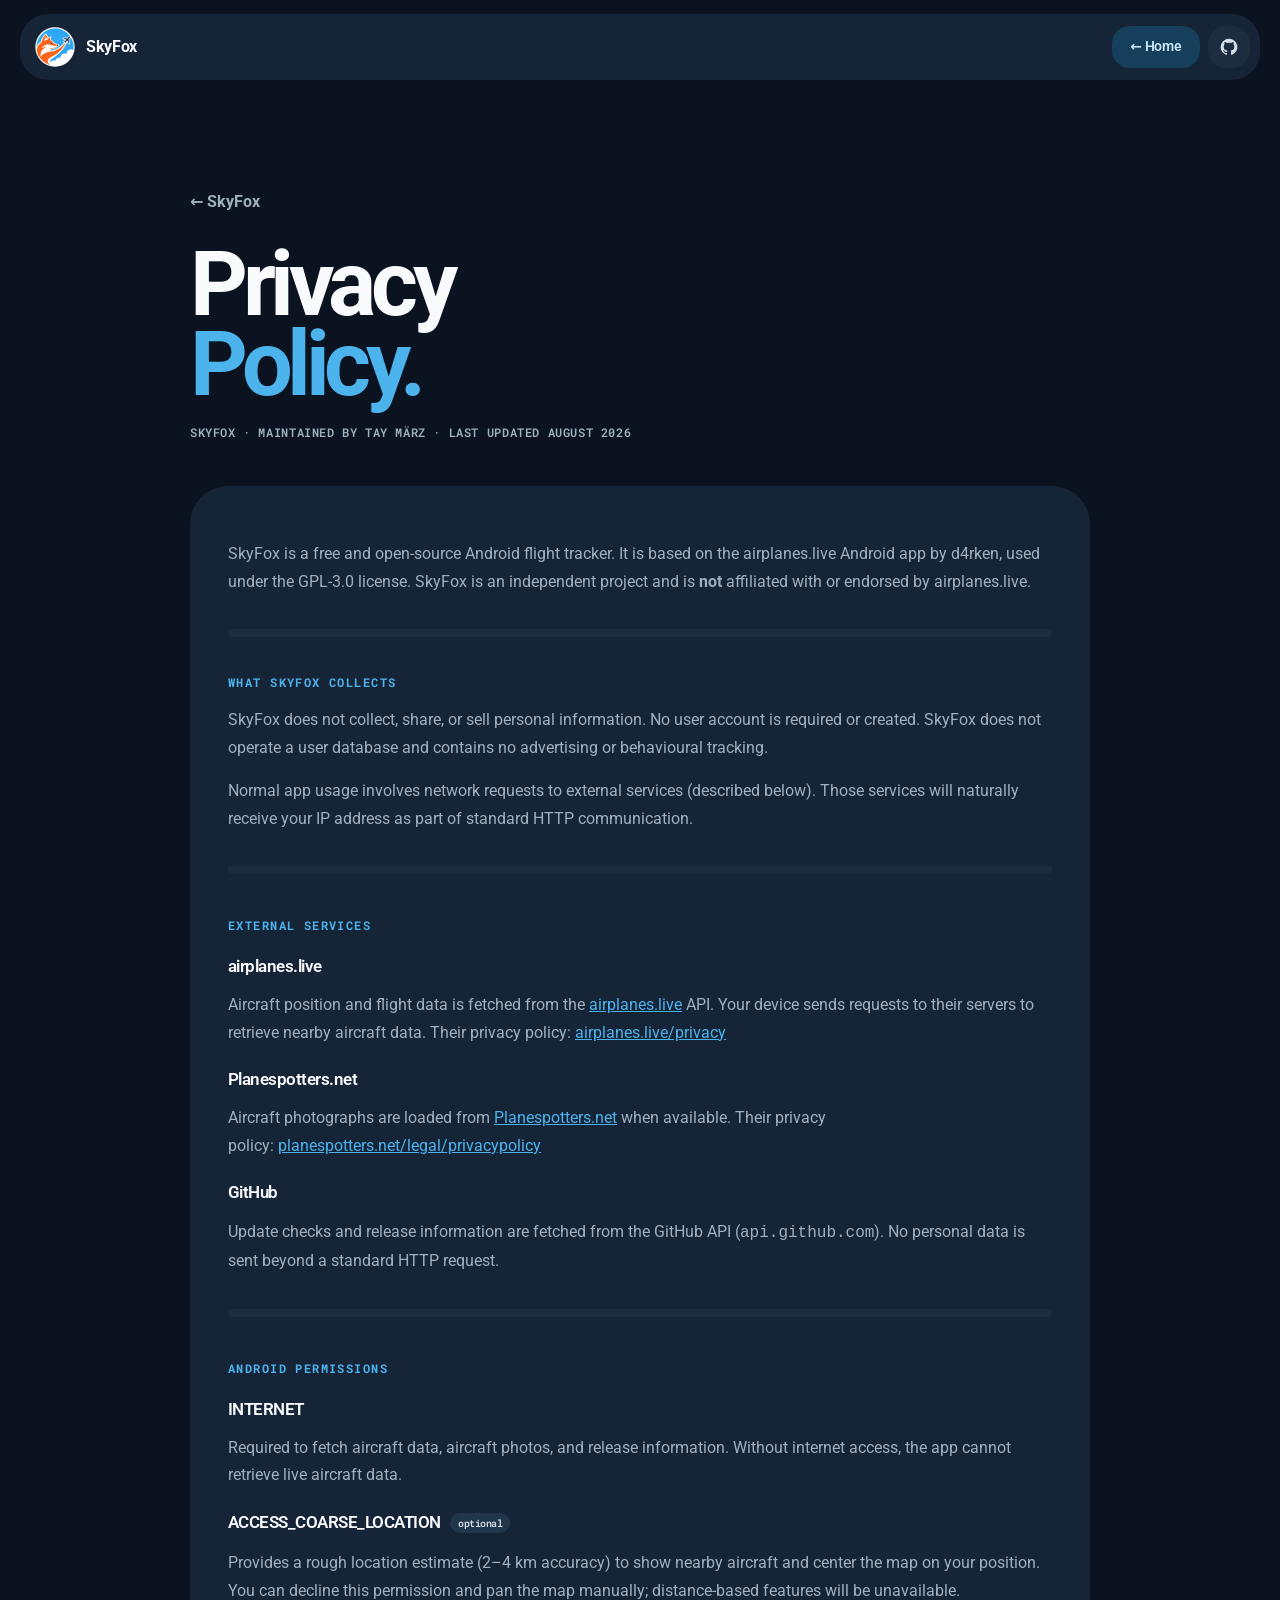
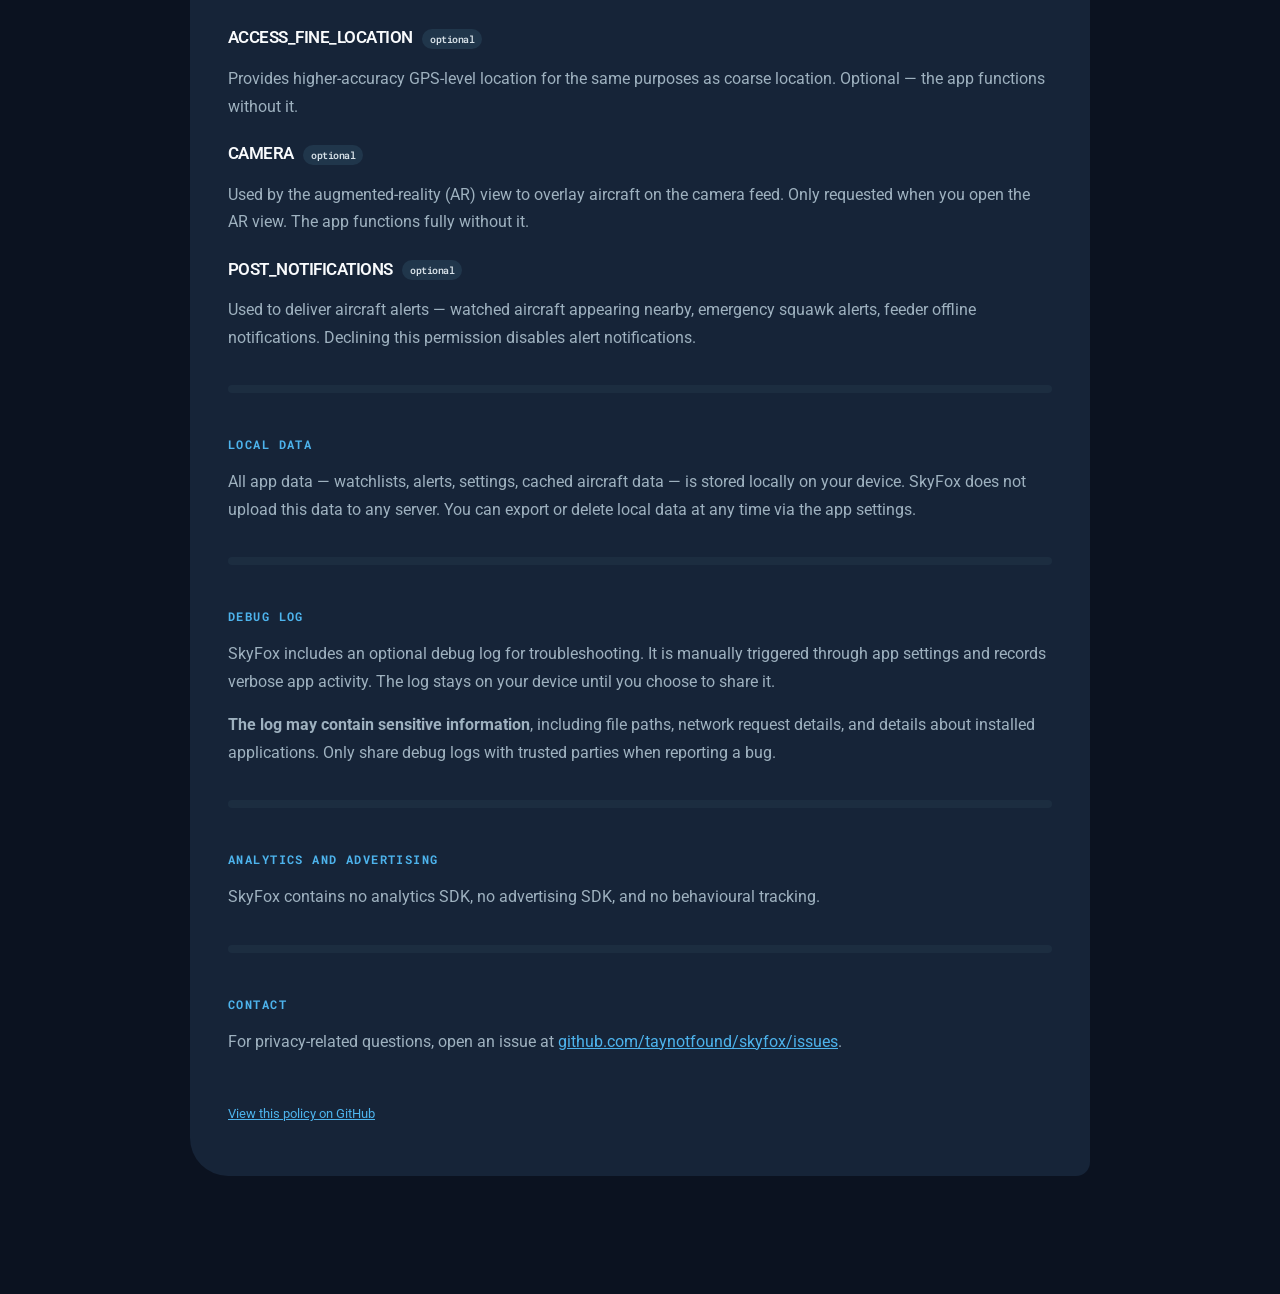
<file: privacy/index.html>
<!doctype html>
<html lang="en">
<head>
  <meta charset="utf-8">
  <meta name="viewport" content="width=device-width, initial-scale=1">
  <title>Privacy Policy – SkyFox</title>
  <meta name="description" content="SkyFox privacy policy. What data the app uses, what permissions it needs, and what external services it contacts.">
  <meta name="robots" content="noindex">
  <meta name="theme-color" content="#0b1220">
  <link rel="canonical" href="https://skyfox.taymaerz.de/privacy">
  <link rel="icon" type="image/svg+xml" href="/assets/SkyFox_Monochrome.svg">
  <link rel="preconnect" href="https://fonts.googleapis.com">
  <link rel="stylesheet" href="https://cdnjs.cloudflare.com/ajax/libs/font-awesome/6.7.2/css/all.min.css">
  <link rel="preconnect" href="https://fonts.gstatic.com" crossorigin>
  <link href="https://fonts.googleapis.com/css2?family=Roboto:wght@300;400;500;600;700&family=Roboto+Mono:wght@500;600&display=swap" rel="stylesheet">
  <link rel="stylesheet" href="/style.css?v=roboto-1">
  <style>
    .privacy-main{padding:110px 0 120px;max-width:900px}.privacy-main h1{font-size:clamp(3rem,7vw,6rem)}
    .privacy-subtitle{margin:18px 0 0;color:var(--muted);font:600 .76rem var(--mono);text-transform:uppercase;letter-spacing:.05em}
    .privacy-body{margin-top:46px;padding:38px;background:var(--surface-high);border-radius:38px 38px 14px 38px}
    .privacy-body h2{margin:44px 0 12px;color:var(--primary);font:700 .74rem var(--mono);letter-spacing:.12em;text-transform:uppercase}.privacy-body h2:first-of-type{margin-top:38px}
    .privacy-body h3{margin:24px 0 6px;color:var(--text);font-size:1.05rem}.privacy-body p,.privacy-body li{color:var(--muted);line-height:1.72}.privacy-body a{color:var(--primary)}
    .privacy-body hr{height:8px;border:0;margin:34px 0;background:var(--surface-highest);border-radius:999px}
    .badge-optional{display:inline-block;padding:3px 8px;margin-left:6px;background:var(--secondary-container);border-radius:999px;color:var(--text-soft);font:600 .65rem var(--mono);vertical-align:middle}
    .privacy-back{display:inline-flex;margin-bottom:30px;color:var(--muted);font-weight:700;text-decoration:none}.privacy-back:hover{color:var(--primary)}
    @media(max-width:760px){.privacy-main{padding-top:82px}.privacy-body{padding:26px;border-radius:30px 30px 12px 30px}}
  </style>
</head>
<body>
  <header class="topbar"><div class="nav-shell"><a class="brand" href="/"><img src="/assets/SkyFox_Light.svg" alt="" width="44" height="44"><span>SkyFox</span></a><div class="nav-actions" style="margin-left:auto"><a class="button button-small button-tonal" href="/">← Home</a><a class="icon-button" href="https://github.com/taynotfound/skyfox" rel="noreferrer" aria-label="GitHub"><svg viewBox="0 0 24 24"><path d="M12 2a10 10 0 0 0-3.16 19.49c.5.09.68-.22.68-.48v-1.87c-2.78.6-3.37-1.18-3.37-1.18-.46-1.16-1.11-1.47-1.11-1.47-.91-.62.07-.61.07-.61 1 .07 1.53 1.03 1.53 1.03.9 1.53 2.35 1.09 2.92.83.09-.65.35-1.09.64-1.34-2.22-.25-4.56-1.11-4.56-4.94 0-1.09.39-1.98 1.03-2.68-.1-.25-.45-1.27.1-2.64 0 0 .84-.27 2.75 1.02A9.56 9.56 0 0 1 12 6.82c.85 0 1.71.12 2.51.34 1.91-1.29 2.75-1.02 2.75-1.02.55 1.37.2 2.39.1 2.64.64.7 1.03 1.59 1.03 2.68 0 3.84-2.34 4.69-4.57 4.94.36.31.68.92.68 1.86v2.75c0 .27.18.58.69.48A10 10 0 0 0 12 2Z"/></svg></a></div></div></header>
  <main class="wrap privacy-main">
    <a class="privacy-back" href="/">← SkyFox</a>
    <p class="eyebrow">Privacy</p>
    <h1>Privacy<br><span>Policy.</span></h1>
    <p class="privacy-subtitle">SkyFox · Maintained by Tay März · Last updated August 2026</p>
    <div class="privacy-body">
      <p>SkyFox is a free and open-source Android flight tracker. It is based on the airplanes.live Android app by d4rken, used under the GPL-3.0 license. SkyFox is an independent project and is <strong>not</strong> affiliated with or endorsed by airplanes.live.</p>
      <hr>
      <h2>What SkyFox collects</h2>
      <p>SkyFox does not collect, share, or sell personal information. No user account is required or created. SkyFox does not operate a user database and contains no advertising or behavioural tracking.</p>
      <p>Normal app usage involves network requests to external services (described below). Those services will naturally receive your IP address as part of standard HTTP communication.</p>
      <hr>
      <h2>External services</h2>
      <h3>airplanes.live</h3><p>Aircraft position and flight data is fetched from the <a href="https://airplanes.live" rel="noreferrer">airplanes.live</a> API. Your device sends requests to their servers to retrieve nearby aircraft data. Their privacy policy: <a href="https://airplanes.live/privacy/" rel="noreferrer">airplanes.live/privacy</a></p>
      <h3>Planespotters.net</h3><p>Aircraft photographs are loaded from <a href="https://www.planespotters.net" rel="noreferrer">Planespotters.net</a> when available. Their privacy policy: <a href="https://www.planespotters.net/legal/privacypolicy" rel="noreferrer">planespotters.net/legal/privacypolicy</a></p>
      <h3>GitHub</h3><p>Update checks and release information are fetched from the GitHub API (<code>api.github.com</code>). No personal data is sent beyond a standard HTTP request.</p>
      <hr>
      <h2>Android permissions</h2>
      <h3>INTERNET</h3><p>Required to fetch aircraft data, aircraft photos, and release information. Without internet access, the app cannot retrieve live aircraft data.</p>
      <h3>ACCESS_COARSE_LOCATION <span class="badge-optional">optional</span></h3><p>Provides a rough location estimate (2–4 km accuracy) to show nearby aircraft and center the map on your position. You can decline this permission and pan the map manually; distance-based features will be unavailable.</p>
      <h3>ACCESS_FINE_LOCATION <span class="badge-optional">optional</span></h3><p>Provides higher-accuracy GPS-level location for the same purposes as coarse location. Optional — the app functions without it.</p>
      <h3>CAMERA <span class="badge-optional">optional</span></h3><p>Used by the augmented-reality (AR) view to overlay aircraft on the camera feed. Only requested when you open the AR view. The app functions fully without it.</p>
      <h3>POST_NOTIFICATIONS <span class="badge-optional">optional</span></h3><p>Used to deliver aircraft alerts — watched aircraft appearing nearby, emergency squawk alerts, feeder offline notifications. Declining this permission disables alert notifications.</p>
      <hr>
      <h2>Local data</h2><p>All app data — watchlists, alerts, settings, cached aircraft data — is stored locally on your device. SkyFox does not upload this data to any server. You can export or delete local data at any time via the app settings.</p>
      <hr>
      <h2>Debug log</h2><p>SkyFox includes an optional debug log for troubleshooting. It is manually triggered through app settings and records verbose app activity. The log stays on your device until you choose to share it.</p><p><strong>The log may contain sensitive information</strong>, including file paths, network request details, and details about installed applications. Only share debug logs with trusted parties when reporting a bug.</p>
      <hr>
      <h2>Analytics and advertising</h2><p>SkyFox contains no analytics SDK, no advertising SDK, and no behavioural tracking.</p>
      <hr>
      <h2>Contact</h2><p>For privacy-related questions, open an issue at <a href="https://github.com/taynotfound/skyfox/issues" rel="noreferrer">github.com/taynotfound/skyfox/issues</a>.</p><p style="margin-top:3rem;font-size:.8rem"><a href="https://github.com/taynotfound/skyfox/blob/main/PRIVACY_POLICY.md" rel="noreferrer">View this policy on GitHub</a></p>
    </div>
  </main>
</body>
</html>
</file>
<file: style.css>
:root {
  /* SkyFox Fox dark palette — kept deliberately close to the app. */
  --bg: #0b1220;
  --surface: #111f30;
  --surface-high: #162438;
  --surface-highest: #1c2d40;
  --primary: #4db3ec;
  --on-primary: #001e30;
  --primary-container: #163f5b;
  --on-primary-container: #c8e7fb;
  --secondary-container: #20364b;
  --tertiary: #ff6a1a;
  --tertiary-container: #512400;
  --on-tertiary-container: #ffd9c4;
  --text: #f8fafc;
  --text-soft: #d6e0e7;
  --muted: #9eb1bf;
  --outline: #46637a;
  --error: #ffb4ab;
  --green: #69dd8d;
  --shadow: 0 22px 70px rgba(0,0,0,.28);
  --max: 1240px;
  --font: 'Roboto', system-ui, -apple-system, BlinkMacSystemFont, 'Segoe UI', sans-serif;
  --mono: 'Roboto Mono', ui-monospace, SFMono-Regular, Menlo, monospace;
  --ease-spring: cubic-bezier(.2,.8,.2,1.1);
}

* { box-sizing: border-box; }
html { scroll-behavior: smooth; }
body {
  margin: 0;
  min-width: 320px;
  background: var(--bg);
  color: var(--text-soft);
  font-family: var(--font);
  font-size: 16px;
  line-height: 1.55;
  overflow-x: hidden;
}
img { display: block; max-width: 100%; }
a { color: inherit; }
button, select, input { font: inherit; }
::selection { background: var(--primary); color: var(--on-primary); }

.wrap { width: min(calc(100% - 40px), var(--max)); margin-inline: auto; }
.skip-link { position: fixed; left: 12px; top: -80px; z-index: 999; background: var(--primary); color: var(--on-primary); padding: 10px 16px; border-radius: 999px; font-weight: 750; text-decoration: none; }
.skip-link:focus { top: 12px; }

/* Navigation: one tonal container, not nested outlined boxes. */
.topbar { position: sticky; top: 0; z-index: 100; padding: 14px 20px 0; pointer-events: none; }
.nav-shell {
  width: min(100%, var(--max));
  min-height: 66px;
  margin-inline: auto;
  padding: 8px 10px 8px 14px;
  display: flex;
  align-items: center;
  gap: 24px;
  background: var(--surface-high);
  border-radius: 28px;

  pointer-events: auto;
}
.brand { display: inline-flex; align-items: center; gap: 10px; color: var(--text); text-decoration: none; font-size: 1.03rem; font-weight: 700; letter-spacing: -.02em; white-space: nowrap; }
.brand img { width: 42px; height: 42px; border-radius: 50%; }
.desktop-nav { display: flex; align-items: center; justify-content: center; gap: 4px; margin-left: auto; }
.desktop-nav a { color: var(--muted); padding: 10px 14px; border-radius: 18px; text-decoration: none; font-weight: 500; font-size: .9rem; transition: background .18s ease, color .18s ease; }
.desktop-nav a:hover { color: var(--text); background: var(--surface-highest); }
.nav-actions { display: flex; align-items: center; gap: 8px; }
.language-control { height: 42px; display: inline-flex; align-items: center; gap: 5px; padding: 0 8px 0 12px; border-radius: 18px; background: var(--surface-highest); color: var(--text-soft); }
.language-control .control-icon { font-size: .86rem; color: var(--muted); }
.language-control select { color: inherit; border: 0; outline: 0; background: transparent; cursor: pointer; font-weight: 500; font-size: .8rem; }
.language-control option { background: var(--surface-highest); color: var(--text); }
.icon-button { width: 42px; height: 42px; display: grid; place-items: center; border-radius: 18px; background: var(--surface-highest); transition: transform .2s var(--ease-spring), background .18s ease; }
.icon-button:hover { transform: scale(1.06); background: var(--secondary-container); }
.icon-button svg { width: 20px; fill: currentColor; }

.button { min-height: 48px; display: inline-flex; align-items: center; justify-content: center; gap: 10px; padding: 0 22px; border: 0; border-radius: 22px; text-decoration: none; font-weight: 600; letter-spacing: -.01em; transition: transform .22s var(--ease-spring), filter .18s ease, border-radius .22s var(--ease-spring); }
.button:hover { transform: translateY(-2px) scale(1.015); border-radius: 16px 26px 16px 26px; }
.button:active { transform: scale(.98); }
.button svg { width: 20px; fill: currentColor; }
.button-primary { background: var(--primary); color: var(--on-primary); }
.button-primary:hover { filter: brightness(1.07); }
.button-tonal { background: var(--primary-container); color: var(--on-primary-container); }
.button-large { min-height: 58px; padding-inline: 26px; border-radius: 25px; }
.button-small { min-height: 42px; padding-inline: 18px; border-radius: 18px; font-size: .87rem; }

/* Hero */
.hero { min-height: 760px; padding: 100px 0 82px; display: grid; grid-template-columns: minmax(0,1.02fr) minmax(420px,.98fr); align-items: center; gap: clamp(40px,7vw,100px); }
.status-chip { display: none; }

h1,h2,h3,p { text-wrap: pretty; }
h1 { margin: 0; color: var(--text); font-size: clamp(3.55rem,7.6vw,7.2rem); line-height: .9; letter-spacing: -.06em; font-weight: 700; }
h1 span, h2 span { color: var(--primary); }
.hero-lede { max-width: 680px; margin: 30px 0 0; color: var(--muted); font-size: clamp(1.06rem,1.5vw,1.24rem); line-height: 1.55; }
.hero-actions { display: flex; flex-wrap: wrap; gap: 12px; margin-top: 34px; }
.trust-row { display: flex; flex-wrap: wrap; gap: 18px; margin-top: 24px; color: var(--muted); font: 600 .76rem/1.3 var(--mono); text-transform: uppercase; letter-spacing: .04em; }
.trust-row span::before { content: '✓'; margin-right: 7px; color: var(--green); }

.hero-visual { position: relative; min-height: 600px; display: grid; place-items: center; isolation: isolate; }
.hero-blob { position: absolute; inset: 9% 1% 2% 5%; z-index: -3; background: var(--primary-container); border-radius: 46% 54% 63% 37% / 35% 38% 62% 65%; transform: rotate(-6deg); }
.phone { position: relative; overflow: hidden; background: #f7f7fb; border-radius: 32px; }
.phone img { width: 100%; height: auto; }
.phone-hero { width: min(340px, 72%); z-index: 2; border-radius: 38px; }


.quick-band { display: grid; grid-template-columns: repeat(3,1fr); gap: 8px; padding: 8px; background: var(--surface); border-radius: 32px; }
.quick-item { min-height: 108px; display: flex; align-items: center; gap: 16px; padding: 18px 22px; border-radius: 25px; background: var(--surface-high); }
.quick-item:nth-child(2) { background: var(--primary-container); }
.quick-item:nth-child(3) { background: var(--tertiary-container); }
.quick-icon { flex: 0 0 48px; width: 48px; height: 48px; display: grid; place-items: center; border-radius: 18px; background: rgba(255,255,255,.08); color: var(--text); font-size: 1.4rem; }
.quick-item strong, .quick-item span:last-child { display: block; }
.quick-item strong { color: var(--text); font-size: 1rem; }
.quick-item div > span { margin-top: 2px; color: var(--muted); font-size: .86rem; }
.quick-item:nth-child(2) div > span { color: var(--on-primary-container); opacity: .74; }
.quick-item:nth-child(3) div > span { color: var(--on-tertiary-container); opacity: .78; }

.section { padding-block: 132px; }
.section-heading { max-width: 830px; margin-bottom: 54px; }
.section-heading.compact { margin-bottom: 34px; }
.eyebrow,.kicker { display: none; }
h2 { margin: 0; color: var(--text); font-size: clamp(2.8rem,5.5vw,5.3rem); line-height: .98; letter-spacing: -.05em; font-weight: 700; }
h3 { margin: 0; color: var(--text); font-size: clamp(1.55rem,2.3vw,2.3rem); line-height: 1.08; letter-spacing: -.03em; font-weight: 600; }

.bento-grid { display: grid; grid-template-columns: repeat(12,1fr); gap: 12px; }
.feature-card { position: relative; min-height: 340px; padding: 30px; overflow: hidden; background: var(--surface-high); border-radius: 34px; }
.feature-card p:not(.kicker) { max-width: 540px; margin: 16px 0 0; color: var(--muted); }
.feature-icon { width: 54px; height: 54px; display: grid; place-items: center; margin-bottom: 28px; border-radius: 19px; background: var(--secondary-container); color: var(--text); font-size: 1.55rem; }
.feature-icon-primary { background: var(--primary); color: var(--on-primary); }
.feature-icon-orange { background: var(--tertiary); color: #2a1100; }
.feature-map { grid-column: span 7; min-height: 430px; background: var(--primary-container); }
.feature-search { grid-column: span 5; }
.feature-watch { grid-column: span 5; background: var(--tertiary-container); }
.feature-details { grid-column: span 7; min-height: 390px; background: var(--surface-highest); }
.feature-feeder { grid-column: span 5; }
.feature-map .feature-copy { max-width: 58%; position: relative; z-index: 2; }
.map-decoration { display: none; }
.fake-search { position: absolute; left: 30px; right: 30px; bottom: 28px; min-height: 58px; display: flex; align-items: center; gap: 12px; padding: 10px 12px 10px 18px; background: var(--surface-highest); border-radius: 24px; color: var(--text); }
.fake-search > span:nth-child(2) { font-weight: 700; }
.fake-filter { margin-left: auto; padding: 7px 10px; background: var(--primary-container); color: var(--on-primary-container); border-radius: 12px; font: 600 .7rem var(--mono); }
.alert-pill { position: absolute; left: 28px; right: 28px; bottom: 28px; display: flex; align-items: center; gap: 12px; padding: 14px; background: var(--surface); border-radius: 22px; }
.alert-pill > span { width: 44px; height: 44px; display: grid; place-items: center; background: var(--tertiary); color: #2a1100; border-radius: 16px; }
.alert-pill div { display: grid; }.alert-pill strong { color: var(--text); font-size: .9rem; }.alert-pill small { color: var(--muted); }
.feature-details { display: grid; grid-template-columns: .82fr 1.18fr; gap: 28px; align-items: center; }
.route-card { padding: 24px; background: var(--primary-container); border-radius: 26px 26px 26px 10px; }
.route-card > div:first-child { display: grid; gap: 10px; text-align: center; }.route-card small { color: var(--muted); }.route-card > div:first-child strong { color: var(--text); font-size: 2rem; letter-spacing: .06em; }.route-card strong span { display:inline-block; color:var(--primary); transform:translateY(-2px); }
.route-stats { margin-top: 22px; display: grid; grid-template-columns: repeat(3,1fr); gap: 8px; }.route-stats span { display:grid; padding:12px; background:rgba(11,18,32,.28); border-radius:16px; color:var(--text); font-size:.82rem; }.route-stats small { font:600 .58rem var(--mono); letter-spacing:.08em; }
.status-line { position:absolute; left:28px; right:28px; bottom:28px; display:flex; align-items:baseline; justify-content:space-between; gap:10px; padding:16px 18px; background:var(--surface-highest); border-radius:22px; }.status-line strong{color:var(--text);font-size:.9rem}.status-line small{color:var(--muted)}

/* Screens: no frame-around-frame. Screenshots sit in strong tonal compositions. */
.screens-section { padding: 128px 0 144px; background: var(--surface); border-radius: 72px 72px 0 0; }
.screens-head { display: grid; grid-template-columns: 1.2fr .8fr; gap: 80px; align-items: end; margin-bottom: 70px; }
.screens-head > p { max-width: 520px; margin: 0 0 8px; color: var(--muted); font-size: 1.06rem; }
.screen-flow { display: grid; grid-template-columns: 1.08fr 1.08fr 1fr 1.08fr; gap: 18px; align-items: start; }
.screen-step { display: grid; gap: 18px; }
.screen-step:nth-child(2) { margin-top: 68px; }
.screen-step:nth-child(3) { margin-top: 150px; }
.screen-step:nth-child(4) { margin-top: 34px; }
.screen-meta { display: flex; align-items: center; gap: 13px; padding-inline: 4px; }
.screen-meta > span { width: 38px; height: 38px; display: grid; place-items: center; flex: 0 0 auto; background: var(--primary); color: var(--on-primary); border-radius: 14px; font: 700 .72rem var(--mono); }
.screen-step:nth-child(3) .screen-meta > span { background: var(--tertiary); color: #2b1200; }
.screen-meta div { display: grid; }.screen-meta strong { color: var(--text); }.screen-meta small { color: var(--muted); font-size: .77rem; }
.screen-flow .phone { width: 100%; border-radius: 30px; }
.screen-card-wide { margin-top: 12px; background: var(--surface-highest); border-radius: 28px; }
.screen-card-wide img { border-radius: 28px; }

.spotter-shell { display:grid; grid-template-columns:.9fr 1.1fr; gap:68px; padding:54px; background:var(--surface-high); border-radius:48px 48px 18px 48px; }.spotter-copy p:last-child{max-width:510px;margin:24px 0 0;color:var(--muted)}.scenario-list{display:grid;gap:8px}.scenario{display:grid;grid-template-columns:48px 1fr;gap:14px;padding:20px;background:var(--surface-highest);border-radius:24px}.scenario:nth-child(2){background:var(--primary-container)}.scenario>span{width:42px;height:42px;display:grid;place-items:center;border-radius:15px;background:rgba(255,255,255,.08);font:700 .72rem var(--mono);color:var(--text)}.scenario strong{color:var(--text)}.scenario p{margin:4px 0 0;color:var(--muted);font-size:.9rem}

.download-section { padding-bottom: 132px; }
.download-shell { display:grid; grid-template-columns:330px 1fr; min-height:520px; overflow:hidden; background:var(--primary); border-radius:58px 58px 20px 58px; color:var(--on-primary); }
.download-logo-wrap { display:grid;place-items:center;background:var(--primary-container); position:relative; overflow:hidden; }.download-logo-wrap img{position:relative;z-index:2;width:180px;}.download-copy{padding:58px 64px}.download-copy .eyebrow{color:var(--on-primary);opacity:.72}.download-copy h2{color:var(--on-primary)}.download-copy h2 span{color:var(--on-primary);opacity:.6}.download-intro{max-width:650px;margin:22px 0 0;font-size:1.04rem;opacity:.78}.release-row{display:flex;align-items:center;justify-content:space-between;gap:24px;margin-top:36px;padding:14px 14px 14px 20px;background:rgba(0,30,48,.12);border-radius:28px}.release-info{display:grid}.release-info small{font:700 .6rem var(--mono);letter-spacing:.11em}.release-info strong{font-size:1.08rem}.release-info span{font-size:.78rem;opacity:.68}.download-shell .button-primary{background:var(--on-primary);color:var(--primary);}.download-links{display:flex;flex-wrap:wrap;gap:18px;margin-top:22px}.download-links a{font-size:.85rem;font-weight:700;text-decoration:none}.download-links a:hover{text-decoration:underline}

.values-section { padding-top:0; display:grid;grid-template-columns:repeat(3,1fr);gap:12px}.value-card{min-height:230px;padding:30px;background:var(--surface-high);border-radius:32px}.value-card:nth-child(2){background:var(--primary-container)}.value-card:nth-child(3){background:var(--tertiary-container)}.value-symbol{display:grid;place-items:center;width:58px;height:58px;margin-bottom:28px;background:rgba(255,255,255,.08);border-radius:20px;color:var(--text);font-size:1.15rem;font-weight:850}.value-card strong{display:block;color:var(--text);font-size:1.35rem}.value-card p{margin:8px 0 0;color:var(--muted)}

.faq-section { display:grid;grid-template-columns:.7fr 1.3fr;gap:70px;align-items:start}.faq-list{display:grid;gap:8px}.faq-item{background:var(--surface-high);border-radius:24px;padding:0 22px}.faq-item[open]{background:var(--surface-highest);border-radius:30px}.faq-item summary{cursor:pointer;list-style:none;padding:22px 38px 22px 0;color:var(--text);font-weight:720;position:relative}.faq-item summary::-webkit-details-marker{display:none}.faq-item summary::after{content:'+';position:absolute;right:2px;top:50%;transform:translateY(-50%);width:34px;height:34px;display:grid;place-items:center;border-radius:13px;background:var(--secondary-container);font-size:1.15rem}.faq-item[open] summary::after{content:'–';background:var(--primary);color:var(--on-primary)}.faq-item p{margin:-4px 0 24px;color:var(--muted);max-width:760px}

.project-note { margin-bottom:100px;display:grid;grid-template-columns:.72fr 1.28fr;gap:48px;padding:34px 38px;background:var(--surface);border-radius:30px}.project-note strong{color:var(--text);font-size:1.15rem}.project-note>p{margin:0;color:var(--muted);font-size:.88rem}
.footer{padding:36px 0 50px;display:grid;grid-template-columns:auto 1fr;gap:24px 60px;align-items:center}.footer-brand p{margin:5px 0 0;color:var(--muted);font-size:.85rem}.footer nav{justify-self:end;display:flex;flex-wrap:wrap;gap:18px}.footer nav a,.footer-fine a{color:var(--muted);text-decoration:none;font-size:.83rem}.footer nav a:hover,.footer-fine a:hover{color:var(--primary)}.footer-fine{grid-column:1/-1;margin:6px 0 0;color:var(--muted);font-size:.78rem}

.reveal { opacity:0; transform:translateY(20px) scale(.99); transition:opacity .7s ease,transform .75s var(--ease-spring); }.reveal.in-view{opacity:1;transform:none}

@media (max-width: 1040px) {
  .desktop-nav { display:none; }
  .hero { grid-template-columns:1fr 1fr; gap:30px; }

  .feature-map,.feature-details { grid-column:span 12; }.feature-search,.feature-watch,.feature-feeder{grid-column:span 6}.feature-feeder{grid-column:span 12;min-height:290px}
  .screen-flow{grid-template-columns:repeat(2,1fr);gap:44px 18px}.screen-step:nth-child(n){margin-top:0}.screen-step:nth-child(even){margin-top:50px}
  .download-shell{grid-template-columns:250px 1fr}.download-copy{padding:48px}
}

@media (max-width: 760px) {
  .wrap{width:min(calc(100% - 28px),var(--max))}.topbar{padding:10px 10px 0}.nav-shell{min-height:60px;border-radius:24px;padding:7px 8px 7px 11px}.brand span{display:none}.nav-actions{margin-left:auto}.language-control{display:inline-flex}.icon-button{width:40px;height:40px}.button-small{min-height:40px;padding-inline:14px}
  .hero{min-height:0;padding:70px 0 82px;grid-template-columns:1fr;gap:46px}.hero-copy{text-align:left}.hero-actions{align-items:stretch}.hero-actions .button{flex:1 1 220px}.trust-row{gap:10px 14px}.hero-visual{min-height:520px}.phone-hero{width:min(310px,72%)}.hero-blob{inset:8% 0 0}
  .quick-band{grid-template-columns:1fr;border-radius:28px}.quick-item{min-height:92px}
  .section{padding-block:94px}.section-heading{margin-bottom:36px}.bento-grid{display:grid;grid-template-columns:1fr}.feature-card,.feature-map,.feature-search,.feature-watch,.feature-details,.feature-feeder{grid-column:auto;min-height:330px;padding:26px}.feature-map .feature-copy{max-width:72%}.feature-details{grid-template-columns:1fr;gap:28px}.route-card{margin-top:8px}.feature-feeder{min-height:280px}
  .screens-section{padding:90px 0 100px;border-radius:46px 46px 0 0}.screens-head{grid-template-columns:1fr;gap:24px;margin-bottom:48px}.screen-flow{grid-template-columns:1fr 1fr;gap:42px 12px}.screen-meta{align-items:flex-start}.screen-meta>span{width:34px;height:34px}.screen-meta small{display:none}.screen-step:nth-child(even){margin-top:34px}.screen-card-wide{margin-top:0}
  .spotter-shell{grid-template-columns:1fr;gap:38px;padding:30px;border-radius:36px 36px 14px 36px}
  .download-shell{grid-template-columns:1fr;border-radius:42px 42px 16px 42px}.download-logo-wrap{min-height:240px}.download-copy{padding:34px 26px 38px}.release-row{align-items:stretch;flex-direction:column}.release-row .button{width:100%}
  .values-section{grid-template-columns:1fr}.value-card{min-height:190px}
  .faq-section{grid-template-columns:1fr;gap:16px}.project-note{grid-template-columns:1fr;gap:18px;padding:28px}.footer{grid-template-columns:1fr;gap:24px}.footer nav{justify-self:start}.footer-fine{grid-column:auto}
}

@media (max-width: 480px) {
  h1{font-size:clamp(3.2rem,16vw,4.6rem)}
  .hero-visual{min-height:470px}.phone-hero{width:74%}
  .screen-flow{grid-template-columns:1fr 1fr}.screen-meta{gap:8px}.screen-meta strong{font-size:.82rem}.screen-meta>span{width:30px;height:30px;border-radius:11px;font-size:.65rem}.screen-flow .phone{border-radius:22px}
  .feature-map .feature-copy{max-width:100%}.map-decoration{opacity:.45;width:80%}.route-stats{grid-template-columns:1fr}.status-line{grid-template-columns:12px 1fr}.status-line small{display:none}
}

@media (prefers-reduced-motion: reduce) {
  html{scroll-behavior:auto}.reveal{opacity:1;transform:none;transition:none}.button,.phone-hero{transition:none}
}
#top, #features, #screens, #download, #faq { scroll-margin-top: 100px; }
</file>
